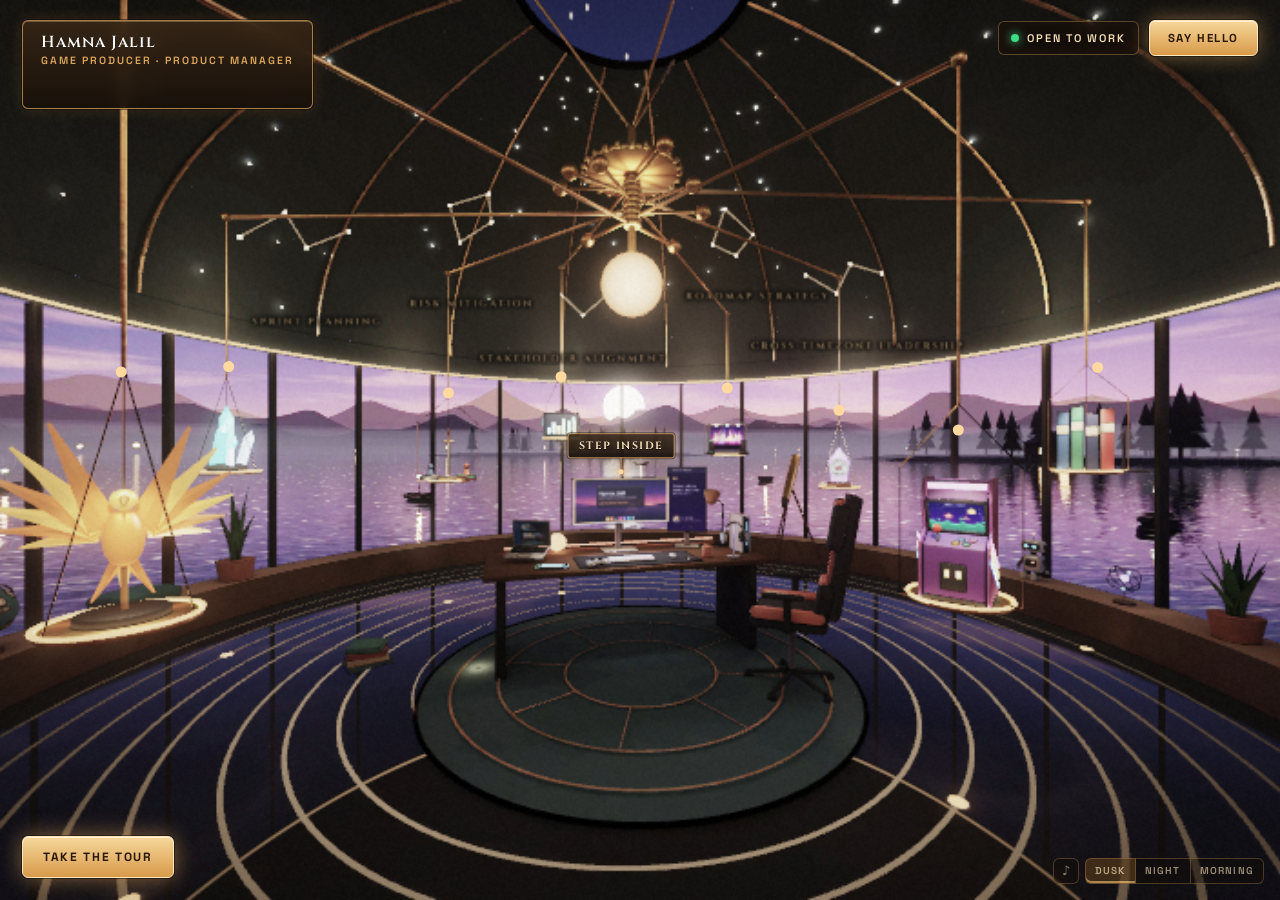
<file: index.html>
<!doctype html>
<html lang="en">
<head>
<meta charset="utf-8">
<meta name="viewport" content="width=device-width, initial-scale=1, viewport-fit=cover">
<!--seo:title--><title>Hamna Jalil — Game Producer &amp; Product Manager</title><!--/seo:title-->
<meta name="description" content="Hamna Jalil, game producer and product manager. A studio you can walk into, with a computer you can step inside.">
<meta name="theme-color" content="#0b0d16">
<meta property="og:type" content="website">
<meta property="og:title" content="Hamna Jalil — the studio">
<meta property="og:description" content="Game producer and product manager. A studio you can walk into, with a computer you can step inside.">
<meta property="og:url" content="https://hamnajalil.com/">
<meta property="og:image" content="https://hamnajalil.com/studio/img/share.jpg">
<meta name="twitter:image" content="https://hamnajalil.com/studio/img/share.jpg">
<link rel="canonical" href="https://hamnajalil.com/">
<!--seo:ld--><script type="application/ld+json">{"@context":"https://schema.org","@type":"Person","name":"Hamna Jalil","jobTitle":"Game Producer & Product Manager","url":"https://hamnajalil.com/","sameAs":["https://linkedin.com/in/hamnabukhari"]}</script><!--/seo:ld-->
<meta name="twitter:card" content="summary_large_image">
<link rel="icon" type="image/svg+xml" href="data:image/svg+xml,%3Csvg xmlns='http://www.w3.org/2000/svg' viewBox='0 0 64 64'%3E%3Crect width='64' height='64' rx='14' fill='%2314132c'/%3E%3Ccircle cx='32' cy='32' r='21' fill='none' stroke='%23dea85c' stroke-width='2.5'/%3E%3Ccircle cx='32' cy='32' r='12' fill='none' stroke='%23dea85c' stroke-opacity='.55' stroke-width='2'/%3E%3Ccircle cx='32' cy='32' r='6' fill='%23ffd9a0'/%3E%3Ccircle cx='50' cy='21' r='4.5' fill='%23ff8a5c'/%3E%3C/svg%3E">
<script>/* links to the old one-page site's sections (hamnajalil.com/#contact and the like) go on to the same section of the portfolio, which moved to /portfolio/ */
if (/^#(about|experience|quests|skills|methodology|achievements|recommendations|contact|studio|map)$/.test(location.hash)) location.replace('portfolio/' + location.hash);</script>
<script type="importmap">{ "imports": { "three": "./studio/three/three.module.js", "three/addons/": "./studio/three/addons/" } }</script>
<script>/* Start the room's downloads at once. Without this the browser finds them one file after another and the big ones start seconds late (measured 2026-11-24). Keep this list in step with what studio/main.js loads first. */
if (!/[?&]plain(&|=|$)/.test(location.search)) {
  var add = function (rel, href, as) { var l = document.createElement('link'); l.rel = rel; l.href = 'studio/' + href; if (as) { l.as = as; l.crossOrigin = 'anonymous'; } document.head.appendChild(l); };
  ['content.js', 'main.js', 'os.js', 'sound.js', 'three/three.module.js', 'three/three.core.js', 'three/addons/loaders/GLTFLoader.js', 'three/addons/utils/BufferGeometryUtils.js', 'three/addons/utils/SkeletonUtils.js', 'three/addons/libs/meshopt_decoder.module.js'].forEach(function (f) { add('modulepreload', f); });
  add('preload', 'room.glb', 'fetch');
  ['bake_shell_A.webp', 'bake_furn_A.webp', 'bake_props_A.webp', 'pano.webp', 'bake_shell_B.webp', 'bake_furn_B.webp', 'bake_props_B.webp'].forEach(function (f) { add('preload', f, 'image'); });
}
</script>
<link rel="preconnect" href="https://fonts.googleapis.com">
<link rel="preconnect" href="https://fonts.gstatic.com" crossorigin>
<link href="https://fonts.googleapis.com/css2?family=Space+Grotesk:wght@400;500;600;700&family=JetBrains+Mono:wght@400;600&family=Cinzel:wght@500;600;700&display=swap" rel="stylesheet">
<link rel="stylesheet" href="studio/os.css">
</head>
<body>
<div id="veil"><div class="in"><div class="who"></div><div class="role"></div><div class="bar"><i></i></div><div class="pct"></div></div></div>
<noscript><p style="position:fixed;inset:0;display:grid;place-items:center;margin:0;color:#fff;font:600 18px system-ui;text-align:center;z-index:99">Hamna Jalil, game producer and product manager. This page needs JavaScript. <a href="portfolio/" style="color:#dea85c;margin-left:6px">Open the full portfolio</a></p></noscript>
<canvas id="gl" role="img" aria-label="A round glass studio at dusk. Eight pieces of work hang from a brass orrery around a desk; each has a labelled button, and the monitor opens a small desktop. Arrow keys walk around the desk and step closer; Enter steps into the monitor."><!--seo:text-->
<h1>Hamna Jalil</h1>
<p>Game Producer · Product Manager. I turn vision into structure, and creative ambition into shipped games.</p>
<p>I am Hamna Jalil, a game producer and product manager. I work across AAA, Web3 and live-service games.</p>
<ul>
<li><a tabindex="-1" href="https://hamnajalil.com/portfolio/#quest-phoenix">Skyborne Phoenix Flight</a> (AAA live service): A live AAA cozy MMORPG. I ran seasonal feature production with a cross-continental team spanning engineering, art, design and QA. +40% pipeline efficiency, Zero missed seasonal launches, 50+ team aligned, 700K+ installs, $40M+ ecosystem.</li>
<li><a tabindex="-1" href="https://hamnajalil.com/portfolio/#quest-rcade">RCADE Network</a> (Web3 gaming): Venture-backed Web3 gaming infrastructure across multiple titles. I co-owned the product roadmap with the game director. 700K+ installs, $40M+ ecosystem, $50M+ in-game revenue, Multi-title shipped.</li>
<li><a tabindex="-1" href="https://hamnajalil.com/portfolio/#quest-genesis">Skyborne Genesis</a> (Web3 browser game): A browser-based product with NFT-driven progression and interoperable assets inside the Skyborne universe. On-time launch, Seamless IP integration, NFT systems live, Browser-native delivery.</li>
<li><a tabindex="-1" href="https://hamnajalil.com/portfolio/#quest-dastaan">Dastaan</a> (Tactical RPG): A turn-based tactical RPG. I was the end-to-end producer: scope, milestone plan and cross-discipline coordination, from concept to full launch. 30+ team shipped, On-scope delivery, Full 0→1 lifecycle.</li>
<li><a tabindex="-1" href="https://hamnajalil.com/portfolio/#quest-festival">Music Festival Tycoon</a> (Simulation): A simulation title. I managed feature scoping, resource allocation and milestone planning with the design and engineering leads. On-time delivery, 6 milestone builds on schedule, 15% under budget.</li>
<li><a tabindex="-1" href="https://hamnajalil.com/portfolio/#achievements">Women in Games ambassador</a> (Community): I am an International Women in Games ambassador, advocating for equity, inclusion and opportunity across the games industry.</li>
<li><a tabindex="-1" href="https://hamnajalil.com/portfolio/#achievements">The certificate shelf</a> (Certifications): Google Project Management, Agile with Atlassian Jira, IBM Scrum Master, the UC Boulder Project Management specialization and the Stanford Machine Learning specialization.</li>
<li><a tabindex="-1" href="https://hamnajalil.com/sprint-health/">Sprint health</a> (Tool I built): A sprint health tool I built for my portfolio, because production craft should be something you can click on.</li>
</ul>
<p><a tabindex="-1" href="https://hamnajalil.com/portfolio/">Case studies</a> · <a tabindex="-1" href="https://hamnajalil.com/HAMNA_JALIL.pdf">Résumé (PDF)</a> · <a tabindex="-1" href="https://linkedin.com/in/hamnabukhari">LinkedIn</a></p>
<!--/seo:text--></canvas>
<div id="label"></div>
<div id="tags"></div>
<div id="intro"><div class="motto"></div><h1></h1><div class="role"></div><p></p></div>
<button id="who"><b></b><small></small></button>
<nav id="cta"><span class="status"></span><button class="hello">Say hello</button></nav>
<div id="how"></div>
<nav id="nav"><button class="tour"></button><button class="home"></button></nav>
<aside id="hello" aria-live="polite">
  <button class="close" aria-label="Close">Close</button>
  <h2></h2>
  <p></p>
  <div class="links"></div>
  <h4></h4>
  <div class="quotes"></div>
</aside>
<aside id="card" aria-live="polite">
  <button class="close" aria-label="Close">Close</button>
  <div class="art"></div>
  <div class="lead"></div>
  <div class="kind"></div>
  <h2></h2>
  <div class="tags"></div>
  <p></p>
  <div class="wins"></div>
  <details class="story"><summary>The story</summary><div class="st"></div></details>
  <a target="_blank" rel="noopener"></a>
  <div class="nav"><button class="prev">Previous</button><span class="count"></span><button class="next">Next</button></div>
</aside>
<button id="sound" class="soundbtn">Enable sound</button>
<div id="os"></div>
<script type="module" src="studio/boot.js"></script>
</body>
</html>
</file>
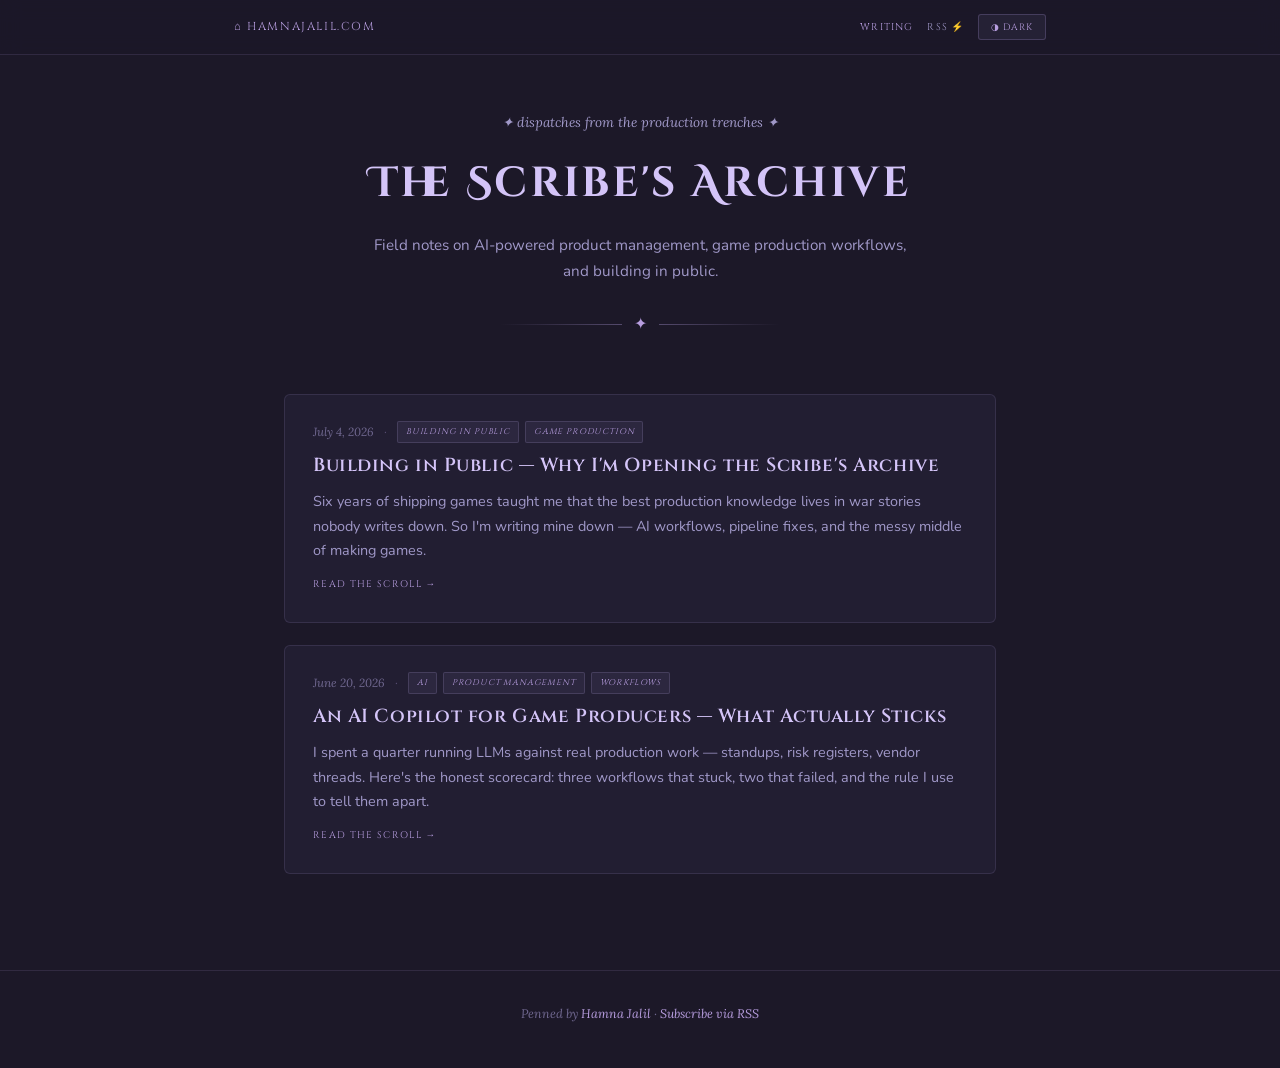
<file: blog/index.html>
<!DOCTYPE html>
<html lang="en">
<head>
<meta charset="UTF-8"/><meta name="viewport" content="width=device-width,initial-scale=1"/>
<title>Writing · Hamna Jalil</title>
<meta name="description" content="Field notes on AI-powered product management, game production workflows, and building in public — by Hamna Jalil, game producer &amp; product manager."/>
<meta property="og:title" content="The Scribe's Archive · Hamna Jalil"/>
<meta property="og:description" content="Field notes on AI-powered product management, game production workflows, and building in public."/>
<meta property="og:type" content="website"/>
<meta property="og:url" content="https://hamnajalil.com/blog/"/>
<link rel="canonical" href="https://hamnajalil.com/blog/"/>
<link rel="alternate" type="application/rss+xml" title="Hamna Jalil — Writing" href="https://hamnajalil.com/blog/feed.xml"/>
<link rel="icon" type="image/svg+xml" href="[data-uri]"/>
<link href="https://fonts.googleapis.com/css2?family=Cinzel+Decorative:wght@400;700&family=Cinzel:wght@400;600;700&family=Lora:ital,wght@0,400;0,600;1,400&family=Nunito:wght@300;400;600;700&display=swap" rel="stylesheet"/>
<link rel="stylesheet" href="blog.css"/>
</head>
<body>
<header class="blog-header">
  <div class="blog-header-inner">
    <a class="blog-home-link" href="/">⌂ HAMNAJALIL.COM</a>
    <nav class="blog-header-nav">
      <a href="./" class="active">WRITING</a>
      <a href="feed.xml" title="RSS feed">RSS ⚡</a>
      <button id="themeBtn" aria-label="Toggle light/dark theme">◑ DARK</button>
    </nav>
  </div>
</header>

<main class="blog-wrap">
  <div class="blog-hero">
    <p class="blog-eyebrow">✦ dispatches from the production trenches ✦</p>
    <h1 class="blog-title">The Scribe's Archive</h1>
    <p class="blog-sub">Field notes on AI-powered product management, game production workflows, and building in public.</p>
    <div class="blog-rule">✦</div>
  </div>
  <ul class="post-list" id="postList">
    <li class="blog-empty">Unfurling the scrolls…</li>
  </ul>
</main>

<footer class="blog-footer">
  <p>Penned by <a href="/">Hamna Jalil</a> · <a href="feed.xml">Subscribe via RSS</a></p>
</footer>
<script src="blog.js"></script>
</body>
</html>
</file>
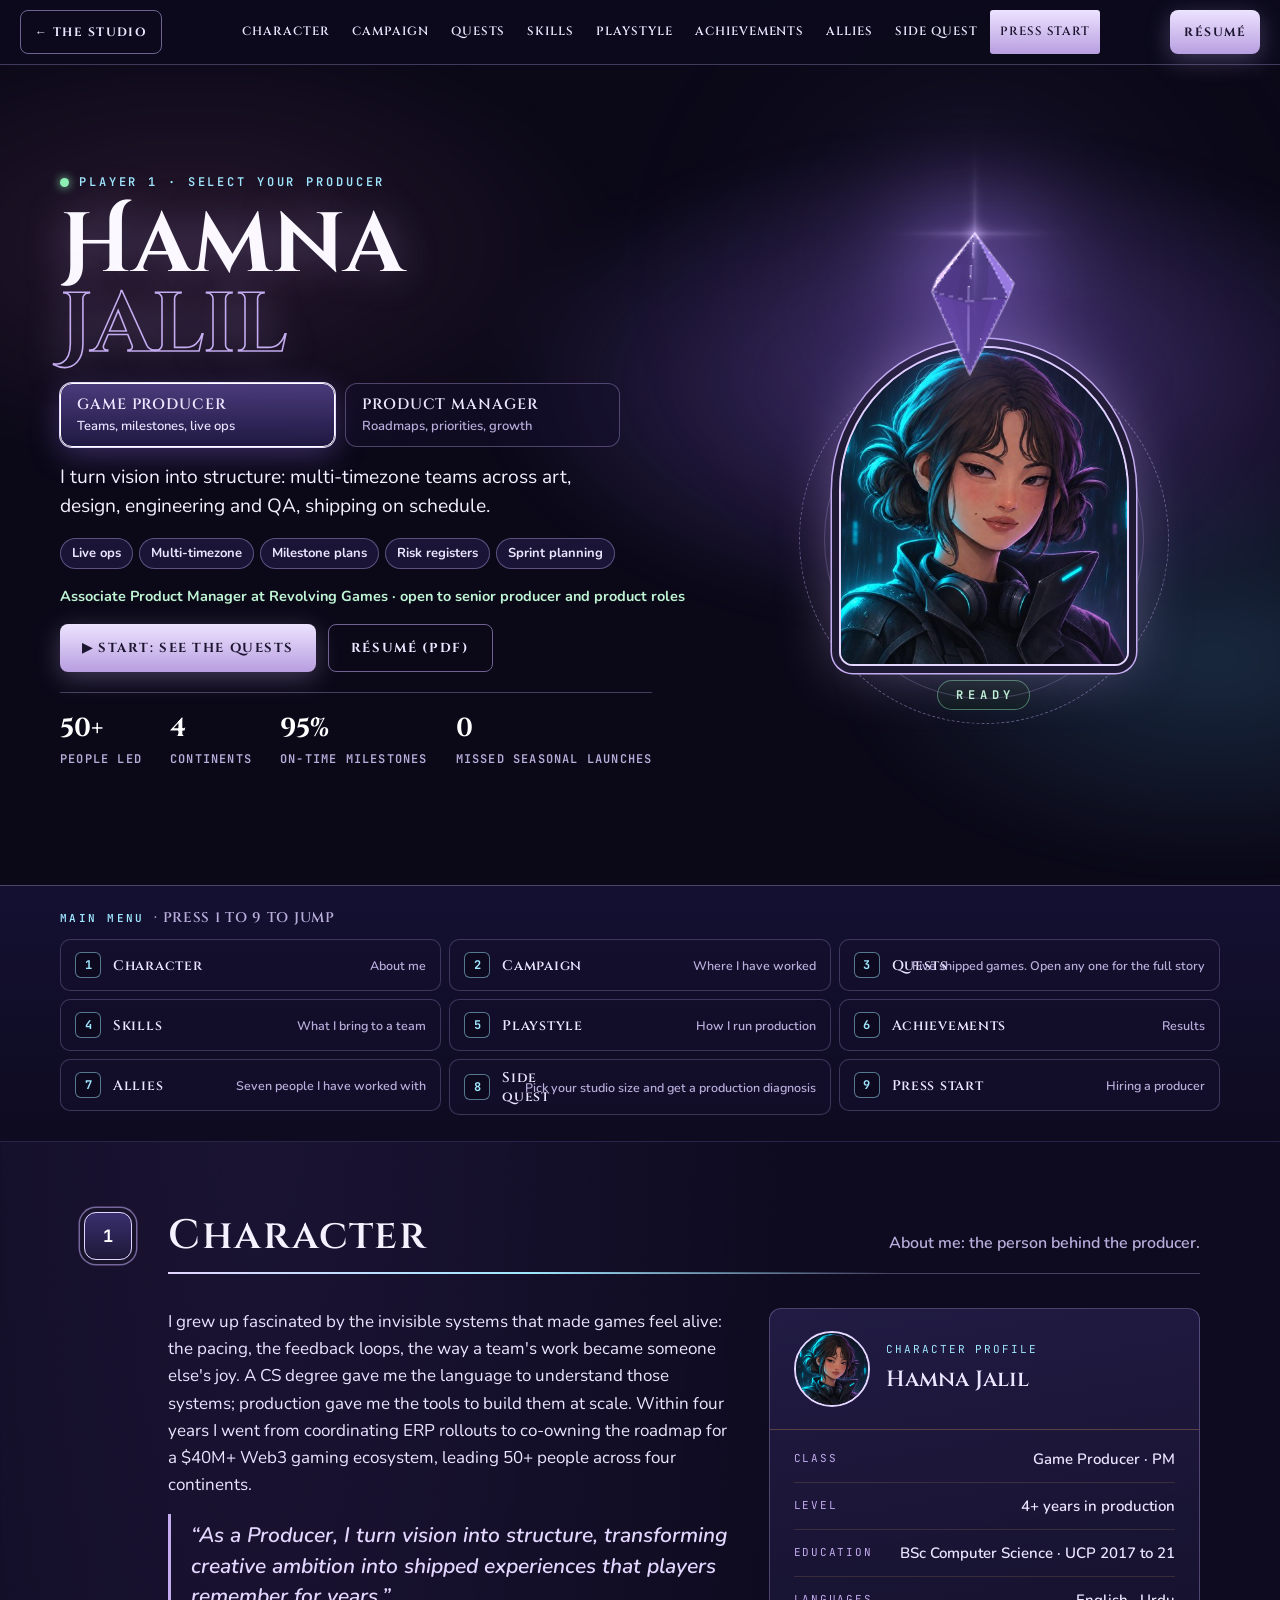
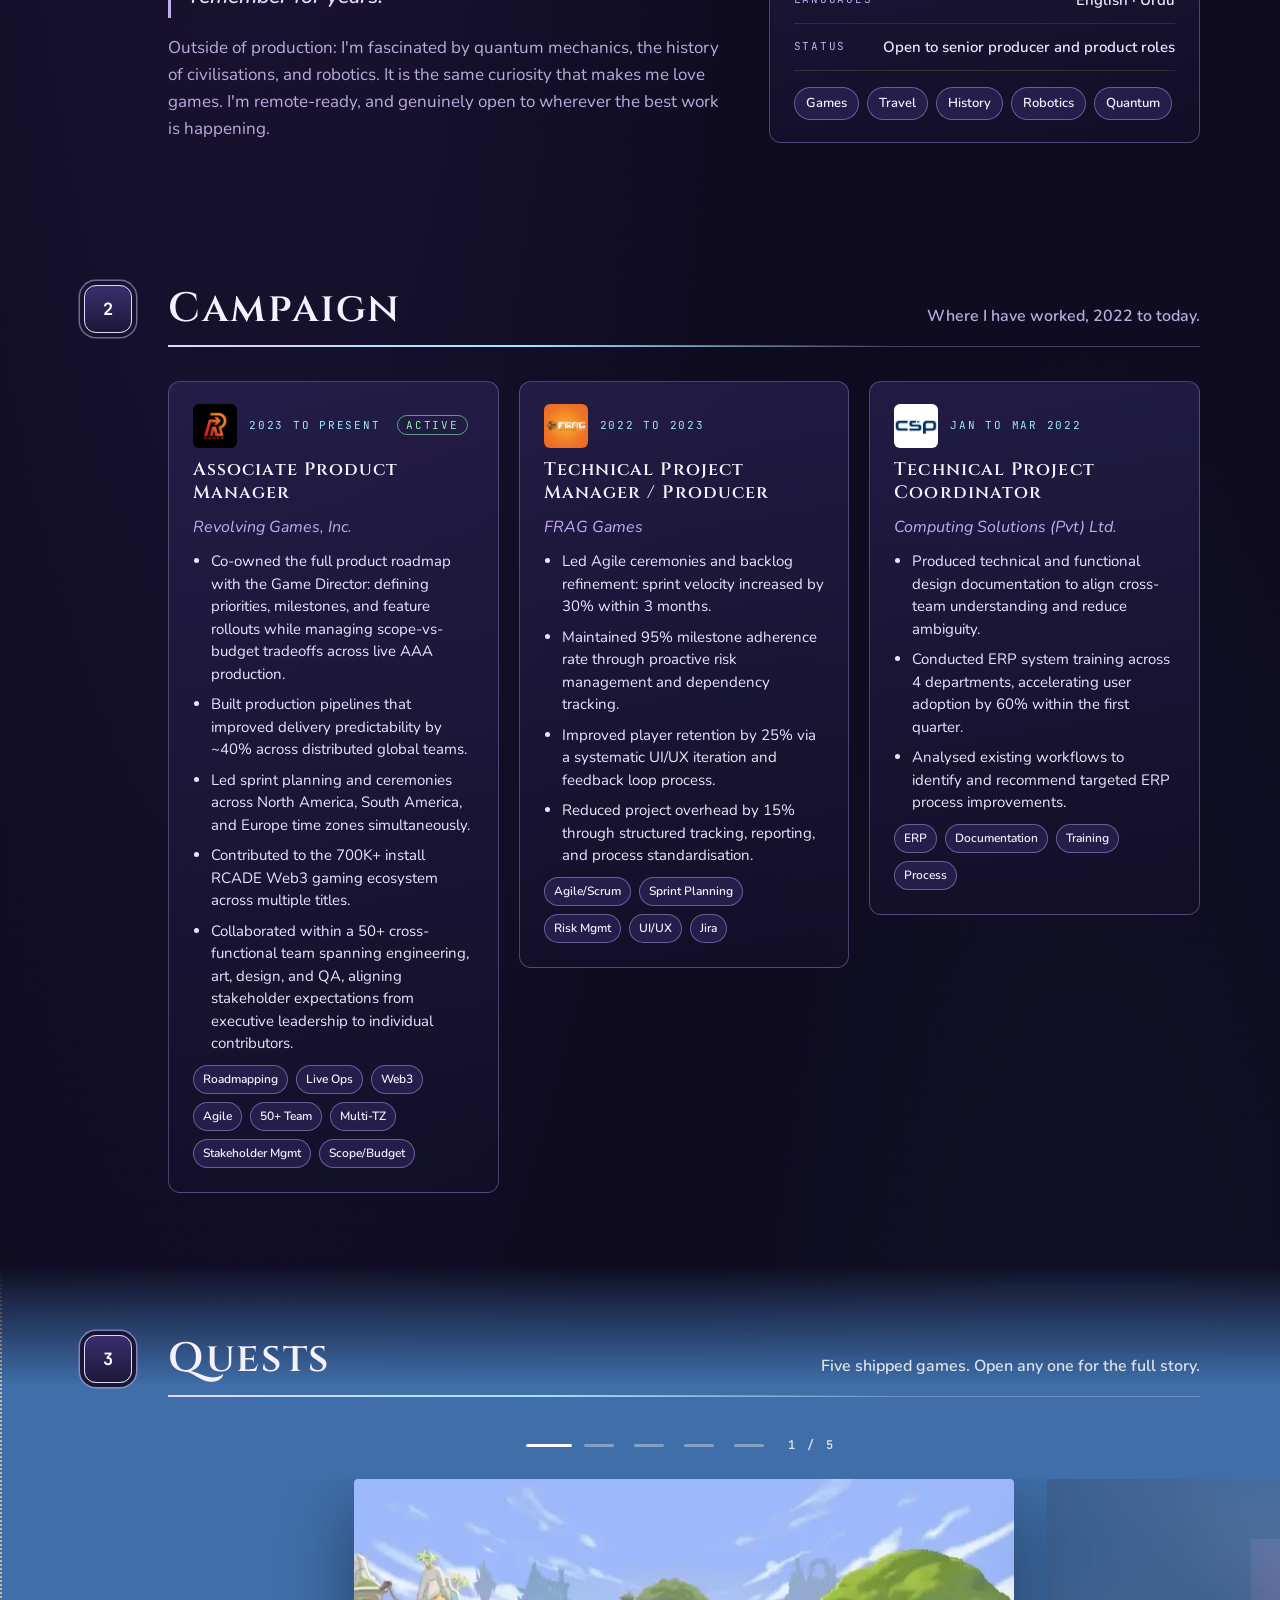
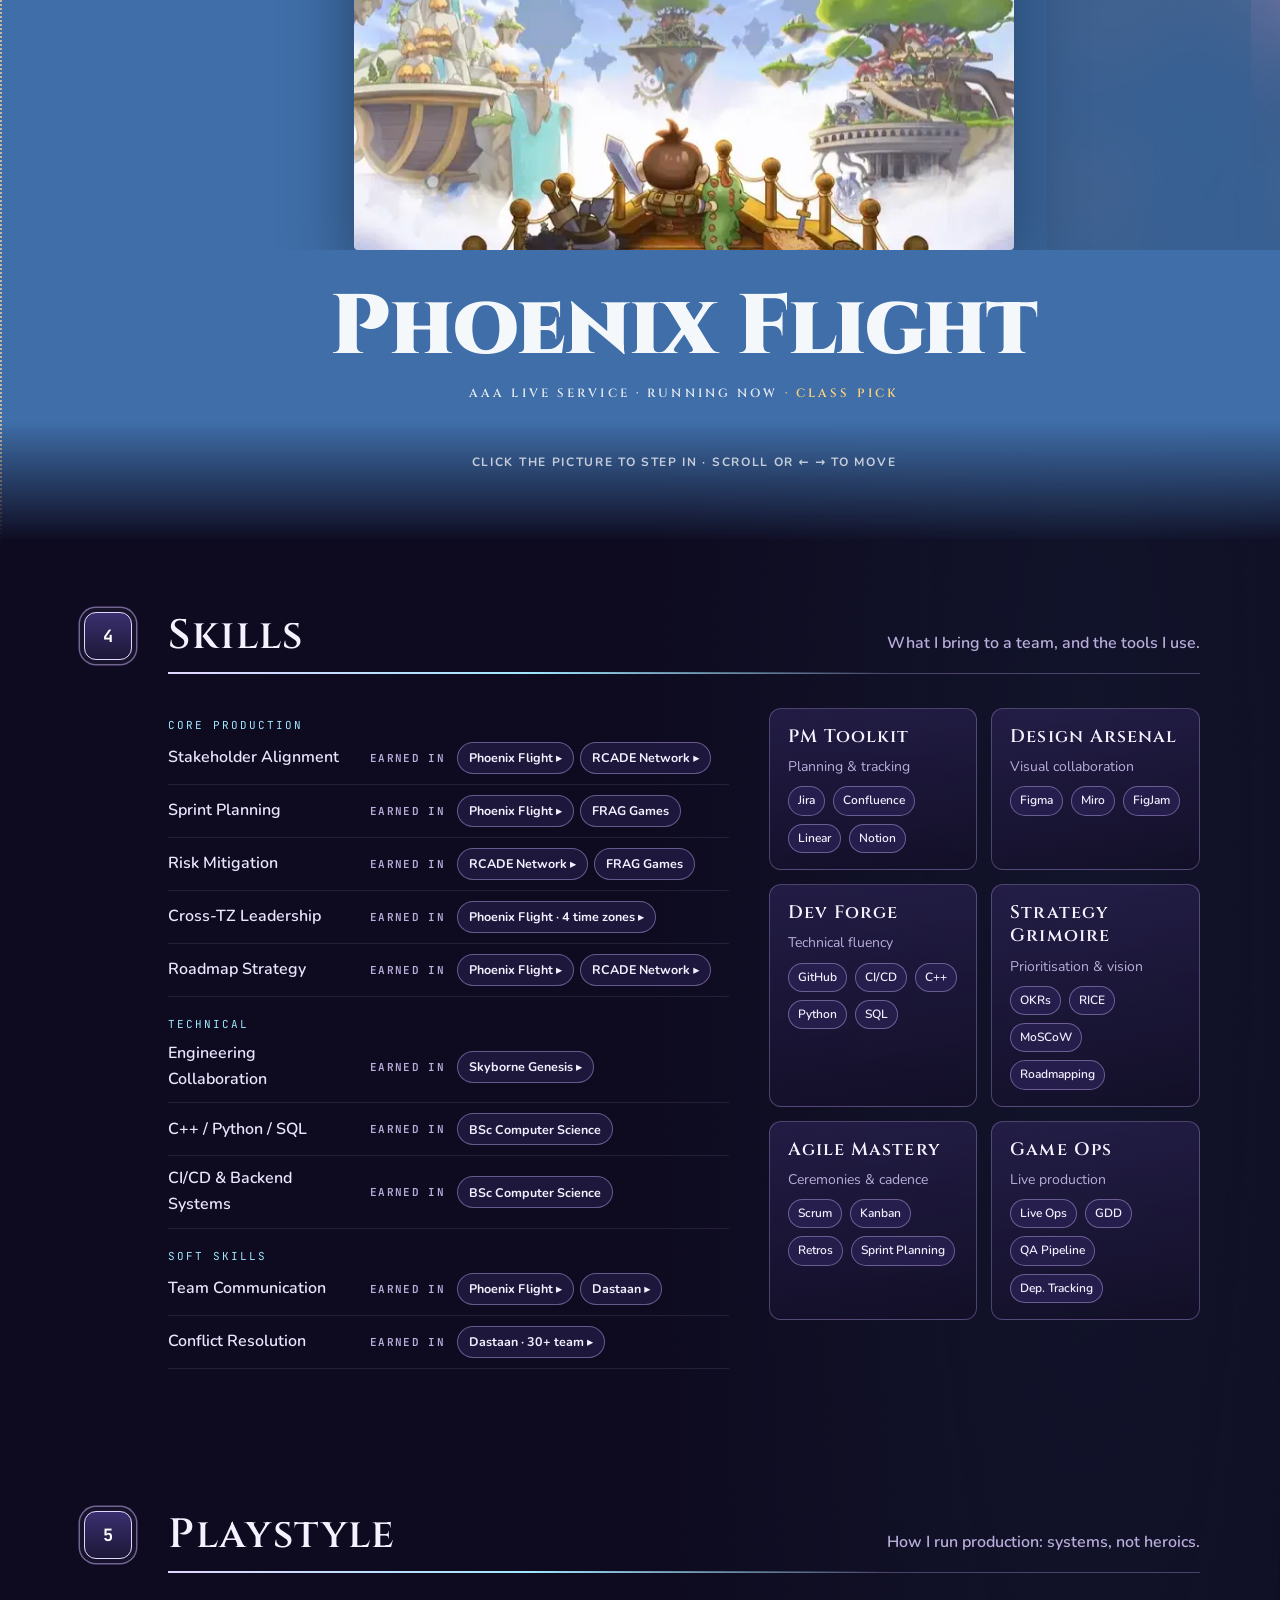
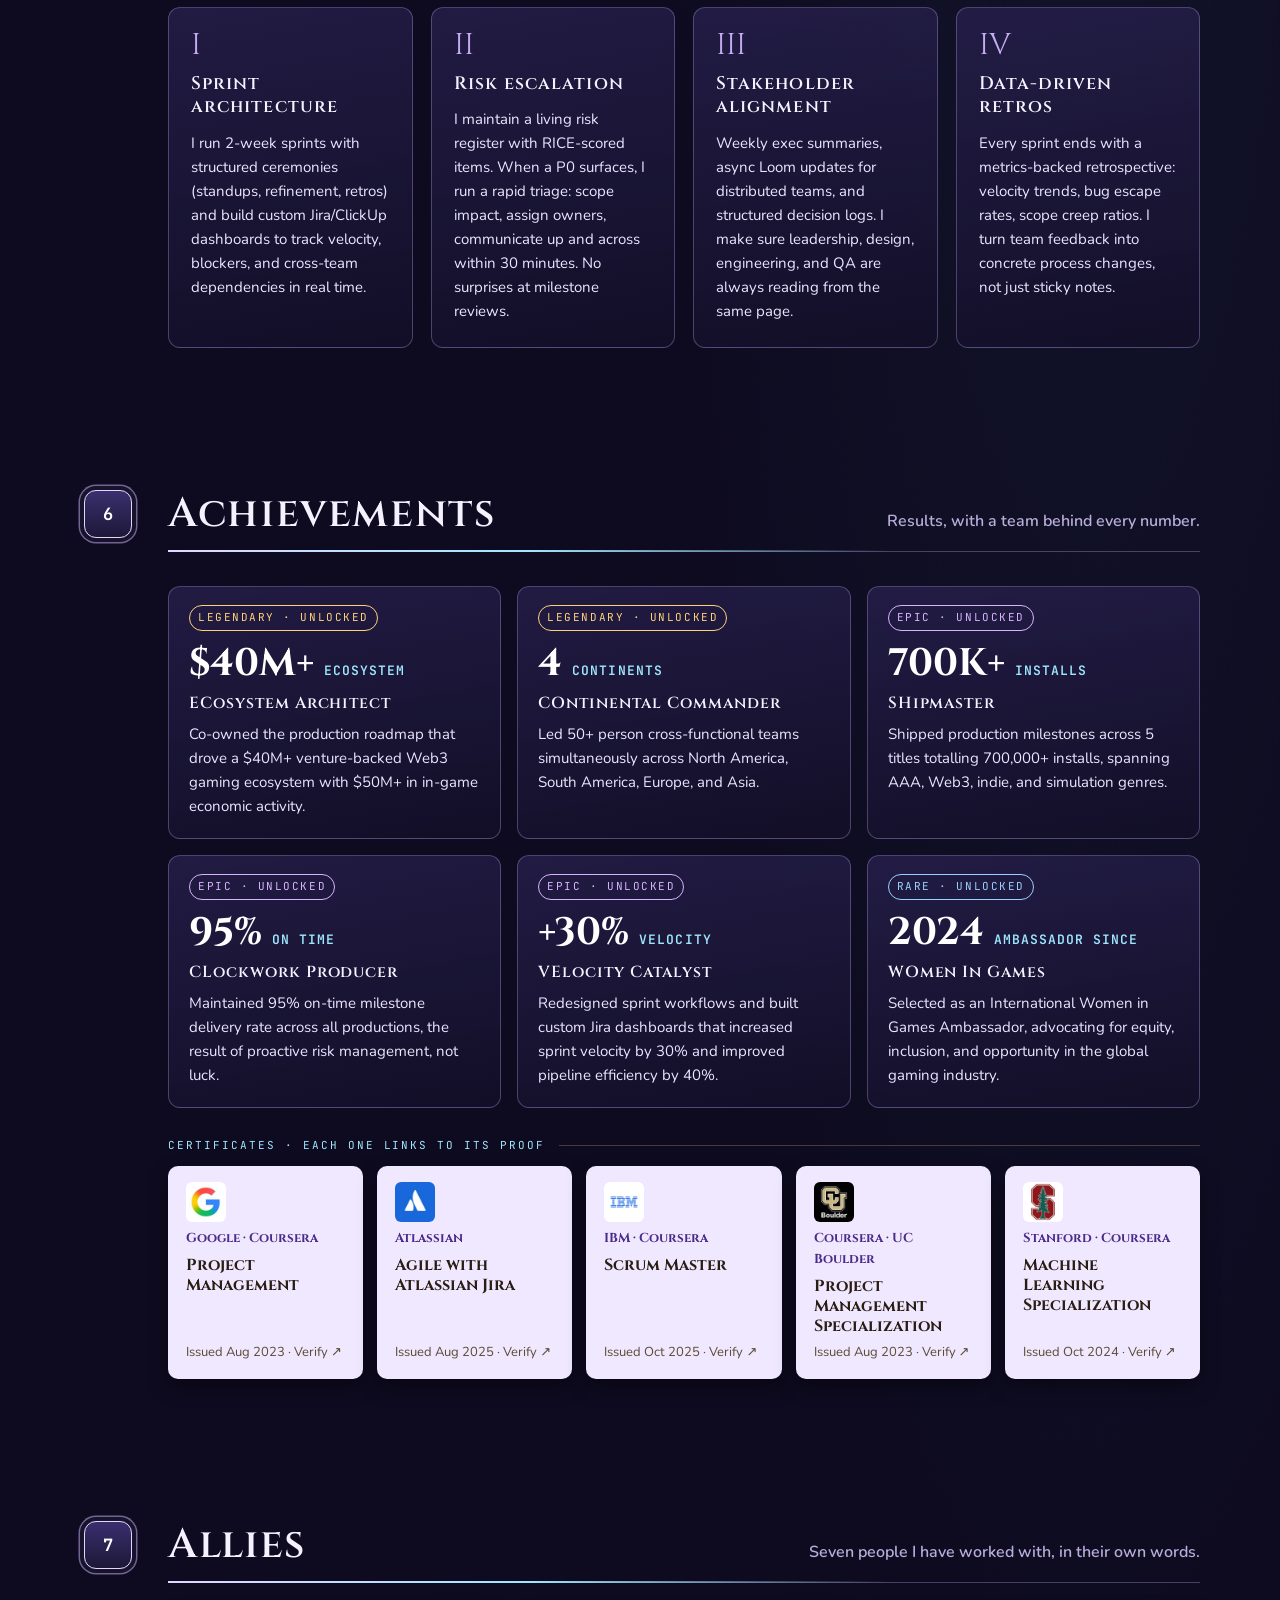
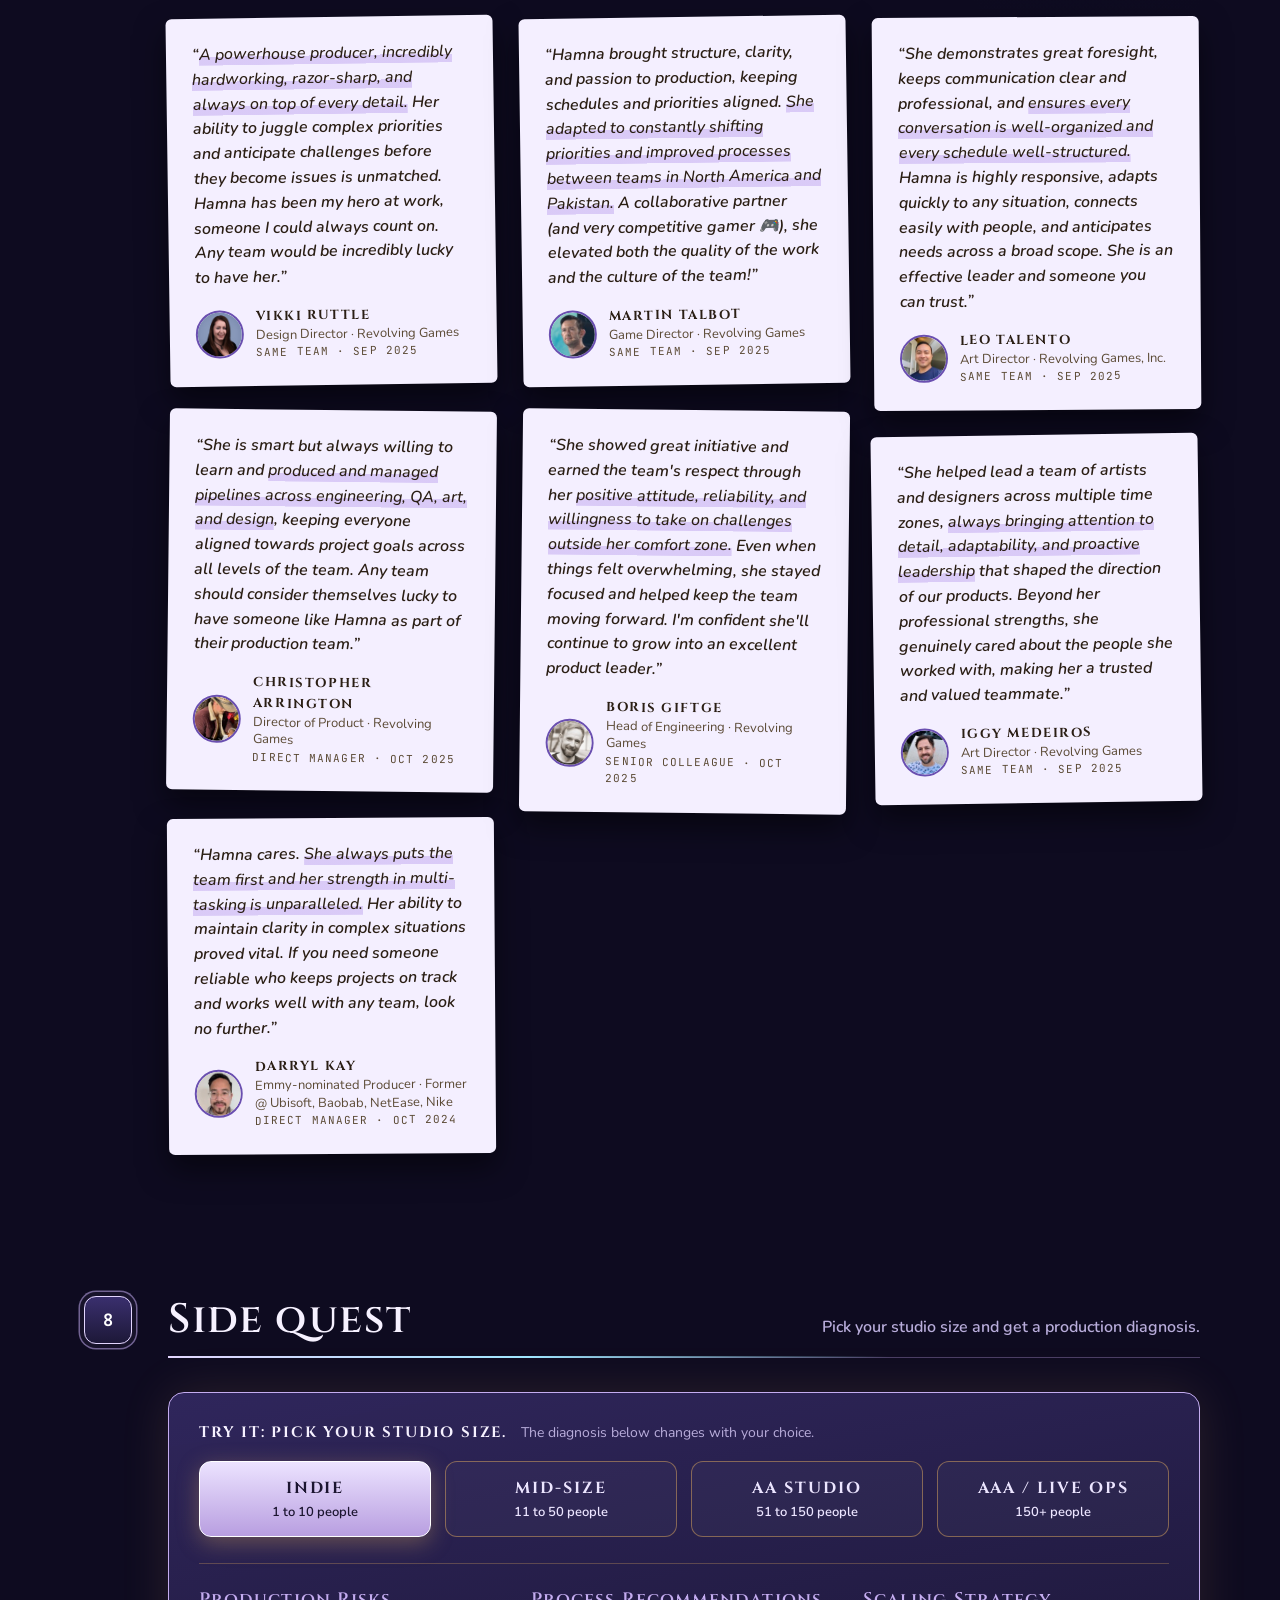
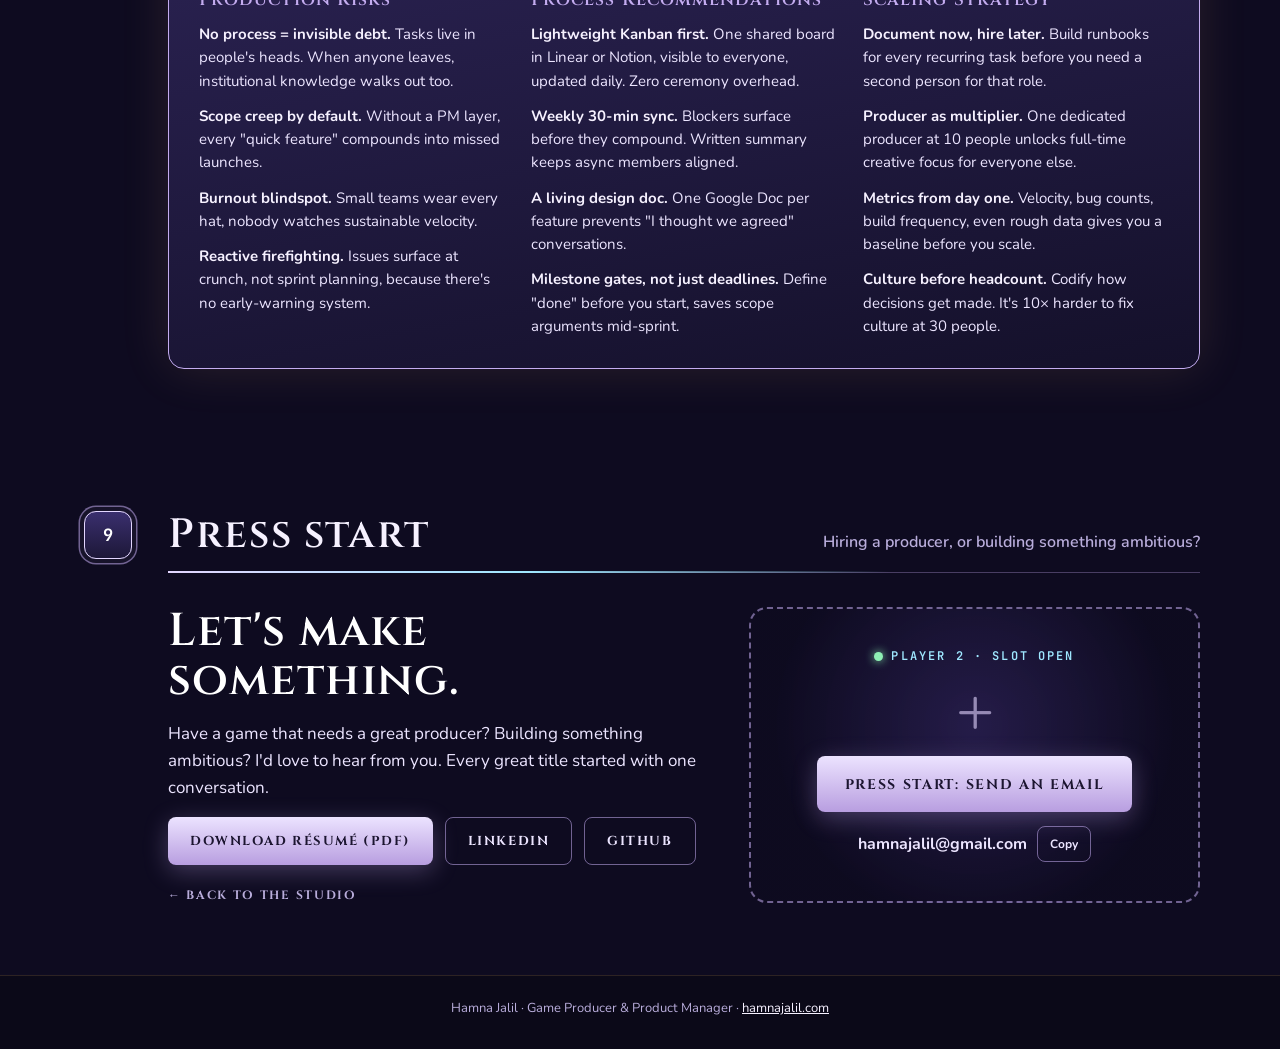
<file: portfolio/index.html>
<!doctype html>
<html lang="en">
<head>
<meta charset="utf-8">
<meta name="viewport" content="width=device-width, initial-scale=1">
<title>Hamna Jalil — Game Producer &amp; Product Manager</title>
<meta name="description" content="Hamna Jalil, Game Producer and Product Manager. 4+ years across AAA, Web3 and live-service: 700K+ installs, $40M+ ecosystem, 50+ people on 4 continents. Case studies, career, skills, recommendations and contact on one page.">
<meta name="theme-color" content="#0f0b1d">
<link rel="canonical" href="https://hamnajalil.com/portfolio/">
<meta property="og:title" content="Hamna Jalil · Game Producer">
<meta property="og:description" content="Game Producer &amp; Product Manager · 4+ years across AAA, Web3 and live-service · 700K+ installs · $40M+ ecosystem · 50+ people on 4 continents.">
<meta property="og:type" content="website">
<meta property="og:url" content="https://hamnajalil.com/portfolio/">
<meta property="og:image" content="https://hamnajalil.com/og-card.png">
<meta property="og:image:width" content="1200">
<meta property="og:image:height" content="630">
<meta property="og:image:alt" content="Hamna Jalil — Game Producer. 700K+ installs, $40M+ ecosystem, 50+ people led, 4 continents.">
<meta name="twitter:card" content="summary_large_image">
<meta name="twitter:title" content="Hamna Jalil · Game Producer">
<meta name="twitter:description" content="4+ years across AAA, Web3 and live-service · 700K+ installs · $40M+ ecosystem · 50+ people on 4 continents.">
<meta name="twitter:image" content="https://hamnajalil.com/og-card.png">
<link rel="icon" type="image/svg+xml" href="data:image/svg+xml,%3Csvg xmlns='http://www.w3.org/2000/svg' viewBox='0 0 64 64'%3E%3Crect width='64' height='64' rx='14' fill='%2314132c'/%3E%3Ccircle cx='32' cy='32' r='21' fill='none' stroke='%23dea85c' stroke-width='2.5'/%3E%3Ccircle cx='32' cy='32' r='12' fill='none' stroke='%23dea85c' stroke-opacity='.55' stroke-width='2'/%3E%3Ccircle cx='32' cy='32' r='6' fill='%23ffd9a0'/%3E%3Ccircle cx='50' cy='21' r='4.5' fill='%23ff8a5c'/%3E%3C/svg%3E">
<script type="application/ld+json">{"@context":"https://schema.org","@type":"Person","name":"Hamna Jalil","jobTitle":"Game Producer & Product Manager","url":"https://hamnajalil.com/","sameAs":["https://linkedin.com/in/hamnabukhari","https://github.com/hamnajalil"]}</script>
<link rel="preconnect" href="https://fonts.googleapis.com">
<link rel="preconnect" href="https://fonts.gstatic.com" crossorigin>
<link href="https://fonts.googleapis.com/css2?family=Cinzel+Decorative:wght@700&amp;family=Cinzel:wght@500;600;700;900&amp;family=Nunito:ital,wght@0,400;0,600;0,700;0,800;1,600&amp;family=JetBrains+Mono:wght@500;600;700&amp;display=swap" rel="stylesheet">
<style>
:root{--bg:#0f0b1d;--panel:linear-gradient(170deg,rgba(44,30,22,.92),rgba(18,12,22,.92));--brass:#dea85c;--cream:#f4dfb6;--hi:#ffe6b8;--ink:#2a1806;--mute:#cbb89c;--line:rgba(222,168,92,.38);--plum:#4a2a6a;--paper:#efe1c2;--pink:#2a1e14;
--cz:'Cinzel',Georgia,serif;--czd:'Cinzel Decorative','Cinzel',Georgia,serif;--sg:'Space Grotesk',system-ui,-apple-system,'Segoe UI',sans-serif;--mono:'JetBrains Mono',ui-monospace,Consolas,monospace;--lora:'Lora',Georgia,serif}
*{box-sizing:border-box}
html{scroll-behavior:smooth;scroll-padding-top:84px}
@media (prefers-reduced-motion:reduce){html{scroll-behavior:auto}*{transition:none!important;animation:none!important}}
body{margin:0;background:var(--bg);color:var(--cream);font-family:var(--sg);font-size:16px;line-height:1.6;-webkit-text-size-adjust:100%}
img{max-width:100%;display:block}
h1,h2,h3,p,ul,ol,dl,dd,blockquote{margin:0}ul,ol{padding:0;list-style:none}
a{color:var(--hi)}
:focus-visible{outline:2px solid #fff3cf;outline-offset:3px;border-radius:3px}
.skip{position:absolute;left:8px;top:-60px;z-index:50;background:var(--hi);color:var(--ink);padding:10px 14px;border-radius:4px;font-weight:700}
.skip:focus{top:8px}
.ico{width:20px;height:20px;flex-shrink:0;fill:none;stroke:var(--brass);stroke-width:1.6;stroke-linecap:round;stroke-linejoin:round}
.btn{display:inline-flex;align-items:center;justify-content:center;min-height:48px;padding:0 22px;border-radius:4px;font-family:var(--cz);font-weight:700;font-size:13px;letter-spacing:.12em;text-transform:uppercase;text-decoration:none;cursor:pointer;text-align:center;line-height:1.25}
.btn.gold{background:linear-gradient(180deg,#f6d79a,#d89a4a);color:var(--ink);border:0;box-shadow:0 6px 22px rgba(222,168,92,.28)}
.btn.gold:hover{filter:brightness(1.08)}
.btn.line{background:transparent;color:var(--cream);border:1px solid rgba(222,168,92,.55)}
.btn.line:hover{background:rgba(222,168,92,.12);border-color:var(--hi)}
.btn.plate{background:rgba(16,11,22,.85);color:var(--hi);border:1px solid var(--brass)}
.eyebrow{display:flex;align-items:center;gap:10px;font-family:var(--mono);font-size:11px;letter-spacing:.18em;text-transform:uppercase;color:var(--brass)}
.eyebrow.center{justify-content:center;min-height:34px;text-align:center}
.card{border:1px solid var(--line);border-radius:5px;background:var(--panel)}
.chips{display:flex;flex-wrap:wrap;gap:8px}
.chips li{font-size:13px;font-weight:600;color:var(--hi);padding:5px 11px;border:1px solid rgba(222,168,92,.45);border-radius:3px;background:linear-gradient(180deg,#3a2816,#18100a)}
.chips.small li{font-size:12px;padding:4px 9px}
.dim{color:var(--mute)}.small{font-size:14px}

/* top menu: always visible, plain words */
.top{position:sticky;top:0;z-index:20;display:flex;align-items:center;gap:12px;padding:10px 20px;background:rgba(14,10,24,.94);border-bottom:1px solid rgba(222,168,92,.4);backdrop-filter:blur(8px)}
.top .btn{min-height:44px;padding:0 14px;font-size:12px;flex-shrink:0}
.top nav{flex:1;min-width:0;overflow-x:auto;scrollbar-width:none;-webkit-mask-image:linear-gradient(90deg,transparent,#000 14px,#000 calc(100% - 14px),transparent);mask-image:linear-gradient(90deg,transparent,#000 14px,#000 calc(100% - 14px),transparent)}
.top nav::-webkit-scrollbar{display:none}
.top nav ul{display:flex;gap:2px;width:max-content;margin:0 auto;padding:0 12px}
.top nav a{display:inline-flex;align-items:center;min-height:44px;padding:0 10px;font-family:var(--cz);font-weight:600;font-size:12px;letter-spacing:.08em;text-transform:uppercase;text-decoration:none;white-space:nowrap;color:var(--cream);border-radius:3px}
.top nav a:hover{color:#fff;background:rgba(222,168,92,.14)}
.top nav a[aria-current="true"]{background:linear-gradient(180deg,#f6d79a,#d89a4a);color:var(--ink)}

/* the chart */
.hero{position:relative;overflow:hidden;background:#150f2a}
.chart{position:relative;max-width:1440px;margin:0 auto;aspect-ratio:1440/970}
.scene{position:absolute;left:-50%;top:0;width:200%;height:100%}
.intro{position:absolute;left:4.4%;top:3%;width:min(640px,48%);z-index:2;display:flex;flex-direction:column;gap:10px}
.intro h1,.big,.book h2{font-variant-ligatures:none;font-feature-settings:'liga' 0,'dlig' 0,'clig' 0,'calt' 0}.intro h1{font-family:var(--czd);font-weight:700;font-size:clamp(30px,3.5vw,50px);line-height:1.06;color:var(--cream);text-shadow:0 2px 20px rgba(10,6,20,.8);text-wrap:balance}
.intro .lead{font-size:clamp(15px,1.25vw,18px);line-height:1.5;color:#fff1d6;text-shadow:0 1px 10px rgba(10,6,20,.9);max-width:560px}
.stops{position:absolute;inset:0;z-index:2}
.stops li{position:absolute;left:var(--x);top:var(--y);transform:translate(-50%,-34px)}
.stops a{display:flex;flex-direction:column;align-items:center;gap:7px;text-decoration:none}
.medal{position:relative;display:flex;align-items:center;justify-content:center;width:68px;height:68px;border-radius:50%;border:2px solid var(--hi);background:radial-gradient(circle at 40% 30%,#4a3320,#1a110c);box-shadow:0 0 0 4px rgba(20,12,30,.9),0 0 0 5.5px rgba(222,168,92,.85),0 0 30px rgba(255,190,120,.5);transition:transform .2s,box-shadow .2s}
.medal .ico{width:28px;height:28px;stroke:var(--hi)}
.medal img{width:100%;height:100%;border-radius:50%;object-fit:cover}
.medal b{position:absolute;left:-8px;top:-8px;width:26px;height:26px;border-radius:50%;background:linear-gradient(180deg,#f6d79a,#d89a4a);color:var(--ink);font-family:var(--cz);font-size:12px;display:flex;align-items:center;justify-content:center;box-shadow:0 2px 6px rgba(0,0,0,.5)}
.stops li.big .medal{width:92px;height:92px}.stops li.big{transform:translate(-50%,-46px)}
.stops a:hover .medal,.stops a:focus-visible .medal{transform:scale(1.08);box-shadow:0 0 0 4px rgba(20,12,30,.9),0 0 0 6px #fff3cf,0 0 44px rgba(255,210,140,.8)}
.tag{display:flex;flex-direction:column;align-items:center;gap:2px;padding:6px 12px;border:1px solid var(--brass);border-radius:3px;background:linear-gradient(180deg,rgba(58,40,22,.96),rgba(24,16,10,.96));box-shadow:0 4px 14px rgba(0,0,0,.55);white-space:nowrap}
.tag strong{font-family:var(--cz);font-size:13px;letter-spacing:.1em;text-transform:uppercase;color:var(--hi)}
.tag em{font-family:var(--lora);font-style:italic;font-weight:400;font-size:12px;color:var(--mute)}
.go{position:absolute;left:0;right:0;bottom:0;z-index:3;display:flex;flex-wrap:wrap;align-items:center;justify-content:center;gap:10px 18px;padding:18px 20px 22px;background:linear-gradient(0deg,rgba(14,10,24,.96),rgba(14,10,24,0))}
.go span{font-size:15px;font-weight:600}

/* stops down the page */
.stop{position:relative;border-top:1px solid rgba(222,168,92,.16);padding:64px 0}
.stop:nth-of-type(odd){background:rgba(255,255,255,.012)}
.wrap{position:relative;max-width:1440px;margin:0 auto;padding:0 80px 0 168px}
.stop::before{content:"";position:absolute;top:0;bottom:0;left:max(95px,calc(50% - 625px));border-left:2.4px dotted rgba(255,217,160,.7)}
.buoy{position:absolute;left:64px;top:-8px;width:64px;height:64px;border-radius:50%;border:2px solid var(--hi);background:radial-gradient(circle at 40% 30%,#4a3320,#1a110c);box-shadow:0 0 0 5px var(--bg),0 0 0 6.5px rgba(222,168,92,.85),0 0 26px rgba(255,190,120,.4);display:flex;align-items:center;justify-content:center;font-family:var(--cz);font-weight:700;font-size:22px;color:var(--hi)}
.stop-head{display:flex;align-items:flex-end;justify-content:space-between;gap:24px;margin-bottom:30px}
.stop-head h2{font-family:var(--cz);font-weight:600;font-size:clamp(28px,3vw,40px);line-height:1.12;letter-spacing:.02em;margin-top:8px;text-wrap:balance}
.stop-sub{max-width:440px;font-family:var(--lora);font-style:italic;font-size:17px;line-height:1.5;color:var(--mute);text-align:right}
h3{font-family:var(--cz);font-weight:600;font-size:18px;letter-spacing:.06em;color:var(--hi);line-height:1.3}
.two{display:grid;grid-template-columns:minmax(0,1.3fr) minmax(0,1fr);gap:40px;align-items:start}
.prose{display:flex;flex-direction:column;gap:16px;font-size:17px}
blockquote{border-left:3px solid var(--brass);padding:6px 0 6px 20px;font-family:var(--lora);font-style:italic;font-size:21px;line-height:1.45;color:var(--hi)}
.profile-top{display:flex;align-items:center;gap:16px;padding:22px 24px;border-bottom:1px solid rgba(222,168,92,.3)}
.profile-top img{width:76px;height:76px;border-radius:50%;border:2px solid var(--hi);object-fit:cover}
.profile-name{font-family:var(--cz);font-weight:600;font-size:22px;margin-top:4px}
.profile dl{padding:6px 24px 0}
.profile dl div{display:flex;justify-content:space-between;gap:16px;padding:11px 0;border-bottom:1px solid rgba(222,168,92,.16)}
.profile dt{font-family:var(--mono);font-size:11px;letter-spacing:.16em;text-transform:uppercase;color:var(--brass);padding-top:3px}
.profile dd{font-size:15px;font-weight:600;text-align:right}
.profile .chips{padding:16px 24px 22px}
.current{display:grid;grid-template-columns:repeat(3,minmax(0,1fr));gap:20px;align-items:start}
.role{padding:22px 24px 24px;display:flex;flex-direction:column;gap:10px}
.role-top{display:flex;align-items:center;gap:12px}
.role-top img{width:44px;height:44px;border-radius:6px;object-fit:cover;background:#fff}
.when{font-family:var(--mono);font-size:11px;letter-spacing:.16em;text-transform:uppercase;color:var(--brass)}
.active{margin-left:8px;color:#8ef0b4;border:1px solid rgba(142,240,180,.6);border-radius:999px;padding:2px 8px;font-size:11px}
.co{font-family:var(--lora);font-style:italic;color:var(--brass)}
.bul{list-style:disc;padding-left:18px;display:flex;flex-direction:column;gap:8px;font-size:15px;line-height:1.5}
.isles{display:grid;grid-template-columns:repeat(5,minmax(0,1fr));gap:18px}
.isle{display:flex;flex-direction:column;align-items:center;gap:12px;text-align:center;scroll-margin-top:100px}
.arch{width:100%;aspect-ratio:1/1.02;padding:0;cursor:pointer;border-radius:999px 999px 6px 6px;overflow:hidden;border:2px solid var(--hi);background:radial-gradient(circle at 50% 40%,#3a2a4a,#120c1c);box-shadow:0 0 0 4px var(--bg),0 0 0 5.5px rgba(222,168,92,.8),0 0 30px rgba(255,190,120,.3);transition:box-shadow .2s}
.arch:hover{box-shadow:0 0 0 4px var(--bg),0 0 0 6px #fff3cf,0 0 44px rgba(255,210,140,.6)}
.arch img{width:100%;height:100%;object-fit:cover}
.arch.logo img{width:78%;height:auto;margin:auto;object-fit:contain}
.arch.logo{display:flex;align-items:center}
.isle h3{min-height:47px;display:flex;align-items:center}
.chip-one{font-size:13px;font-weight:600;color:var(--hi);padding:5px 11px;border:1px solid rgba(222,168,92,.45);border-radius:3px;background:linear-gradient(180deg,#3a2816,#18100a)}
.isle .btn{width:100%;min-height:44px;padding:0 10px;font-size:11px}
.pearls{display:flex;flex-direction:column;gap:10px}
.group{font-family:var(--mono);font-weight:400;font-size:11px;letter-spacing:.18em;text-transform:uppercase;color:var(--brass);margin-top:10px}
.pearls ul{display:flex;flex-direction:column;gap:9px}
.pearls li{display:grid;grid-template-columns:minmax(0,1fr) auto 54px;gap:14px;align-items:center}
.sk{font-weight:600}
.row{display:flex;gap:5px}
.row i{width:15px;height:15px;border-radius:50%;border:1px solid rgba(222,168,92,.4)}
.row i.on{border:0;background:radial-gradient(circle at 35% 30%,#fff6de,#e7c98f 60%,#a8824a)}
.lv{font-family:var(--cz);font-weight:700;font-size:14px;color:var(--hi);text-align:right}
.load{display:grid;grid-template-columns:repeat(2,minmax(0,1fr));gap:14px}
.load li.card{padding:16px 18px;display:flex;flex-direction:column;gap:8px}
.four{display:grid;grid-template-columns:repeat(4,minmax(0,1fr));gap:18px}
.four li{padding:22px 22px 24px;display:flex;flex-direction:column;gap:12px;font-size:15px}
.roman{font-family:var(--cz);font-size:30px;line-height:1;color:var(--brass)}
.badges{display:grid;grid-template-columns:repeat(3,minmax(0,1fr));gap:16px}
.badge{padding:18px 20px 20px;display:flex;flex-direction:column;gap:10px;font-size:15px}
.tier{align-self:flex-start;font-family:var(--mono);font-size:11px;letter-spacing:.14em;text-transform:uppercase;border:1px solid;border-radius:3px;padding:3px 8px}
.t-legendary .tier{color:#ffd27a}.t-epic .tier{color:#d8b4ff}.t-rare .tier{color:#9ad0ff}
.stat{margin-top:auto;padding-top:10px;border-top:1px solid rgba(222,168,92,.25);font-weight:700;color:var(--hi)}
.rule{display:flex;align-items:center;gap:14px;margin:30px 0 14px;font-family:var(--mono);font-weight:400;font-size:11px;letter-spacing:.18em;text-transform:uppercase;color:var(--brass)}
.rule::after{content:"";flex:1;height:1px;background:rgba(222,168,92,.3)}
.scrolls{display:grid;grid-template-columns:repeat(5,minmax(0,1fr));gap:14px}
.scroll{height:100%;display:flex;flex-direction:column;gap:6px;padding:16px 18px;background:var(--paper);border-radius:3px;box-shadow:0 8px 20px rgba(0,0,0,.4);text-decoration:none;color:#2a1e14;transition:transform .2s}
.scroll:hover{transform:translateY(-3px)}
.scroll img{width:40px;height:40px;border-radius:6px;object-fit:cover}
.scroll .by{font-family:var(--cz);font-weight:700;font-size:13px;color:var(--plum)}
.scroll .ct{font-family:var(--cz);font-weight:700;font-size:16px;line-height:1.25}
.scroll .when{font-size:13px;color:#5b4a35;margin-top:auto;font-family:var(--sg);letter-spacing:0;text-transform:none}
.wig{margin-top:20px;padding:20px 24px;display:flex;flex-direction:column;gap:6px}
.bottles{columns:3;column-gap:26px}
.note{break-inside:avoid;margin:0 0 26px;padding:24px 26px;background:#fbf4e2;color:#2a1e14;box-shadow:0 14px 30px rgba(0,0,0,.5);display:flex;flex-direction:column;gap:16px}
.note.n0{transform:rotate(-.8deg)}.note.n1{transform:rotate(.6deg)}.note.n2{transform:rotate(-.4deg)}
.q{font-family:var(--lora);font-style:italic;font-size:17px;line-height:1.55}
.q strong{font-style:normal;font-weight:500;background:linear-gradient(transparent 60%,rgba(222,168,92,.5) 60%)}
.who{display:flex;align-items:center;gap:12px}
.who img{width:48px;height:48px;border-radius:50%;object-fit:cover;border:2px solid var(--plum)}
.name{font-family:var(--cz);font-weight:700;font-size:13px;letter-spacing:.12em;text-transform:uppercase}
.nrole{font-size:13px;color:#5b4a35;line-height:1.35}.rel{color:#5b4a35}
.rel{font-family:var(--mono);font-size:11px;letter-spacing:.1em;text-transform:uppercase}
.sound{border:1px solid var(--brass);border-radius:6px;background:linear-gradient(170deg,rgba(58,36,24,.95),rgba(20,13,26,.95));padding:28px 30px 30px;box-shadow:0 0 50px rgba(255,190,120,.12)}
.try{margin-bottom:16px;display:flex;flex-wrap:wrap;gap:6px 14px;align-items:baseline}
.try strong{font-family:var(--cz);font-size:15px;letter-spacing:.12em;text-transform:uppercase;color:var(--hi)}
.try span{font-size:14px;color:var(--mute)}
.sizes{display:grid;grid-template-columns:repeat(4,minmax(0,1fr));gap:14px}
.size{cursor:pointer;display:flex;flex-direction:column;align-items:center;justify-content:center;gap:4px;min-height:76px;border-radius:4px;background:rgba(255,255,255,.03);border:1px solid rgba(222,168,92,.5);color:var(--cream);font-family:var(--cz)}
.size span{font-weight:700;font-size:16px;letter-spacing:.12em;text-transform:uppercase}
.size small{font-family:var(--sg);font-size:13px;font-weight:600}
.size:hover{background:rgba(222,168,92,.12)}
.size[aria-pressed="true"]{background:linear-gradient(180deg,#f6d79a,#d89a4a);border-color:#fff3cf;color:var(--ink);box-shadow:0 6px 22px rgba(222,168,92,.35)}
.diag{display:grid;grid-template-columns:repeat(3,minmax(0,1fr));gap:26px;margin-top:26px;padding-top:24px;border-top:1px solid rgba(222,168,92,.3)}
.diag[hidden]{display:none}
.diag h3{color:var(--brass);margin-bottom:12px}
.diag ul{display:flex;flex-direction:column;gap:12px;font-size:15px;line-height:1.55}
.diag strong{color:var(--hi)}
.vault{display:grid;grid-template-columns:minmax(0,1fr) 300px;gap:40px;align-items:center}
.cards{display:grid;grid-template-columns:repeat(8,minmax(0,1fr));gap:12px}
.mc{aspect-ratio:3/4;cursor:pointer;border-radius:6px;border:1px solid var(--brass);background:repeating-linear-gradient(45deg,#2c1f30,#2c1f30 6px,#241828 6px,#241828 12px);display:flex;align-items:center;justify-content:center;box-shadow:0 8px 18px rgba(0,0,0,.45);color:rgba(222,168,92,.8);font-family:var(--cz);font-size:22px;padding:0}
.mc .ico{display:none;width:44%;height:auto;stroke:var(--ink)}
.mc.up,.mc.done{background:linear-gradient(180deg,#f6d79a,#d89a4a)}
.mc.up .ico,.mc.done .ico{display:block}.mc.up .qm,.mc.done .qm{display:none}
.mc.done{opacity:.75;cursor:default}
.vault-side{display:flex;flex-direction:column;align-items:flex-start;gap:12px}
.beacon{align-items:center}
.big{font-family:var(--czd);font-weight:700;font-size:clamp(36px,4.4vw,56px);line-height:1.04}
.beacon .lead{font-size:18px;margin:14px 0 20px}
.links{display:flex;flex-wrap:wrap;gap:12px}
.light{position:relative;height:300px;border:1px solid var(--line);border-radius:6px;overflow:hidden;background:linear-gradient(180deg,#120f2b 0%,#3a2260 55%,#8a3f66 78%,#33245a 79%,#150f2a 100%)}
.light svg{position:absolute;inset:0;width:100%;height:100%}
.light .btn{position:absolute;left:50%;bottom:18px;transform:translateX(-50%);min-height:44px;font-size:12px;white-space:nowrap}
footer{border-top:1px solid rgba(222,168,92,.16);padding:22px 20px 30px;text-align:center;font-size:13px;color:var(--mute)}

/* the logbook */
dialog{width:min(1180px,calc(100vw - 32px));max-height:calc(100dvh - 32px);padding:0;border:0;border-radius:8px;background:var(--paper);color:#2a1e14;box-shadow:0 40px 90px rgba(0,0,0,.7),0 0 0 8px #3a2414,0 0 0 9px var(--brass);overflow:auto}
dialog::backdrop{background:rgba(8,5,14,.78)}
.book{display:grid;grid-template-columns:minmax(0,1fr) minmax(0,1fr);position:relative}
.book::before{content:"";position:absolute;left:50%;top:0;bottom:0;width:70px;margin-left:-35px;background:linear-gradient(90deg,rgba(90,60,30,0),rgba(90,60,30,.28) 48%,rgba(40,24,10,.5) 50%,rgba(90,60,30,.28) 52%,rgba(90,60,30,0));pointer-events:none}
.pg{padding:44px 52px;display:flex;flex-direction:column;gap:18px}
.pg.l{background:linear-gradient(90deg,#e7d6b0,var(--paper) 30%)}.pg.r{background:linear-gradient(270deg,#e7d6b0,var(--paper) 30%)}
.book .eyebrow{color:#5b4a35}
.book h2{font-family:var(--cz);font-weight:700;letter-spacing:.02em;font-size:clamp(26px,3vw,38px);line-height:1.08;text-wrap:balance}
.book .sub{font-family:var(--lora);font-style:italic;font-size:17px;color:#5b4a35}
.photo{align-self:center;width:min(440px,100%);padding:10px 10px 12px;background:#fbf4e2;box-shadow:0 10px 24px rgba(60,36,10,.35);transform:rotate(-1.4deg)}
.photo img{width:100%;aspect-ratio:16/9;object-fit:cover;background:#2a1e14}
.photo.logo img{object-fit:contain;padding:18px}
.stamps{display:flex;flex-wrap:wrap;justify-content:space-between;gap:10px}.stamps[hidden]{display:none}
.stamp{display:flex;flex-direction:column;align-items:center;justify-content:center;width:120px;height:120px;border-radius:50%;border:2px solid var(--plum);box-shadow:inset 0 0 0 4px var(--paper),inset 0 0 0 5px var(--plum);color:var(--plum);text-align:center}
.stamp:nth-child(odd){transform:rotate(-3deg)}.stamp:nth-child(even){transform:rotate(4deg)}
.stamp b{font-family:var(--cz);font-size:25px;line-height:1}
.stamp span{font-family:var(--mono);font-size:11px;letter-spacing:.02em;max-width:92px;margin-top:5px;line-height:1.2}
.book h3{font-size:14px;letter-spacing:.18em;text-transform:uppercase;color:var(--plum);font-weight:700;margin-bottom:6px}
.book .pg p.t{font-family:var(--lora);font-size:16px;line-height:1.6}
.wins{display:grid;grid-template-columns:repeat(2,minmax(0,1fr));gap:6px 18px;font-weight:600;font-size:15px}
.wins li{display:flex;gap:8px;align-items:flex-start}
.wins li::before{content:"✓";color:var(--plum);font-weight:700}
.book-nav{grid-column:1/-1;display:flex;flex-wrap:wrap;justify-content:space-between;gap:12px;padding:18px 52px 26px;background:#e7d6b0;border-top:1px solid rgba(74,42,106,.25)}
.book-nav .btn.line{color:#2a1e14;border-color:rgba(74,42,106,.6)}
.book-nav .btn.gold{background:var(--plum);color:#fbe9d2;box-shadow:none}
.x{position:sticky;float:right;top:10px;margin:10px 10px -54px 0;z-index:3;width:44px;height:44px;border-radius:50%;border:1px solid var(--plum);background:#fbf4e2;color:var(--plum);font-size:20px;cursor:pointer}

/* tablet */
@media (max-width:1100px){
  .wrap{padding:0 28px 0 104px}.buoy{left:20px;width:56px;height:56px;font-size:19px}.stop::before{left:47px}
  .current,.four{grid-template-columns:repeat(2,minmax(0,1fr))}.isles{grid-template-columns:repeat(3,minmax(0,1fr))}.scrolls{grid-template-columns:repeat(3,minmax(0,1fr))}
  .bottles{columns:2}.cards{grid-template-columns:repeat(4,minmax(0,1fr))}.vault{grid-template-columns:1fr}
  .tag strong{font-size:11px}.tag em{display:none}.medal{width:56px;height:56px}.stops li.big .medal{width:72px;height:72px}
}
/* phone: the chart becomes a short scene plus a numbered list of all ten stops */
@media (max-width:820px){
  .top{padding:8px 10px;gap:8px}.top .btn{padding:0 10px;font-size:11px}.top .back span{display:none}
  .chart{aspect-ratio:auto;display:flex;flex-direction:column}
  .scene{position:relative;left:0;width:100%;height:230px}.scene .route{display:none}
  .intro{position:relative;left:0;top:0;width:auto;padding:0 16px;margin-top:-54px}.intro .eyebrow{display:none}
  .intro h1{font-size:30px}
  .stops{position:relative;inset:auto;display:grid;grid-template-columns:1fr;gap:8px;padding:22px 16px 0;margin-top:18px}
  .stops li,.stops li.big{position:static;transform:none}
  .stops a{flex-direction:row;gap:10px;padding:8px;min-height:60px;border:1px solid var(--line);border-radius:5px;background:var(--panel)}
  .medal,.stops li.big .medal{width:42px;height:42px;flex-shrink:0;box-shadow:0 0 0 1.5px rgba(222,168,92,.85)}
  .medal .ico{width:20px;height:20px}.medal b{left:-6px;top:-6px;width:20px;height:20px;font-size:10px}
  .tag{align-items:flex-start;padding:0;border:0;background:none;box-shadow:none;white-space:normal}
  .tag strong{font-size:13px;line-height:1.25}.tag em{display:block;font-size:12px}
  .go{position:static;padding:22px 16px 26px;background:none}
  .stop{padding:44px 0}.wrap{padding:0 16px}.stop::before{display:none}
  .buoy{position:static;width:48px;height:48px;font-size:17px;margin-bottom:14px;box-shadow:0 0 0 1.5px rgba(222,168,92,.85)}
  .stop-head{flex-direction:column;align-items:flex-start;gap:10px;margin-bottom:22px}.stop-sub{text-align:left}
  .two,.current,.four,.badges,.load,.diag{grid-template-columns:1fr;gap:16px}
  .isles{grid-template-columns:repeat(2,minmax(0,1fr))}.scrolls{grid-template-columns:repeat(2,minmax(0,1fr))}
  .bottles{columns:1}.note{transform:none!important}
  .sizes{grid-template-columns:repeat(2,minmax(0,1fr))}.sound{padding:20px 16px}
  .pearls li{grid-template-columns:minmax(0,1fr) 54px;row-gap:4px}.pearls .row{grid-column:1/-1;order:3}
  .cards{grid-template-columns:repeat(4,minmax(0,1fr));gap:8px}
  .links .btn{width:100%}.links li{width:100%}
  .book{grid-template-columns:1fr}.book::before{display:none}.pg{padding:26px 20px}.pg.l,.pg.r{background:var(--paper)}.book-nav{padding:16px 20px 22px}.book-nav .btn{width:100%}
  .stamps{display:grid;grid-template-columns:repeat(2,minmax(0,1fr))}.stamp,.stamp:nth-child(odd),.stamp:nth-child(even){width:auto;height:auto;padding:12px 8px;border-radius:14px;transform:none}.stamp b{font-size:22px}.stamp span{font-size:11px;max-width:none}.wins{grid-template-columns:1fr}
  blockquote{font-size:18px}.prose{font-size:16px}
}

:root{--bg:#0e0b20;--brass:#c4acf0;--cream:#ece5ff;--hi:#f6f1ff;--ink:#1c1530;--mute:#b9addb;--line:rgba(196,172,240,.32);--panel:linear-gradient(170deg,rgba(42,34,82,.72),rgba(19,15,40,.85));--gold:#ffd27a;--cyan:#9fe7ff;
--cz:'Cinzel',Georgia,serif;--czd:'Cinzel Decorative','Cinzel',Georgia,serif;--sg:'Nunito',system-ui,-apple-system,'Segoe UI',sans-serif;--lora:'Nunito',system-ui,sans-serif;--mono:'JetBrains Mono',ui-monospace,Consolas,monospace}
body{background:#0b0918;color:var(--cream)}
main{background:radial-gradient(60% 40% at 20% 10%,rgba(140,100,230,.10),transparent 70%),radial-gradient(50% 40% at 85% 45%,rgba(80,170,220,.06),transparent 70%),#0e0b20}
#gem{position:fixed;inset:0;width:100%;height:100%;pointer-events:none;z-index:15}
.gl .gemfb{display:none}
.top{background:rgba(12,10,28,.9);border-bottom-color:rgba(196,172,240,.3)}
.top nav a[aria-current="true"],.btn.gold{background:linear-gradient(180deg,#ece3ff,#b89ee0);color:var(--ink)}
.btn.gold{box-shadow:0 6px 24px rgba(184,158,224,.32)}.btn.line{border-color:rgba(196,172,240,.55);color:var(--cream)}.btn.line:hover{background:rgba(196,172,240,.12)}
.btn{border-radius:8px}
/* one header style: number, title, one plain line */
.stop{border-top:0;background:transparent!important;padding:72px 0}
.stop::before{display:none}
.buoy{border-radius:12px;width:48px;height:48px;left:84px;top:-2px;background:linear-gradient(180deg,#3a2f6e,#1d1838);border:1.5px solid #e3d6ff;box-shadow:0 0 0 4px rgba(14,11,32,.9),0 0 0 5.5px rgba(196,172,240,.55);color:#fff;font:700 17px var(--mono)}
.stop-head{position:relative;display:flex;align-items:baseline;gap:18px;flex-wrap:wrap;margin-bottom:34px;padding-bottom:16px;border-bottom:1px solid var(--line)}
.stop-head h2{font:600 clamp(30px,3.2vw,44px)/1.05 var(--cz);letter-spacing:.04em;margin:0;color:var(--hi)}
.stop-sub{font:600 16px var(--sg);color:var(--mute);text-align:left;max-width:none}
.stop-head::after{content:"";position:absolute;left:0;right:0;bottom:-1px;height:2px;background:linear-gradient(90deg,#e3d6ff,var(--cyan) 35%,transparent 70%);transform-origin:0 50%}
h3{color:var(--hi);font-family:var(--cz)}
.eyebrow,.group,.rule,.when{color:var(--cyan)}.ico{stroke:var(--brass)}
.card{background:var(--panel);border-color:var(--line);border-radius:12px}
.chips li,.chip-one{background:rgba(40,32,80,.85);border-color:rgba(196,172,240,.45);color:#f4efff;border-radius:999px}
blockquote{font-family:var(--sg);font-style:italic;font-weight:600;color:#e3d6ff;border-left-color:var(--brass)}
.profile-top img{border-color:#e3d6ff}
.lv{color:var(--gold)}
.row i{border-radius:3px;transform:skewX(-12deg);width:13px;border-color:rgba(196,172,240,.4)}.row i.on{background:linear-gradient(180deg,#ece3ff,#9d86d0);box-shadow:0 0 8px rgba(196,172,240,.55)}
/* class select */
.classes{display:grid;grid-template-columns:1fr 1fr;gap:10px;width:100%;max-width:560px}
.classes button{display:flex;flex-direction:column;align-items:flex-start;gap:2px;min-height:64px;padding:10px 16px;border-radius:12px;border:1px solid rgba(196,172,240,.35);background:rgba(20,16,44,.55);color:var(--cream);text-align:left;cursor:pointer;font:inherit;transition:border-color .25s,background .25s,box-shadow .25s}
.classes button:hover{border-color:#e3d6ff}
.classes b{font:600 15px var(--cz);letter-spacing:.06em;text-transform:uppercase}.classes small{font:600 13px var(--sg);color:var(--mute)}
.classes [aria-checked="true"]{border-color:#fff;background:linear-gradient(180deg,rgba(120,96,200,.55),rgba(40,32,84,.7));box-shadow:0 0 0 1px #e3d6ff,0 8px 30px rgba(140,110,230,.35)}
:root[data-cls="pm"] .classes [aria-checked="true"]{background:linear-gradient(180deg,rgba(70,150,200,.5),rgba(28,40,84,.7));box-shadow:0 0 0 1px #c8f3ff,0 8px 30px rgba(90,190,230,.3)}
.classes [aria-checked="true"] small{color:#e9e2ff}
.traits{display:flex;flex-wrap:wrap;gap:6px}.traits li{font-size:13px;font-weight:700;padding:4px 11px;border-radius:999px;border:1px solid rgba(196,172,240,.4);background:rgba(40,32,80,.55)}
.swap{animation:swap .45s ease}@keyframes swap{from{opacity:.2;translate:0 6px}to{opacity:1;translate:0 0}}
/* skills: where each was earned */
.earned{display:flex;flex-direction:column;gap:10px}.earned ul{display:flex;flex-direction:column;gap:10px}
.earned li{display:grid;grid-template-columns:minmax(0,190px) auto minmax(0,1fr);gap:12px;align-items:center;padding-bottom:10px;border-bottom:1px solid rgba(196,172,240,.12)}
.einl{font:600 11px var(--mono);letter-spacing:.12em;text-transform:uppercase;color:var(--mute)}
.eins{display:flex;flex-wrap:wrap;gap:6px}.ein{display:inline-flex;align-items:center;min-height:32px;padding:0 11px;border-radius:999px;border:1px solid rgba(196,172,240,.45);background:rgba(40,32,80,.6);color:#f4efff;font:700 12.5px var(--sg);text-decoration:none;cursor:pointer}.ein:hover{border-color:#fff;background:rgba(80,64,150,.7)}
/* achievements: number first */
.badge{gap:8px}.tier{border-radius:999px}.bignum{display:flex;align-items:baseline;gap:10px;margin:6px 0 2px}.bignum b{font:700 clamp(34px,3vw,46px)/1 var(--cz);color:#fff;font-variant-numeric:tabular-nums}.bignum span{font:600 13px var(--mono);letter-spacing:.08em;text-transform:uppercase;color:var(--cyan)}
.badge h3{font-size:16px}
.scroll{background:#efe8ff;border-radius:10px}.scroll .by{color:#4a2a8a}
/* allies */
.note{background:#f4efff;border-radius:6px}.q{font-family:var(--sg);font-style:italic;font-weight:600;font-size:16px}.note .q strong{font-style:italic;background:linear-gradient(transparent 60%,rgba(196,172,240,.55) 60%)}.who img{border-color:#6a4fb0}.name{font-family:var(--cz)}
/* side quest */
.sound{border-color:var(--brass);background:linear-gradient(170deg,rgba(50,40,96,.92),rgba(20,16,42,.95));border-radius:16px}
.try strong{font-family:var(--cz)}.size{border-radius:12px}.size[aria-pressed="true"]{background:linear-gradient(180deg,#ece3ff,#b89ee0);border-color:#fff;color:var(--ink)}
/* press start */
.coop{display:grid;grid-template-columns:minmax(0,1.2fr) minmax(0,1fr);gap:40px;align-items:stretch}
.p1c{display:flex;flex-direction:column;align-items:flex-start;gap:16px}
.big2{font:600 clamp(34px,3.6vw,52px)/1.05 var(--cz);color:#fff;letter-spacing:.02em}
.coop .lead{font-size:17px;line-height:1.6}
.tostudio{font:700 12px var(--cz);letter-spacing:.14em;text-transform:uppercase;color:var(--mute);text-decoration:none;margin-top:6px}.tostudio:hover{color:#fff}
.p2{display:flex;flex-direction:column;align-items:center;justify-content:center;gap:14px;padding:30px;border:2px dashed rgba(196,172,240,.55);border-radius:18px;background:radial-gradient(circle at 50% 40%,rgba(120,90,220,.22),rgba(14,11,32,.6) 70%);text-align:center}
.p2h{display:flex;align-items:center;gap:8px;font:600 12px var(--mono);letter-spacing:.18em;text-transform:uppercase;color:var(--cyan)}
.p2plus{font:300 64px/1 var(--sg);color:rgba(227,214,255,.6)}
.p2 .start{min-height:56px;padding:0 28px;font-size:14px}
.anim .p2 .start{animation:pulse 2.4s ease-in-out infinite}@keyframes pulse{50%{box-shadow:0 0 0 8px rgba(196,172,240,.12),0 6px 30px rgba(184,158,224,.5)}}
.p2mail{display:flex;align-items:center;gap:10px;font-weight:700;color:var(--cream)}.copy{min-height:36px;padding:0 12px;border-radius:8px;border:1px solid rgba(196,172,240,.55);background:transparent;color:var(--cream);font:700 12px var(--sg);cursor:pointer}.copy:hover{background:rgba(196,172,240,.14)}
.blip{width:9px;height:9px;border-radius:50%;background:#8ef0b4;box-shadow:0 0 10px #8ef0b4;flex-shrink:0}
footer{background:#0b0918}
/* quest details: same world as the page */
dialog{background:#15112e;color:var(--cream);box-shadow:0 40px 100px rgba(0,0,0,.7),0 0 0 1px rgba(196,172,240,.5),0 0 0 6px rgba(14,11,32,.9),0 0 0 7px rgba(196,172,240,.35);border-radius:18px}
dialog::backdrop{background:rgba(6,4,16,.8);backdrop-filter:blur(3px)}
.book::before{display:none}.pg.l,.pg.r{background:transparent}.pg.l{border-right:1px solid var(--line)}
.book .eyebrow{color:var(--cyan)}.book h2{font:600 clamp(26px,2.8vw,36px)/1.1 var(--cz);color:#fff}.book .sub{font-family:var(--sg);font-style:normal;font-weight:600;color:var(--mute)}
.photo{transform:none;background:transparent;padding:0;box-shadow:none;border-radius:12px;overflow:hidden;border:1px solid var(--line)}
.stamps{display:grid;grid-template-columns:repeat(4,minmax(0,1fr));gap:10px}.stamp,.stamp:nth-child(odd),.stamp:nth-child(even){width:auto;height:auto;padding:12px 8px;border-radius:12px;transform:none;border:1px solid var(--line);box-shadow:none;background:rgba(10,8,24,.5);color:#fff}.stamp b{font:700 22px var(--cz)}.stamp span{font:600 11px var(--mono);color:var(--cyan);max-width:none}
.book h3{color:var(--cyan);font-family:var(--mono);font-size:12px;letter-spacing:.16em}.book .pg p.t{font-family:var(--sg);color:var(--cream)}
.wins li::before{color:var(--gold)}.wins{color:#fff}
.book-nav{background:rgba(10,8,24,.6);border-top:1px solid var(--line)}.book-nav .btn.line{color:var(--cream);border-color:rgba(196,172,240,.55)}.book-nav .btn.gold{background:linear-gradient(180deg,#ece3ff,#b89ee0);color:var(--ink)}
.x{background:#241d4a;color:#fff;border-color:rgba(196,172,240,.6)}
/* scroll reveals */
.anim .rv{opacity:0;translate:0 26px;transition:opacity .75s ease var(--d,0ms),translate .85s cubic-bezier(.2,.7,.2,1) var(--d,0ms)}
.anim .rv.in{opacity:1;translate:0 0}
.anim .buoy.rv{translate:0 0;scale:.4;transition:opacity .5s ease,scale .7s cubic-bezier(.3,1.6,.5,1)}.anim .buoy.rv.in{scale:1}
.anim .stop-head.rv::after{transform:scaleX(0);transition:transform 1.2s cubic-bezier(.2,.7,.2,1) .25s}.anim .stop-head.rv.in::after{transform:scaleX(1)}
.anim .row.rv{opacity:1;translate:0 0}.anim .row.rv:not(.in) i.on{background:none;box-shadow:none;border:1px solid rgba(196,172,240,.4)}
.row i{transition:background .35s ease,box-shadow .35s ease}.row i:nth-child(1){transition-delay:150ms}.row i:nth-child(2){transition-delay:220ms}.row i:nth-child(3){transition-delay:290ms}.row i:nth-child(4){transition-delay:360ms}.row i:nth-child(5){transition-delay:430ms}.row i:nth-child(6){transition-delay:500ms}.row i:nth-child(7){transition-delay:570ms}.row i:nth-child(8){transition-delay:640ms}.row i:nth-child(9){transition-delay:710ms}.row i:nth-child(10){transition-delay:780ms}
.card,.note,.scroll,.load>li,.badges>li{transition:transform .3s ease,box-shadow .3s ease,border-color .3s ease}
.card:hover,.load>li:hover,.badges>li:hover{transform:translateY(-4px);border-color:#c4acf0;box-shadow:0 16px 40px rgba(110,80,200,.3)}
.note:hover{transform:translateY(-4px) rotate(0deg)!important}
.rise{opacity:0;transform:translateY(14px);animation:srise .9s cubic-bezier(.2,.7,.2,1) forwards}@keyframes srise{to{opacity:1;transform:none}}
@media (prefers-reduced-motion:reduce){.rise{opacity:1!important;transform:none!important}}
/* opening */
.sel{position:relative;overflow:hidden;min-height:min(calc(100vh - 65px),820px);display:flex;align-items:center;background:#0b0918}
.aur{position:absolute;inset:-20%;background:radial-gradient(38% 30% at 68% 42%,rgba(140,100,230,.40),transparent 70%),radial-gradient(30% 26% at 82% 66%,rgba(80,170,220,.20),transparent 70%),radial-gradient(34% 28% at 25% 30%,rgba(230,120,190,.12),transparent 70%);animation:aur 26s ease-in-out infinite alternate;filter:blur(18px)}
@keyframes aur{from{transform:translate(-2%,-1%) rotate(0)}to{transform:translate(2%,1%) rotate(6deg)}}
.swrap{position:relative;z-index:2;width:100%;max-width:1240px;margin:0 auto;padding:48px 40px 52px;display:grid;grid-template-columns:minmax(0,1.15fr) minmax(0,.85fr);gap:48px;align-items:center}
.stx{display:flex;flex-direction:column;align-items:flex-start;gap:16px}
.p1{display:flex;align-items:center;gap:10px;font:600 12px var(--mono);letter-spacing:.24em;text-transform:uppercase;color:var(--cyan)}
.snm{font:700 clamp(54px,6.6vw,96px)/.95 var(--czd);color:#fbf8ff;text-shadow:0 0 40px rgba(196,172,240,.35);font-feature-settings:'liga' 0,'dlig' 0,'clig' 0,'calt' 0}.snm span{display:block;color:transparent;-webkit-text-stroke:1.6px #c4acf0}
.scls{font:600 14px var(--cz);letter-spacing:.2em;text-transform:uppercase;color:#e3d6ff}
.spitch{font-size:clamp(18px,1.5vw,21px);line-height:1.55;max-width:560px;color:#f4efff}
.snow{font-size:14.5px;font-weight:700;color:#bff5d4}
.ch{display:flex;gap:12px;flex-wrap:wrap}
.sstats{display:grid;grid-template-columns:repeat(4,minmax(0,auto));gap:28px;padding-top:18px;margin-top:4px;border-top:1px solid var(--line)}.sstats b{display:block;font:700 26px var(--cz);color:#fff;font-variant-numeric:tabular-nums}.sstats span{font:600 12px var(--mono);letter-spacing:.1em;text-transform:uppercase;color:var(--mute)}
.scard{position:relative;display:flex;flex-direction:column;align-items:center;gap:14px;padding-top:110px}
.ring{position:absolute;top:118px;left:50%;margin-left:-185px;width:370px;height:370px;border-radius:50%;border:1px dashed rgba(196,172,240,.45);animation:spin 70s linear infinite}
.ring::before{content:"";position:absolute;inset:24px;border-radius:50%;border:1px solid rgba(196,172,240,.25)}
.ring i{position:absolute;left:50%;top:-5px;width:10px;height:10px;margin-left:-5px;transform:rotate(45deg);background:#e3d6ff;box-shadow:0 0 12px #c4acf0}
@keyframes spin{to{transform:rotate(360deg)}}
.gemslot{position:absolute;top:-34px;left:50%;width:140px;height:140px;margin-left:-70px;display:flex;align-items:center;justify-content:center}
.gemfb{width:44px;height:44px;transform:rotate(45deg);background:linear-gradient(135deg,#f4efff,#9d86d0);box-shadow:0 0 30px #c4acf0}
.port{position:relative;width:290px;height:320px;border-radius:145px 145px 14px 14px;overflow:hidden;border:2px solid #e3d6ff;box-shadow:0 0 0 7px rgba(14,10,32,.9),0 0 0 8.5px #c4acf0,0 0 60px rgba(196,172,240,.45)}
.port img{width:100%;height:100%;object-fit:cover;object-position:50% 20%}
.ready{font:700 12px var(--mono);letter-spacing:.4em;text-transform:uppercase;color:#bff5d4;padding:6px 14px 6px 18px;border:1px solid rgba(142,240,180,.45);border-radius:999px;background:rgba(14,30,24,.5)}
.anim .ready{animation:blink 2.4s ease-in-out infinite}@keyframes blink{50%{opacity:.45}}
.menu{position:relative;z-index:3;background:linear-gradient(180deg,#141032,#0e0b20);border-top:1px solid rgba(196,172,240,.35);border-bottom:1px solid rgba(196,172,240,.12)}
.min{max-width:1240px;margin:0 auto;padding:22px 40px 26px}
.sph{font:600 11px var(--mono);letter-spacing:.22em;text-transform:uppercase;color:var(--cyan);margin-bottom:12px}.sph span{color:var(--mute)}
.menu ol{display:grid;grid-template-columns:repeat(3,minmax(0,1fr));gap:8px}
.menu a{display:grid;grid-template-columns:auto minmax(0,1fr) auto;align-items:center;gap:12px;min-height:52px;padding:8px 14px;text-decoration:none;border:1px solid rgba(196,172,240,.25);border-radius:10px;background:rgba(20,16,44,.6);color:#ece5ff;transition:background .2s,border-color .2s,transform .2s}
.menu a:hover{background:rgba(70,56,130,.6);border-color:#e3d6ff;transform:translateX(3px)}
.menu kbd{display:inline-flex;align-items:center;justify-content:center;width:26px;height:26px;border-radius:6px;border:1px solid rgba(159,231,255,.5);font:700 12px var(--mono);color:var(--cyan);background:rgba(10,8,24,.6)}
.menu span{font:600 14px var(--cz);letter-spacing:.05em}.menu small{font:600 12.5px var(--sg);color:var(--mute);text-align:right}
@media (max-width:1100px){.buoy{left:36px}.menu ol{grid-template-columns:repeat(2,minmax(0,1fr))}.coop{grid-template-columns:1fr}}
@media (max-width:900px){.swrap{grid-template-columns:1fr;padding:30px 18px 40px;gap:24px}.scard{order:-1;padding-top:84px}.gemslot{width:90px;height:90px;margin-left:-45px}.ring{top:84px;width:290px;height:290px;margin-left:-145px}.port{width:220px;height:244px}.sstats{grid-template-columns:repeat(2,minmax(0,1fr));gap:14px;width:100%}.ch .btn{flex:1 1 100%}.snm{font-size:56px}}
@media (max-width:820px){.earned li{grid-template-columns:1fr;gap:6px}.einl{display:none}.min{padding:18px 16px 22px}.menu ol{grid-template-columns:1fr}.menu small{display:none}.stop{padding:48px 0}.buoy{position:static;margin:0 0 12px}.stop-head{gap:6px 14px}.qbody{padding:20px}}

/* quests: one game at a time, the section takes each game's colour */
#quests{overflow-x:clip;--qc:#3f6ea8}
#quests::before{display:block;content:"";position:absolute;inset:0;background-color:var(--qc);transition:background-color .9s ease;-webkit-mask-image:linear-gradient(transparent,#000 120px,#000 calc(100% - 120px),transparent);mask-image:linear-gradient(transparent,#000 120px,#000 calc(100% - 120px),transparent);pointer-events:none}
#quests .wrap{position:relative;z-index:1}
#quests .stop-head{border-bottom-color:rgba(255,255,255,.25)}#quests .stop-sub{color:rgba(255,255,255,.82)}
.qsl{position:relative;color:#fff;text-align:center;--h:clamp(190px,min(29vw,calc(100vh - 380px)),540px)}
@supports (height:100svh){.qsl{--h:clamp(190px,min(29vw,calc(100svh - 380px)),540px)}}
.qanchors span{position:absolute;top:0;left:0;scroll-margin-top:200px}
.qtop{display:flex;justify-content:center;align-items:center;gap:16px;margin:0 0 20px;transition:opacity .4s}
.qbars{display:flex;gap:4px}
.qbar{position:relative;width:46px;height:28px;padding:0;border:0;background:none;cursor:pointer}
.qbar::before{content:"";position:absolute;left:8px;right:8px;top:50%;height:3px;margin-top:-1.5px;border-radius:2px;background:#fff;opacity:.35;transition:opacity .4s,left .4s,right .4s}
.qbar:hover::before{opacity:.7}.qbar.on::before{opacity:1;left:0;right:0}
.qcount{font:600 12px var(--mono);letter-spacing:.2em;opacity:.8;min-width:4.5em;text-align:left}
.qview{position:relative;height:var(--h);width:100vw;margin-left:calc(50% - 50vw);overflow:clip;touch-action:pan-y;transition:height .7s cubic-bezier(.22,.8,.2,1)}
.qtrack{position:absolute;left:0;top:0;height:100%;display:flex;gap:clamp(14px,2.6vw,40px);transition:transform .85s cubic-bezier(.22,.8,.2,1)}
.qslide{position:relative;flex:0 0 auto;height:100%;aspect-ratio:16/9;padding:0;border:0;border-radius:4px;overflow:hidden;cursor:pointer;background:rgba(0,0,0,.25);box-shadow:0 30px 70px rgba(0,0,0,.4);opacity:.45;transition:opacity .6s,transform .85s cubic-bezier(.22,.8,.2,1)}
.qslide:hover{opacity:.7}.qslide.on{opacity:1}
.qslide img{display:block;width:100%;height:100%;object-fit:cover;transition:transform 1.2s cubic-bezier(.22,.8,.2,1)}
.qslide.on:hover img{transform:scale(1.04)}
.qslide.icon::before{content:"";position:absolute;inset:-20%;background:var(--img) center/cover;filter:blur(40px) brightness(.9)}
.qslide.icon img{position:relative;object-fit:contain;padding:9% 0;filter:brightness(1.9) contrast(1.1) saturate(1.25)}
.qslide:focus-visible{outline:3px solid #fff;outline-offset:4px}
.qcaps{display:grid;margin-top:clamp(18px,4vh,38px)}
.qcap{grid-area:1/1;opacity:0;visibility:hidden;transition:opacity .3s ease,visibility 0s .3s}
.qcap.on{opacity:1;visibility:visible;transition:opacity .45s ease .12s}
.qname{margin:0;font:900 clamp(40px,min(9vw,16vh),150px)/1 var(--cz);letter-spacing:-.01em;color:rgba(255,255,255,.95);white-space:nowrap;transition:font-size .7s cubic-bezier(.22,.8,.2,1)}
.qcap.long .qname{font-size:clamp(36px,min(6.6vw,12.5vh),112px)}
.qkind{margin:14px 0 0;font:600 12px var(--cz);letter-spacing:.26em;text-transform:uppercase;color:rgba(255,255,255,.85)}
.qsl.isfit .qcap.on .qkind::after{content:" · class pick";color:var(--gold)}
.qdet{display:none}
.qline{max-width:660px;margin:18px auto 24px;font-size:17px;line-height:1.55;color:rgba(255,255,255,.94)}
.qnums{display:flex;justify-content:center;flex-wrap:wrap;gap:18px clamp(26px,5vw,64px)}
.qnums b{display:block;font:900 clamp(28px,min(4vw,7.4vh),58px)/1 var(--cz);color:#fff}
.qnums span{display:block;margin-top:8px;font:700 11px var(--sg);letter-spacing:.18em;text-transform:uppercase;color:rgba(255,255,255,.8)}
.qmedia{display:grid;grid-template-columns:repeat(auto-fit,minmax(180px,1fr));gap:12px;max-width:900px;margin:26px auto 0}.qmedia img{width:100%;height:auto;border-radius:4px}
.qdoc{display:flex;align-items:center;justify-content:center;padding:14px;border:1px solid rgba(255,255,255,.4);border-radius:4px;color:#fff;font-weight:700}
.qread{margin-top:28px;color:#fff;border-color:rgba(255,255,255,.6)}
.qhint{margin:22px 0 0;font:700 12px var(--sg);letter-spacing:.14em;text-transform:uppercase;color:rgba(255,255,255,.72);transition:opacity .4s}
.qh-t{display:none}@media (hover:none){.qh-m{display:none}.qh-t{display:inline}}
.qback{position:absolute;top:-4px;right:0;padding:9px 14px;border:1px solid rgba(255,255,255,.55);border-radius:4px;background:rgba(0,0,0,.18);color:#fff;font:700 12px var(--cz);letter-spacing:.2em;cursor:pointer;opacity:0;pointer-events:none;transition:opacity .4s}
.qback:hover{background:rgba(0,0,0,.3)}
.qsl.open{--h:clamp(170px,min(24vw,calc(100vh - 500px)),460px)}
@supports (height:100svh){.qsl.open{--h:clamp(170px,min(24vw,calc(100svh - 500px)),460px)}}
.qsl.open .qslide:not(.on){opacity:0;pointer-events:none}
.qsl.open .qslide.on{transform:scale(1.05)}
.qsl.open .qname{font-size:clamp(26px,min(4.2vw,7.4vh),62px)}
.qsl.open .qdet{display:block;animation:qin .6s ease .2s both}
@keyframes qin{from{opacity:0;transform:translateY(16px)}}
.qsl.open .qtop,.qsl.open .qhint{opacity:0;pointer-events:none}
.qsl.open .qback{opacity:1;pointer-events:auto}
.sr-only{position:absolute;width:1px;height:1px;overflow:hidden;clip:rect(0 0 0 0);white-space:nowrap}
@media (max-width:700px){.qsl{--h:min(46vw,calc(100vh - 330px))}.qsl.open{--h:min(42vw,calc(100vh - 420px))}
 .qname{white-space:normal;text-wrap:balance;font-size:clamp(34px,11vw,64px)}.qsl.open .qname{font-size:28px}
 .qline{font-size:16px}.qnums{display:grid;grid-template-columns:1fr 1fr;gap:18px 12px;max-width:340px;margin:0 auto}.qnums b{font-size:28px}.qtop{margin-bottom:16px}.qback{top:-8px}}
@media (prefers-reduced-motion:reduce){.qtrack,.qslide,.qslide img,.qview,.qname,.qcap,#quests::before{transition:none!important}.qsl.open .qdet{animation:none}}
</style>
</head>
<body>
<a class="skip" href="#main">Skip to content</a>
<header class="top">
  <a class="btn line back" href="https://hamnajalil.com/" aria-label="Back to the studio">←<span>&nbsp;The studio</span></a>
  <nav aria-label="Sections of this page"><ul>
    <li><a href="#about">Character</a></li>
    <li><a href="#experience">Campaign</a></li>
    <li><a href="#quests">Quests</a></li>
    <li><a href="#skills">Skills</a></li>
    <li><a href="#methodology">Playstyle</a></li>
    <li><a href="#achievements">Achievements</a></li>
    <li><a href="#recommendations">Allies</a></li>
    <li><a href="#studio">Side quest</a></li>
    <li><a href="#contact">Press start</a></li>
  </ul></nav>
  <a class="btn gold" href="../HAMNA_JALIL.pdf" target="_blank" rel="noopener">Résumé</a>
</header>
<main id="main">
<section class="sel" id="map" aria-label="Introduction">
  <div class="aur" aria-hidden="true"></div>
  <div class="swrap">
    <div class="stx">
      <p class="p1 rise" style="animation-delay:.05s"><span class="blip" aria-hidden="true"></span>Player 1 · select your producer</p>
      <h1 class="snm rise" style="animation-delay:.15s">Hamna <span>Jalil</span></h1>
      <div class="classes rise" style="animation-delay:.3s" role="radiogroup" aria-label="Choose a class">
        <button type="button" role="radio" aria-checked="true" data-cls="producer"><b>Game Producer</b><small>Teams, milestones, live ops</small></button>
        <button type="button" role="radio" aria-checked="false" data-cls="pm"><b>Product Manager</b><small>Roadmaps, priorities, growth</small></button>
      </div>
      <p class="spitch rise" style="animation-delay:.45s" id="clsPitch" aria-live="polite">I turn vision into structure: multi-timezone teams across art, design, engineering and QA, shipping on schedule.</p>
      <ul class="traits rise" style="animation-delay:.5s" id="clsTraits"><li>Live ops</li><li>Multi-timezone</li><li>Milestone plans</li><li>Risk registers</li><li>Sprint planning</li></ul>
      <p class="snow rise" style="animation-delay:.55s">Associate Product Manager at Revolving Games · open to senior producer and product roles</p>
      <div class="ch rise" style="animation-delay:.65s"><a class="btn gold" href="#quests">▶ Start: see the quests</a><a class="btn line" href="../HAMNA_JALIL.pdf" target="_blank" rel="noopener">Résumé (PDF)</a></div>
      <ul class="sstats rise" style="animation-delay:.8s" aria-label="Stats" id="clsStats"><li><b data-to="50" data-pre="" data-suf="+">50+</b><span>people led</span></li><li><b data-to="4" data-pre="" data-suf="">4</b><span>continents</span></li><li><b data-to="95" data-pre="" data-suf="%">95%</b><span>on-time milestones</span></li><li><b data-to="0" data-pre="" data-suf="">0</b><span>missed seasonal launches</span></li></ul>
    </div>
    <div class="scard rise" style="animation-delay:.1s">
      <div class="ring" aria-hidden="true"><i></i></div>
      <div class="gemslot" id="gemslot" aria-hidden="true"><span class="gemfb"></span></div>
      <div class="port"><img src="../studio/img/portrait.jpg" alt="Portrait of Hamna Jalil" width="480" height="480"></div>
      <p class="ready">Ready</p>
    </div>
  </div>
</section>
<nav class="menu" aria-label="Main menu: every section on this page">
  <div class="min"><p class="sph">Main menu <span>· press 1 to 9 to jump</span></p>
  <ol><li><a href="#about"><kbd>1</kbd><span>Character</span><small>About me</small></a></li><li><a href="#experience"><kbd>2</kbd><span>Campaign</span><small>Where I have worked</small></a></li><li><a href="#quests"><kbd>3</kbd><span>Quests</span><small>Five shipped games. Open any one for the full story</small></a></li><li><a href="#skills"><kbd>4</kbd><span>Skills</span><small>What I bring to a team</small></a></li><li><a href="#methodology"><kbd>5</kbd><span>Playstyle</span><small>How I run production</small></a></li><li><a href="#achievements"><kbd>6</kbd><span>Achievements</span><small>Results</small></a></li><li><a href="#recommendations"><kbd>7</kbd><span>Allies</span><small>Seven people I have worked with</small></a></li><li><a href="#studio"><kbd>8</kbd><span>Side quest</span><small>Pick your studio size and get a production diagnosis</small></a></li><li><a href="#contact"><kbd>9</kbd><span>Press start</span><small>Hiring a producer</small></a></li></ol></div>
</nav>

<section id="about" class="stop" aria-labelledby="h-about">
  <div class="wrap">
    <div class="buoy" aria-hidden="true">1</div>
    <header class="stop-head"><h2 id="h-about">Character</h2><p class="stop-sub">About me: the person behind the producer.</p></header>
    <div class="two about">
      <div class="prose">
        <p>I grew up fascinated by the invisible systems that made games feel alive: the pacing, the feedback loops, the way a team's work became someone else's joy. A CS degree gave me the language to understand those systems; production gave me the tools to build them at scale. Within four years I went from coordinating ERP rollouts to co-owning the roadmap for a $40M+ Web3 gaming ecosystem, leading 50+ people across four continents.</p>
        <blockquote>“As a Producer, I turn vision into structure, transforming creative ambition into shipped experiences that players remember for years.”</blockquote>
        <p class="dim">Outside of production: I'm fascinated by quantum mechanics, the history of civilisations, and robotics. It is the same curiosity that makes me love games. I'm remote-ready, and genuinely open to wherever the best work is happening.</p>
      </div>
      <aside class="card profile" aria-label="Character profile">
        <div class="profile-top"><img src="../studio/img/portrait.jpg" alt="Portrait of Hamna Jalil" width="480" height="480" loading="lazy"><div><p class="eyebrow"><span>Character profile</span></p><p class="profile-name">Hamna Jalil</p></div></div>
        <dl>
          <div><dt>Class</dt><dd>Game Producer · PM</dd></div>
          <div><dt>Level</dt><dd>4+ years in production</dd></div>
          <div><dt>Education</dt><dd>BSc Computer Science · UCP 2017 to 21</dd></div>
          <div><dt>Languages</dt><dd>English · Urdu</dd></div>
          <div><dt>Status</dt><dd>Open to senior producer and product roles</dd></div>
        </dl>
        <ul class="chips"><li>Games</li><li>Travel</li><li>History</li><li>Robotics</li><li>Quantum</li></ul>
      </aside>
    </div>
  </div>
</section>

<section id="experience" class="stop" aria-labelledby="h-experience">
  <div class="wrap">
    <div class="buoy" aria-hidden="true">2</div>
    <header class="stop-head"><h2 id="h-experience">Campaign</h2><p class="stop-sub">Where I have worked, 2022 to today.</p></header>
    <ol class="current">
      <li class="card role">
        <div class="role-top"><img src="assets/logos/revolving-games.jpg" alt="" width="44" height="44" loading="lazy"><p class="when">2023 to present <span class="active">Active</span></p></div>
        <h3>Associate Product Manager</h3>
        <p class="co">Revolving Games, Inc.</p>
        <ul class="bul"><li>Co-owned the full product roadmap with the Game Director: defining priorities, milestones, and feature rollouts while managing scope-vs-budget tradeoffs across live AAA production.</li><li>Built production pipelines that improved delivery predictability by ~40% across distributed global teams.</li><li>Led sprint planning and ceremonies across North America, South America, and Europe time zones simultaneously.</li><li>Contributed to the 700K+ install RCADE Web3 gaming ecosystem across multiple titles.</li><li>Collaborated within a 50+ cross-functional team spanning engineering, art, design, and QA, aligning stakeholder expectations from executive leadership to individual contributors.</li></ul>
        <ul class="chips small"><li>Roadmapping</li><li>Live Ops</li><li>Web3</li><li>Agile</li><li>50+ Team</li><li>Multi-TZ</li><li>Stakeholder Mgmt</li><li>Scope/Budget</li></ul>
      </li>
      <li class="card role">
        <div class="role-top"><img src="assets/logos/frag-games.jpg" alt="" width="44" height="44" loading="lazy"><p class="when">2022 to 2023</p></div>
        <h3>Technical Project Manager / Producer</h3>
        <p class="co">FRAG Games</p>
        <ul class="bul"><li>Led Agile ceremonies and backlog refinement: sprint velocity increased by 30% within 3 months.</li><li>Maintained 95% milestone adherence rate through proactive risk management and dependency tracking.</li><li>Improved player retention by 25% via a systematic UI/UX iteration and feedback loop process.</li><li>Reduced project overhead by 15% through structured tracking, reporting, and process standardisation.</li></ul>
        <ul class="chips small"><li>Agile/Scrum</li><li>Sprint Planning</li><li>Risk Mgmt</li><li>UI/UX</li><li>Jira</li></ul>
      </li>
      <li class="card role">
        <div class="role-top"><img src="assets/logos/computing-solutions.jpg" alt="" width="44" height="44" loading="lazy"><p class="when">Jan to Mar 2022</p></div>
        <h3>Technical Project Coordinator</h3>
        <p class="co">Computing Solutions (Pvt) Ltd.</p>
        <ul class="bul"><li>Produced technical and functional design documentation to align cross-team understanding and reduce ambiguity.</li><li>Conducted ERP system training across 4 departments, accelerating user adoption by 60% within the first quarter.</li><li>Analysed existing workflows to identify and recommend targeted ERP process improvements.</li></ul>
        <ul class="chips small"><li>ERP</li><li>Documentation</li><li>Training</li><li>Process</li></ul>
      </li>
    </ol>
  </div>
</section>

<section id="quests" class="stop" aria-labelledby="h-quests">
  <div class="wrap">
    <div class="buoy" aria-hidden="true">3</div>
    <header class="stop-head"><h2 id="h-quests">Quests</h2><p class="stop-sub">Five shipped games. Open any one for the full story.</p></header>
    <div class="qsl" id="qsl" role="region" aria-roledescription="carousel" aria-label="Five shipped games, one at a time">
      <div class="qanchors"><span id="quest-phoenix"></span><span id="quest-rcade"></span><span id="quest-genesis"></span><span id="quest-dastaan"></span><span id="quest-festival"></span></div>
      <div class="qtop"><div class="qbars"><button type="button" class="qbar on" data-go="0" aria-label="Show Phoenix Flight" aria-current="true"></button><button type="button" class="qbar" data-go="1" aria-label="Show RCADE"></button><button type="button" class="qbar" data-go="2" aria-label="Show Genesis"></button><button type="button" class="qbar" data-go="3" aria-label="Show Dastaan"></button><button type="button" class="qbar" data-go="4" aria-label="Show Festival Tycoon"></button></div><span class="qcount" aria-hidden="true">1 / 5</span></div>
      <div class="qview"><div class="qtrack">
        <button type="button" class="qslide on" data-i="0" data-q="skyborne" data-c="#3f6ea8" data-n="Phoenix Flight" aria-label="Step into Phoenix Flight"><img src="assets/quests/skyborne-phoenix-flight-still.webp" data-anim="assets/quests/skyborne-phoenix-flight.webp" alt="" width="720" height="405"></button>
        <button type="button" class="qslide icon" data-i="1" data-q="rcade" data-c="#1d1b45" data-n="RCADE" style="--img:url(assets/quests/rcade-network-icon.webp)" aria-label="Show RCADE"><img src="assets/quests/rcade-network-icon.webp" alt="" width="720" height="405" loading="lazy"></button>
        <button type="button" class="qslide" data-i="2" data-q="genesis" data-c="#5b2a78" data-n="Genesis" aria-label="Show Genesis"><img src="assets/quests/skyborne-genesis-art.webp" alt="" width="720" height="405" loading="lazy"></button>
        <button type="button" class="qslide" data-i="3" data-q="dastaan" data-c="#8c3324" data-n="Dastaan" aria-label="Show Dastaan"><img src="../studio/img/dastaan.jpg" alt="" width="720" height="405" loading="lazy"></button>
        <button type="button" class="qslide" data-i="4" data-q="festival" data-c="#1f6f73" data-n="Festival Tycoon" aria-label="Show Festival Tycoon"><img src="../studio/img/music-festival-tycoon.webp" alt="" width="720" height="405" loading="lazy"></button>
      </div></div>
      <div class="qcaps">
        <div class="qcap on long" data-i="0">
          <h3 class="qname">Phoenix Flight</h3>
          <p class="qkind">AAA live service · running now</p>
          <div class="qdet">
            <p class="qline">Co-owned the roadmap with the Game Director. Seasonal features, shipped live, across four time zones.</p>
            <div class="qnums"><div><b>50+</b><span>team size</span></div><div><b>+40%</b><span>pipeline efficiency</span></div><div><b>4</b><span>time zones</span></div><div><b>0</b><span>missed launches</span></div></div>
            <button type="button" class="btn line qread" data-book="skyborne">Read the full quest ▸</button>
          </div>
        </div>
        <div class="qcap" data-i="1" aria-hidden="true">
          <h3 class="qname">RCADE</h3>
          <p class="qkind">Web3 gaming ecosystem</p>
          <div class="qdet">
            <p class="qline">Production strategy across the ecosystem: stakeholder reporting, cross-title dependencies, milestones and the risk registry.</p>
            <div class="qnums"><div><b>$40M+</b><span>ecosystem</span></div><div><b>700K+</b><span>installs</span></div><div><b>$50M+</b><span>in-game revenue</span></div><div><b>Multi</b><span>titles</span></div></div>
            <button type="button" class="btn line qread" data-book="rcade">Read the full quest ▸</button>
          </div>
        </div>
        <div class="qcap" data-i="2" aria-hidden="true">
          <h3 class="qname">Genesis</h3>
          <p class="qkind">Web3 browser game</p>
          <div class="qdet">
            <p class="qline">Co-owned product strategy and delivery, turning blockchain constraints into player-facing feature decisions.</p>
            <div class="qnums"><div><b>Web3</b><span>platform</span></div><div><b>NFT</b><span>progression</span></div><div><b>✓</b><span>on-time</span></div><div><b>Live</b><span>status</span></div></div>
            <button type="button" class="btn line qread" data-book="genesis">Read the full quest ▸</button>
          </div>
        </div>
        <div class="qcap" data-i="3" aria-hidden="true">
          <h3 class="qname">Dastaan</h3>
          <p class="qkind">Tactical RPG</p>
          <div class="qdet">
            <p class="qline">End-to-end producer. Built the production structure from scratch and took the team from day one to ship.</p>
            <div class="qnums"><div><b>30+</b><span>team shipped</span></div><div><b>0→1</b><span>full lifecycle</span></div><div><b>On scope</b><span>delivery</span></div></div>
            <button type="button" class="btn line qread" data-book="dastaan">Read the full quest ▸</button>
          </div>
        </div>
        <div class="qcap long" data-i="4" aria-hidden="true">
          <h3 class="qname">Festival Tycoon</h3>
          <p class="qkind">Simulation</p>
          <div class="qdet">
            <p class="qline">Feature scoping, resource allocation and milestone planning with the design and engineering leads.</p>
            <div class="qnums"><div><b>15%</b><span>under budget</span></div><div><b>6</b><span>milestone builds on schedule</span></div><div><b>On time</b><span>delivery</span></div></div>
            <button type="button" class="btn line qread" data-book="festival">Read the full quest ▸</button>
          </div>
        </div>
      </div>
      <p class="qhint"><span class="qh-m">Click the picture to step in · scroll or ← → to move</span><span class="qh-t">Tap the picture to step in · swipe to move</span></p>
      <button type="button" class="qback">← Back</button>
      <p class="sr-only" aria-live="polite" id="qlive"></p>
    </div>
  </div>
</section>

<section id="skills" class="stop" aria-labelledby="h-skills">
  <div class="wrap">
    <div class="buoy" aria-hidden="true">4</div>
    <header class="stop-head"><h2 id="h-skills">Skills</h2><p class="stop-sub">What I bring to a team, and the tools I use.</p></header>
    <div class="two">
      <div class="earned">
        <h3 class="group">Core production</h3>
        <ul><li><span class="sk">Stakeholder Alignment</span><span class="einl">Earned in</span><span class="eins"><button type="button" class="ein" data-book="skyborne">Phoenix Flight ▸</button><button type="button" class="ein" data-book="rcade">RCADE Network ▸</button></span></li><li><span class="sk">Sprint Planning</span><span class="einl">Earned in</span><span class="eins"><button type="button" class="ein" data-book="skyborne">Phoenix Flight ▸</button><a class="ein" href="#experience">FRAG Games</a></span></li><li><span class="sk">Risk Mitigation</span><span class="einl">Earned in</span><span class="eins"><button type="button" class="ein" data-book="rcade">RCADE Network ▸</button><a class="ein" href="#experience">FRAG Games</a></span></li><li><span class="sk">Cross-TZ Leadership</span><span class="einl">Earned in</span><span class="eins"><button type="button" class="ein" data-book="skyborne">Phoenix Flight · 4 time zones ▸</button></span></li><li><span class="sk">Roadmap Strategy</span><span class="einl">Earned in</span><span class="eins"><button type="button" class="ein" data-book="skyborne">Phoenix Flight ▸</button><button type="button" class="ein" data-book="rcade">RCADE Network ▸</button></span></li></ul>
        <h3 class="group">Technical</h3>
        <ul><li><span class="sk">Engineering Collaboration</span><span class="einl">Earned in</span><span class="eins"><button type="button" class="ein" data-book="genesis">Skyborne Genesis ▸</button></span></li><li><span class="sk">C++ / Python / SQL</span><span class="einl">Earned in</span><span class="eins"><a class="ein" href="#about">BSc Computer Science</a></span></li><li><span class="sk">CI/CD &amp; Backend Systems</span><span class="einl">Earned in</span><span class="eins"><a class="ein" href="#about">BSc Computer Science</a></span></li></ul>
        <h3 class="group">Soft skills</h3>
        <ul><li><span class="sk">Team Communication</span><span class="einl">Earned in</span><span class="eins"><button type="button" class="ein" data-book="skyborne">Phoenix Flight ▸</button><button type="button" class="ein" data-book="dastaan">Dastaan ▸</button></span></li><li><span class="sk">Conflict Resolution</span><span class="einl">Earned in</span><span class="eins"><button type="button" class="ein" data-book="dastaan">Dastaan · 30+ team ▸</button></span></li></ul>
      </div>
      <ul class="load">
        <li class="card"><h3>PM Toolkit</h3><p class="dim small">Planning &amp; tracking</p><ul class="chips small"><li>Jira</li><li>Confluence</li><li>Linear</li><li>Notion</li></ul></li>
        <li class="card"><h3>Design Arsenal</h3><p class="dim small">Visual collaboration</p><ul class="chips small"><li>Figma</li><li>Miro</li><li>FigJam</li></ul></li>
        <li class="card"><h3>Dev Forge</h3><p class="dim small">Technical fluency</p><ul class="chips small"><li>GitHub</li><li>CI/CD</li><li>C++</li><li>Python</li><li>SQL</li></ul></li>
        <li class="card"><h3>Strategy Grimoire</h3><p class="dim small">Prioritisation &amp; vision</p><ul class="chips small"><li>OKRs</li><li>RICE</li><li>MoSCoW</li><li>Roadmapping</li></ul></li>
        <li class="card"><h3>Agile Mastery</h3><p class="dim small">Ceremonies &amp; cadence</p><ul class="chips small"><li>Scrum</li><li>Kanban</li><li>Retros</li><li>Sprint Planning</li></ul></li>
        <li class="card"><h3>Game Ops</h3><p class="dim small">Live production</p><ul class="chips small"><li>Live Ops</li><li>GDD</li><li>QA Pipeline</li><li>Dep. Tracking</li></ul></li>
      </ul>
    </div>
  </div>
</section>

<section id="methodology" class="stop" aria-labelledby="h-methodology">
  <div class="wrap">
    <div class="buoy" aria-hidden="true">5</div>
    <header class="stop-head"><h2 id="h-methodology">Playstyle</h2><p class="stop-sub">How I run production: systems, not heroics.</p></header>
    <ol class="four">
      <li class="card"><p class="roman" aria-hidden="true">I</p><h3>Sprint architecture</h3><p>I run 2-week sprints with structured ceremonies (standups, refinement, retros) and build custom Jira/ClickUp dashboards to track velocity, blockers, and cross-team dependencies in real time.</p></li>
      <li class="card"><p class="roman" aria-hidden="true">II</p><h3>Risk escalation</h3><p>I maintain a living risk register with RICE-scored items. When a P0 surfaces, I run a rapid triage: scope impact, assign owners, communicate up and across within 30 minutes. No surprises at milestone reviews.</p></li>
      <li class="card"><p class="roman" aria-hidden="true">III</p><h3>Stakeholder alignment</h3><p>Weekly exec summaries, async Loom updates for distributed teams, and structured decision logs. I make sure leadership, design, engineering, and QA are always reading from the same page.</p></li>
      <li class="card"><p class="roman" aria-hidden="true">IV</p><h3>Data-driven retros</h3><p>Every sprint ends with a metrics-backed retrospective: velocity trends, bug escape rates, scope creep ratios. I turn team feedback into concrete process changes, not just sticky notes.</p></li>
    </ol>
  </div>
</section>

<section id="achievements" class="stop" aria-labelledby="h-achievements">
  <div class="wrap">
    <div class="buoy" aria-hidden="true">6</div>
    <header class="stop-head"><h2 id="h-achievements">Achievements</h2><p class="stop-sub">Results, with a team behind every number.</p></header>
    <ul class="badges">
      <li class="card badge t-legendary"><span class="tier">Legendary · unlocked</span><p class="bignum"><b>$40M+</b><span>ecosystem</span></p><h3>ECosystem Architect</h3><p>Co-owned the production roadmap that drove a $40M+ venture-backed Web3 gaming ecosystem with $50M+ in in-game economic activity.</p></li>
      <li class="card badge t-legendary"><span class="tier">Legendary · unlocked</span><p class="bignum"><b>4</b><span>continents</span></p><h3>COntinental Commander</h3><p>Led 50+ person cross-functional teams simultaneously across North America, South America, Europe, and Asia.</p></li>
      <li class="card badge t-epic"><span class="tier">Epic · unlocked</span><p class="bignum"><b>700K+</b><span>installs</span></p><h3>SHipmaster</h3><p>Shipped production milestones across 5 titles totalling 700,000+ installs, spanning AAA, Web3, indie, and simulation genres.</p></li>
      <li class="card badge t-epic"><span class="tier">Epic · unlocked</span><p class="bignum"><b>95%</b><span>on time</span></p><h3>CLockwork Producer</h3><p>Maintained 95% on-time milestone delivery rate across all productions, the result of proactive risk management, not luck.</p></li>
      <li class="card badge t-epic"><span class="tier">Epic · unlocked</span><p class="bignum"><b>+30%</b><span>velocity</span></p><h3>VElocity Catalyst</h3><p>Redesigned sprint workflows and built custom Jira dashboards that increased sprint velocity by 30% and improved pipeline efficiency by 40%.</p></li>
      <li class="card badge t-rare"><span class="tier">Rare · unlocked</span><p class="bignum"><b>2024</b><span>ambassador since</span></p><h3>WOmen In Games</h3><p>Selected as an International Women in Games Ambassador, advocating for equity, inclusion, and opportunity in the global gaming industry.</p></li>
    </ul>
    <h3 class="rule"><span>Certificates · each one links to its proof</span></h3>
    <ul class="scrolls">
      <li><a class="scroll" href="https://www.credly.com/badges/1a78d4b0-f0cd-4538-864f-be274ae61724/linked_in_profile" target="_blank" rel="noopener"><img src="assets/logos/google.jpg" alt="" width="40" height="40" loading="lazy"><span class="by">Google · Coursera</span><span class="ct">Project Management</span><span class="when">Issued Aug 2023 · Verify ↗</span></a></li>
      <li><a class="scroll" href="https://www.linkedin.com/learning/certificates/6f8ced8a673141353d01eff0322be1b7549353dc9d73a9c2ad9e97528069b004" target="_blank" rel="noopener"><img src="assets/logos/atlassian.jpg" alt="" width="40" height="40" loading="lazy"><span class="by">Atlassian</span><span class="ct">Agile with Atlassian Jira</span><span class="when">Issued Aug 2025 · Verify ↗</span></a></li>
      <li><a class="scroll" href="https://www.credly.com/badges/ad161ec6-1dd9-4b22-b114-a0a25cb1112a/linked_in_profile" target="_blank" rel="noopener"><img src="assets/logos/ibm.jpg" alt="" width="40" height="40" loading="lazy"><span class="by">IBM · Coursera</span><span class="ct">Scrum Master</span><span class="when">Issued Oct 2025 · Verify ↗</span></a></li>
      <li><a class="scroll" href="https://www.coursera.org/account/accomplishments/specialization/certificate/VBL6DYKGF7MV" target="_blank" rel="noopener"><img src="assets/logos/uc-boulder.jpg" alt="" width="40" height="40" loading="lazy"><span class="by">Coursera · UC Boulder</span><span class="ct">Project Management Specialization</span><span class="when">Issued Aug 2023 · Verify ↗</span></a></li>
      <li><a class="scroll" href="https://coursera.org/verify/specialization/HV562VPJZLQB" target="_blank" rel="noopener"><img src="assets/logos/stanford.jpg" alt="" width="40" height="40" loading="lazy"><span class="by">Stanford · Coursera</span><span class="ct">Machine Learning Specialization</span><span class="when">Issued Oct 2024 · Verify ↗</span></a></li>
    </ul>
  </div>
</section>

<section id="recommendations" class="stop" aria-labelledby="h-recommendations">
  <div class="wrap">
    <div class="buoy" aria-hidden="true">7</div>
    <header class="stop-head"><h2 id="h-recommendations">Allies</h2><p class="stop-sub">Seven people I have worked with, in their own words.</p></header>
    <ul class="bottles">
      <li class="note n0"><p class="q">“<strong>A powerhouse producer, incredibly hardworking, razor-sharp, and always on top of every detail.</strong> Her ability to juggle complex priorities and anticipate challenges before they become issues is unmatched. Hamna has been my hero at work, someone I could always count on. Any team would be incredibly lucky to have her.”</p><div class="who"><img src="assets/people/vikki.jpg" alt="" width="48" height="48" loading="lazy"><div><p class="name">Vikki Ruttle</p><p class="nrole">Design Director · Revolving Games</p><p class="rel">Same Team · Sep 2025</p></div></div></li>
      <li class="note n1"><p class="q">“She is smart but always willing to learn and <strong>produced and managed pipelines across engineering, QA, art, and design</strong>, keeping everyone aligned towards project goals across all levels of the team. Any team should consider themselves lucky to have someone like Hamna as part of their production team.”</p><div class="who"><img src="assets/people/christopher.jpg" alt="" width="48" height="48" loading="lazy"><div><p class="name">Christopher Arrington</p><p class="nrole">Director of Product · Revolving Games</p><p class="rel">Direct Manager · Oct 2025</p></div></div></li>
      <li class="note n2"><p class="q">“Hamna cares. <strong>She always puts the team first and her strength in multi-tasking is unparalleled.</strong> Her ability to maintain clarity in complex situations proved vital. If you need someone reliable who keeps projects on track and works well with any team, look no further.”</p><div class="who"><img src="assets/people/darryl.jpg" alt="" width="48" height="48" loading="lazy"><div><p class="name">Darryl Kay</p><p class="nrole">Emmy-nominated Producer · Former @ Ubisoft, Baobab, NetEase, Nike</p><p class="rel">Direct Manager · Oct 2024</p></div></div></li>
      <li class="note n0"><p class="q">“Hamna brought structure, clarity, and passion to production, keeping schedules and priorities aligned. <strong>She adapted to constantly shifting priorities and improved processes between teams in North America and Pakistan.</strong> A collaborative partner (and very competitive gamer 🎮), she elevated both the quality of the work and the culture of the team!”</p><div class="who"><img src="assets/people/martin.jpg" alt="" width="48" height="48" loading="lazy"><div><p class="name">Martin Talbot</p><p class="nrole">Game Director · Revolving Games</p><p class="rel">Same Team · Sep 2025</p></div></div></li>
      <li class="note n1"><p class="q">“She showed great initiative and earned the team's respect through her <strong>positive attitude, reliability, and willingness to take on challenges outside her comfort zone.</strong> Even when things felt overwhelming, she stayed focused and helped keep the team moving forward. I'm confident she'll continue to grow into an excellent product leader.”</p><div class="who"><img src="assets/people/boris.jpg" alt="" width="48" height="48" loading="lazy"><div><p class="name">Boris Giftge</p><p class="nrole">Head of Engineering · Revolving Games</p><p class="rel">Senior Colleague · Oct 2025</p></div></div></li>
      <li class="note n2"><p class="q">“She demonstrates great foresight, keeps communication clear and professional, and <strong>ensures every conversation is well-organized and every schedule well-structured.</strong> Hamna is highly responsive, adapts quickly to any situation, connects easily with people, and anticipates needs across a broad scope. She is an effective leader and someone you can trust.”</p><div class="who"><img src="assets/people/leo.jpg" alt="" width="48" height="48" loading="lazy"><div><p class="name">Leo Talento</p><p class="nrole">Art Director · Revolving Games, Inc.</p><p class="rel">Same Team · Sep 2025</p></div></div></li>
      <li class="note n0"><p class="q">“She helped lead a team of artists and designers across multiple time zones, <strong>always bringing attention to detail, adaptability, and proactive leadership</strong> that shaped the direction of our products. Beyond her professional strengths, she genuinely cared about the people she worked with, making her a trusted and valued teammate.”</p><div class="who"><img src="assets/people/iggy.jpg" alt="" width="48" height="48" loading="lazy"><div><p class="name">Iggy Medeiros</p><p class="nrole">Art Director · Revolving Games</p><p class="rel">Same Team · Sep 2025</p></div></div></li>
    </ul>
  </div>
</section>

<section id="studio" class="stop" aria-labelledby="h-studio">
  <div class="wrap">
    <div class="buoy" aria-hidden="true">8</div>
    <header class="stop-head"><h2 id="h-studio">Side quest</h2><p class="stop-sub">Pick your studio size and get a production diagnosis.</p></header>
    <div class="sound">
      <p class="try"><strong>Try it: pick your studio size.</strong> <span>The diagnosis below changes with your choice.</span></p>
      <div class="sizes" role="group" aria-label="Studio size">
        <button type="button" class="size" data-size="indie" aria-pressed="true"><span>Indie</span><small>1 to 10 people</small></button>
        <button type="button" class="size" data-size="mid" aria-pressed="false"><span>Mid-size</span><small>11 to 50 people</small></button>
        <button type="button" class="size" data-size="aa" aria-pressed="false"><span>AA studio</span><small>51 to 150 people</small></button>
        <button type="button" class="size" data-size="aaa" aria-pressed="false"><span>AAA / live ops</span><small>150+ people</small></button>
      </div>
      <div class="diag" id="diag-indie">
        <div><h3>Production Risks</h3><ul><li><strong>No process = invisible debt.</strong> Tasks live in people's heads. When anyone leaves, institutional knowledge walks out too.</li><li><strong>Scope creep by default.</strong> Without a PM layer, every &quot;quick feature&quot; compounds into missed launches.</li><li><strong>Burnout blindspot.</strong> Small teams wear every hat, nobody watches sustainable velocity.</li><li><strong>Reactive firefighting.</strong> Issues surface at crunch, not sprint planning, because there's no early-warning system.</li></ul></div>
        <div><h3>Process Recommendations</h3><ul><li><strong>Lightweight Kanban first.</strong> One shared board in Linear or Notion, visible to everyone, updated daily. Zero ceremony overhead.</li><li><strong>Weekly 30-min sync.</strong> Blockers surface before they compound. Written summary keeps async members aligned.</li><li><strong>A living design doc.</strong> One Google Doc per feature prevents &quot;I thought we agreed&quot; conversations.</li><li><strong>Milestone gates, not just deadlines.</strong> Define &quot;done&quot; before you start, saves scope arguments mid-sprint.</li></ul></div>
        <div><h3>Scaling Strategy</h3><ul><li><strong>Document now, hire later.</strong> Build runbooks for every recurring task before you need a second person for that role.</li><li><strong>Producer as multiplier.</strong> One dedicated producer at 10 people unlocks full-time creative focus for everyone else.</li><li><strong>Metrics from day one.</strong> Velocity, bug counts, build frequency, even rough data gives you a baseline before you scale.</li><li><strong>Culture before headcount.</strong> Codify how decisions get made. It's 10× harder to fix culture at 30 people.</li></ul></div>
      </div>
      <div class="diag" id="diag-mid" hidden>
        <div><h3>Production Risks</h3><ul><li><strong>Silo formation.</strong> Engineering, art, and design start optimising locally. Cross-discipline dependencies become invisible until they block.</li><li><strong>Milestone drift.</strong> Estimates were made before the team grew, scope was never re-baselined for the new size.</li><li><strong>Onboarding tax.</strong> No documentation = new hires spend weeks figuring out &quot;how things work here.&quot;</li><li><strong>Decision fatigue at the top.</strong> Founders are still approving too many things. Decision authority isn't delegated.</li></ul></div>
        <div><h3>Process Recommendations</h3><ul><li><strong>Scrum with discipline.</strong> Two-week sprints, real retros, and a backlog that's actually groomed, not a wishlist.</li><li><strong>Cross-discipline standups.</strong> Engineers, artists, and designers in one brief daily sync prevents &quot;we didn't know you needed that.&quot;</li><li><strong>Risk register per milestone.</strong> A live doc of what could break, who owns the mitigation, and what the fallback is.</li><li><strong>Producer as information hub.</strong> I centralise status so leads stay heads-down, not chasing updates from 15 people.</li></ul></div>
        <div><h3>Scaling Strategy</h3><ul><li><strong>Structured lead layer.</strong> Discipline leads need defined authority over their queues. Escalation paths should be explicit, not assumed.</li><li><strong>Pipeline standardisation.</strong> Art pipelines, code review flows, QA handoffs, standardise before you double headcount again.</li><li><strong>Data-driven planning.</strong> Historical velocity per discipline lets you give publishers honest delivery forecasts.</li><li><strong>Retention through visibility.</strong> People stay when they see how their work impacts the whole. Regular all-hands builds this.</li></ul></div>
      </div>
      <div class="diag" id="diag-aa" hidden>
        <div><h3>Production Risks</h3><ul><li><strong>Process fragmentation.</strong> Different teams run different workflows. Handoffs between them are where features go to die.</li><li><strong>Stakeholder misalignment.</strong> Publishers, investors, and leads all have different definitions of &quot;on track&quot;, no one owns the single source of truth.</li><li><strong>Crunch as a habit.</strong> Teams have normalised sprint overruns. The root cause, scope, tooling, dependencies, is never addressed.</li><li><strong>Technical debt scheduling.</strong> Engineering wants cleanup time; production keeps deferring it. Compounds into ship-blocking bugs late in dev.</li></ul></div>
        <div><h3>Process Recommendations</h3><ul><li><strong>Unified production dashboard.</strong> One live view of every team's status, blockers, and milestone proximity. Jira + Confluence done properly.</li><li><strong>Dependency mapping per sprint.</strong> Before each sprint, cross-team dependencies are logged and owners assigned. No surprise blockers.</li><li><strong>Scheduled hardening sprints.</strong> Every 6th sprint: no new features, only stability and debt reduction.</li><li><strong>Stakeholder cadence.</strong> Weekly written status for internal leads, monthly executive summary for publishers. No one needs to chase you.</li></ul></div>
        <div><h3>Scaling Strategy</h3><ul><li><strong>Production as a department.</strong> At this size, production needs its own headcount budget and a strategic seat at the table.</li><li><strong>Embedded producers per discipline.</strong> Art, engineering, and design each need a dedicated producer, not one PM managing all three reactively.</li><li><strong>Post-mortem culture.</strong> Every milestone ends with a structured retro. What slipped? Why? What changes next? This compounds into better estimates.</li><li><strong>Async-first for distributed teams.</strong> If you span time zones, communication protocols prevent the daily standup from becoming the bottleneck.</li></ul></div>
      </div>
      <div class="diag" id="diag-aaa" hidden>
        <div><h3>Production Risks</h3><ul><li><strong>Live ops vs. dev pipeline conflict.</strong> Daily patches steal engineering bandwidth from the next feature. This tension needs explicit governance.</li><li><strong>Metric theatre.</strong> DAU, retention, and revenue reports are generated, but decisions aren't changing based on them. Data without ownership is noise.</li><li><strong>Knowledge hoarding.</strong> Critical knowledge concentrates in senior ICs. Single points of failure in people, not just code.</li><li><strong>Velocity plateau.</strong> Adding people slows things down because communication overhead outpaces throughput gain.</li></ul></div>
        <div><h3>Process Recommendations</h3><ul><li><strong>Dual-track production.</strong> Separate live ops and feature development into distinct sprint cadences with their own backlogs, capacity, and producers.</li><li><strong>Metric ownership model.</strong> Every KPI has an owner accountable for moving it. Reviewed in a monthly ops council, not just reported, but acted on.</li><li><strong>Runbook everything.</strong> Every operational process has a written runbook. Incidents, releases, hotfixes, no heroics, just procedure.</li><li><strong>Team topology audit.</strong> Are your team shapes still right for the work? Stream-aligned vs. enabling teams should be revisited per major milestone.</li></ul></div>
        <div><h3>Scaling Strategy</h3><ul><li><strong>Producer career ladder.</strong> If senior producers have nowhere to grow, you'll keep losing your best people. Define the path to Senior and Principal.</li><li><strong>Predictive planning.</strong> Move from milestone-based to rolling 12-week roadmaps with confidence bands, lets marketing plan around real signal.</li><li><strong>Cross-studio knowledge transfer.</strong> Producers should rotate or shadow across titles. Best practices shouldn't stay siloed per project.</li><li><strong>Automate the reporting layer.</strong> CI/CD dashboards, automated test coverage, and build health metrics should surface without a person assembling them.</li></ul></div>
      </div>
    </div>
  </div>
</section>


<section id="contact" class="stop" aria-labelledby="h-contact">
  <div class="wrap">
    <div class="buoy" aria-hidden="true">9</div>
    <header class="stop-head"><h2 id="h-contact">Press start</h2><p class="stop-sub">Hiring a producer, or building something ambitious?</p></header>
    <div class="coop">
      <div class="p1c">
        <p class="big2">Let's make something.</p>
        <p class="lead">Have a game that needs a great producer? Building something ambitious? I'd love to hear from you. Every great title started with one conversation.</p>
        <ul class="links">
          <li><a class="btn gold" href="../HAMNA_JALIL.pdf" target="_blank" rel="noopener">Download résumé (PDF)</a></li>
          <li><a class="btn line" href="https://linkedin.com/in/hamnabukhari" target="_blank" rel="noopener">LinkedIn</a></li>
          <li><a class="btn line" href="https://github.com/hamnajalil" target="_blank" rel="noopener">GitHub</a></li>
        </ul>
        <a class="tostudio" href="https://hamnajalil.com/">← Back to the studio</a>
      </div>
      <div class="p2">
        <p class="p2h"><span class="blip" aria-hidden="true"></span>Player 2 · slot open</p>
        <p class="p2plus" aria-hidden="true">+</p>
        <a class="btn gold start" href="mailto:hamnajalil@gmail.com?subject=Hello%20from%20your%20portfolio">Press start: send an email</a>
        <p class="p2mail"><span>hamnajalil@gmail.com</span><button type="button" class="copy" data-copy="hamnajalil@gmail.com">Copy</button></p>
      </div>
    </div>
  </div>
</section>
</main>
<footer>Hamna Jalil · Game Producer &amp; Product Manager · <a href="https://hamnajalil.com/">hamnajalil.com</a></footer>
<dialog id="logbook" aria-labelledby="bkTitle">
  <button type="button" class="x" id="bkClose" aria-label="Close the quest details">×</button>
  <div class="book">
    <div class="pg l">
      <p class="eyebrow"><span id="bkKind"></span></p>
      <h2 id="bkTitle"></h2>
      <p class="sub" id="bkSub"></p>
      <div class="photo"><img id="bkImg" alt=""></div>
      <div class="stamps" id="bkStats"></div>
    </div>
    <div class="pg r">
      <div id="bkParts" style="display:flex;flex-direction:column;gap:18px"></div>
      <div><h3>Outcomes</h3><ul class="wins" id="bkWins"></ul></div>
    </div>
    <div class="book-nav"><button type="button" class="btn line" id="bkBack">← Back to the page</button><button type="button" class="btn gold" id="bkNext"></button></div>
  </div>
</dialog>

<script>
(function(){
  var BOOK={"skyborne":{"title":"Skyborne Phoenix Flight","sub":"Live AAA MMORPG · Revolving Games, Inc. · 2023 to present","stats":[["50+","TEAM SIZE"],["+40%","PIPELINE EFFICIENCY"],["4","TIME ZONES"],["0","MISSED LAUNCHES"]],"parts":[["THE CHALLENGE","Coordinating seasonal feature delivery across a 50+ person cross-continental team spanning 4 time zones, all without disrupting live services or missing a single player-facing seasonal launch."],["MY ROLE","Co-owned the full product roadmap with the Game Director. Led sprint planning and ceremonies, unblocked cross-discipline dependencies across engineering, art, design, and QA, and managed milestone delivery end-to-end."],["PROCESS","Async-first ceremonies with timezone-aware sprint structures. Clear escalation paths, daily async standups, and strict separation between live ops reactive work and long-lead feature development."]],"wins":["+40% pipeline efficiency","Zero missed seasonal launches","50+ team aligned","700K+ installs","$40M+ ecosystem"],"img":"assets/quests/skyborne-phoenix-flight.webp","alt":"Skyborne Phoenix Flight key art","kind":"AAA live service","logo":false},"rcade":{"title":"RCADE Network","sub":"Web3 Gaming Ecosystem · Revolving Games, Inc. · 2023 to present","stats":[["$40M+","ECOSYSTEM"],["700K+","INSTALLS"],["$50M+","IN-GAME REVENUE"],["Multi","TITLES"]],"parts":[["THE CHALLENGE","Scaling a Web3 gaming ecosystem across multiple titles simultaneously, maintaining quality, velocity, and stakeholder confidence while navigating the inherent unpredictability of blockchain infrastructure."],["MY ROLE","Production strategy across the full RCADE ecosystem. Owned stakeholder reporting, cross-title dependency management, milestone tracking, and risk registry at portfolio level."],["PROCESS","Portfolio-level roadmapping with shared reporting dashboards, regular executive syncs, unified risk and dependency mapping across all active titles in the ecosystem."]],"wins":["700K+ installs","$40M+ ecosystem","$50M+ in-game revenue","Multi-title shipped"],"img":"assets/quests/rcade-network-icon.webp","alt":"RCADE Network logo","kind":"Web3 gaming","logo":true},"genesis":{"title":"Skyborne Genesis","sub":"Browser Web3 Title · Revolving Games, Inc.","stats":[["Web3","PLATFORM"],["NFT","PROGRESSION"],["✓","ON-TIME"],["Live","STATUS"]],"parts":[["THE CHALLENGE","Launching a new Web3 product within an existing IP, ensuring blockchain systems enhanced rather than complicated the player experience, and that NFT mechanics felt natural within the Skyborne universe."],["MY ROLE","Co-owned product strategy and delivery pipeline. Bridged the blockchain engineering layer with traditional game design requirements, translating technical constraints into player-facing feature decisions."],["PROCESS","Feature mapping sessions, integration risk workshops, regular UX reviews alongside technical delivery milestones. Maintained dual-track visibility for both the blockchain and gameplay delivery streams."]],"wins":["On-time launch","Seamless IP integration","NFT systems live","Browser-native delivery"],"img":"assets/quests/skyborne-genesis-art.webp","alt":"Skyborne Genesis key art","kind":"Web3 browser game","logo":false},"dastaan":{"title":"Dastaan","sub":"Tactical RPG · concept to full launch","stats":[],"parts":[["THE CHALLENGE","Building a 30-person team's production structure from scratch, with no existing pipeline and aggressive timeline pressure."],["MY ROLE","End-to-end producer. Defined scope, built milestone plan, owned cross-discipline coordination from Day 1 to ship."],["PROCESS","GDD review sessions, feature scoping workshops, weekly milestone check-ins, phased alpha/beta/launch cadence."]],"wins":["30+ team shipped","On-scope delivery","Full 0→1 lifecycle"],"img":"../studio/img/dastaan.jpg","alt":"Dastaan key art","kind":"Tactical RPG","logo":false},"festival":{"title":"Music Festival Tycoon","sub":"Simulation · feature scoping, resource allocation, milestone delivery","stats":[],"parts":[["THE CHALLENGE","Balancing ambitious simulation depth with resource constraints and hard delivery deadlines."],["MY ROLE","Managed feature scoping, resource allocation, and strategic milestone planning in close collaboration with design and engineering leads."],["PROCESS","MoSCoW prioritisation sessions, regular scope reviews, resource levelling against timeline forecasts."]],"wins":["On-time delivery","6 milestone builds on schedule","15% under budget"],"img":"../studio/img/music-festival-tycoon.webp","alt":"Music Festival Tycoon key art","kind":"Simulation","logo":false}};
  var ORDER=["skyborne","rcade","genesis","dastaan","festival"];
  var IDS={"quest-phoenix":"skyborne","quest-rcade":"rcade","quest-genesis":"genesis","quest-dastaan":"dastaan","quest-festival":"festival"};
  var dlg=document.getElementById('logbook'), cur=null, opener=null;
  function el(t,c,x){var n=document.createElement(t);if(c)n.className=c;if(x!=null)n.textContent=x;return n;}
  function openBook(key,from){
    var d=BOOK[key]; if(!d||!dlg.showModal) return; cur=key; if(from) opener=from;
    var i=ORDER.indexOf(key);
    document.getElementById('bkKind').textContent='Quest '+(i+1)+' of 5 · '+d.kind;
    document.getElementById('bkTitle').textContent=d.title;
    document.getElementById('bkSub').textContent=d.sub;
    var im=document.getElementById('bkImg'); im.src=d.img; im.alt=d.alt; im.parentNode.className='photo'+(d.logo?' logo':'');
    var st=document.getElementById('bkStats'); st.textContent=''; st.hidden=!d.stats.length;
    d.stats.forEach(function(s){var b=el('div','stamp');b.appendChild(el('b','',s[0]));b.appendChild(el('span','',s[1]));st.appendChild(b);});
    var pt=document.getElementById('bkParts'); pt.textContent='';
    d.parts.forEach(function(p){var w=el('div');w.appendChild(el('h3','',p[0]));w.appendChild(el('p','t',p[1]));pt.appendChild(w);});
    var w=document.getElementById('bkWins'); w.textContent=''; d.wins.forEach(function(x){w.appendChild(el('li','',x));});
    document.getElementById('bkNext').textContent='Next: '+BOOK[ORDER[(i+1)%5]].title+' →';
    if(!dlg.open) dlg.showModal(); dlg.scrollTop=0;
  }
  document.addEventListener('click',function(ev){
    var b=ev.target.closest('[data-book]'); if(b){openBook(b.getAttribute('data-book'),b);return;}
    if(ev.target===dlg) dlg.close();
  });
  document.getElementById('bkClose').addEventListener('click',function(){dlg.close();});
  document.getElementById('bkBack').addEventListener('click',function(){dlg.close();});
  document.getElementById('bkNext').addEventListener('click',function(){openBook(ORDER[(ORDER.indexOf(cur)+1)%5]);});
  dlg.addEventListener('close',function(){if(opener&&opener.focus)opener.focus();opener=null;});
  /* links from the studio room: /portfolio/#quest-phoenix and the like open that logbook */
  function fromHash(){var k=IDS[location.hash.slice(1)];if(k){var c=document.getElementById(location.hash.slice(1));openBook(k,c&&c.querySelector('.btn'));}}
  window.addEventListener('hashchange',fromHash); fromHash();

  /* the studio diagnosis */
  var sizes=document.querySelectorAll('.size');
  sizes.forEach(function(b){b.addEventListener('click',function(){
    sizes.forEach(function(o){o.setAttribute('aria-pressed',o===b?'true':'false');});
    document.querySelectorAll('.diag').forEach(function(p){p.hidden=p.id!=='diag-'+b.getAttribute('data-size');});
  });});

  /* the menu shows which stop you are at */
  var links=document.querySelectorAll('.top nav a');
  if('IntersectionObserver' in window){
    var io=new IntersectionObserver(function(es){es.forEach(function(en){if(en.isIntersecting){links.forEach(function(a){var on=a.getAttribute('href')==='#'+en.target.id;if(on){a.setAttribute('aria-current','true');var n=a.closest('nav');if(n&&n.scrollWidth>n.clientWidth)n.scrollLeft=a.offsetLeft-n.clientWidth/2+a.offsetWidth/2;}else a.removeAttribute('aria-current');});}});},{rootMargin:'-45% 0px -50% 0px'});
    document.querySelectorAll('section.stop').forEach(function(s){io.observe(s);});
  }

  if(document.getElementById('game')){ /* memory game: four pairs, works with mouse, touch and keyboard, no sound */
  var RUNES=['projects','trove','sounding','beacon'], NAMES={projects:'island',trove:'chest',sounding:'anchor',beacon:'lighthouse'};
  var ICONS={"projects":"<path d=\"M3 18c2-6 5-9 9-9s7 3 9 9z\"/><path d=\"M12 9V3l5 3-5 2\"/>","trove":"<path d=\"M4 11V8a4 4 0 014-4h8a4 4 0 014 4v3z\"/><rect x=\"4\" y=\"11\" width=\"16\" height=\"9\"/><path d=\"M12 13v3\"/>","sounding":"<circle cx=\"12\" cy=\"5\" r=\"2\"/><path d=\"M12 7v14M5 13c0 5 3 8 7 8s7-3 7-8M8 11h8\"/>","beacon":"<path d=\"M10 21l1-12h2l1 12zM8 21h8M9 9h6l-1-4h-4z\"/><path d=\"M3 5l4 1M21 5l-4 1M2 9h4M22 9h-4\"/>"};
  var box=document.getElementById('game'), msg=document.getElementById('gameMsg'), first=null, lock=false, found=0, moves=0;
  function deal(){
    var deck=RUNES.concat(RUNES); for(var i=deck.length-1;i>0;i--){var j=Math.floor(Math.random()*(i+1));var t=deck[i];deck[i]=deck[j];deck[j]=t;}
    box.textContent=''; first=null; lock=false; found=0; moves=0; msg.textContent='A short break on the way down: find the four pairs.';
    deck.forEach(function(r,i){
      var b=el('button','mc'); b.type='button'; b.setAttribute('aria-label','Card '+(i+1)+', face down'); b.dataset.r=r; b.dataset.n=i+1;
      var q=el('span','qm','?'); b.appendChild(q);
      var s=document.createElementNS('http://www.w3.org/2000/svg','svg'); s.setAttribute('class','ico'); s.setAttribute('viewBox','0 0 24 24'); s.setAttribute('aria-hidden','true'); s.innerHTML=ICONS[r]; b.appendChild(s);
      b.addEventListener('click',function(){flip(b);}); box.appendChild(b);
    });
  }
  function flip(b){
    if(lock||b.classList.contains('up')||b.classList.contains('done')) return;
    b.classList.add('up'); b.setAttribute('aria-label','Card '+b.dataset.n+': '+NAMES[b.dataset.r]);
    if(!first){first=b;return;}
    moves++; var a=first; first=null;
    if(a.dataset.r===b.dataset.r){a.classList.add('done');b.classList.add('done');found++;msg.textContent=found===4?'All four pairs found in '+moves+' turns. Back to the voyage.':'A pair: '+NAMES[b.dataset.r]+'. '+(4-found)+' to go.';}
    else{lock=true;msg.textContent='No match. Try again.';setTimeout(function(){[a,b].forEach(function(c){c.classList.remove('up');c.setAttribute('aria-label','Card '+c.dataset.n+', face down');});lock=false;},900);}
  }
  document.getElementById('gameNew').addEventListener('click',deal); deal(); }
})();

(function(){
var rm=matchMedia('(prefers-reduced-motion: reduce)').matches;
/* stats count up */
function cnt(b,to,pre,suf,delay){var tok=b._tok=(b._tok||0)+1;if(rm){b.textContent=pre+to+suf;return;}var t0=null;b.textContent=pre+'0'+suf;setTimeout(function(){function s(t){if(b._tok!==tok)return;if(!t0)t0=t;var p=Math.min(1,(t-t0)/1300),e=1-Math.pow(1-p,3);b.textContent=pre+Math.round(to*e)+suf;if(p<1)requestAnimationFrame(s);}requestAnimationFrame(s);},delay);}
document.querySelectorAll('[data-to]').forEach(function(b,i){cnt(b,+b.dataset.to,b.dataset.pre,b.dataset.suf,900+i*120);});
/* class select: switches pitch, traits, stats and which quests glow; remembered for this visit */
var CL={"producer":{"name":"Game Producer","pitch":"I turn vision into structure: multi-timezone teams across art, design, engineering and QA, shipping on schedule.","stats":[["50+","people led",50,"+",""],["4","continents",4,"",""],["95%","on-time milestones",95,"%",""],["0","missed seasonal launches",0,"",""]],"traits":["Live ops","Multi-timezone","Milestone plans","Risk registers","Sprint planning"],"quests":["skyborne","dastaan","festival"]},"pm":{"name":"Product Manager","pitch":"I co-own the roadmap: priorities, milestones and scope-versus-budget calls for a $40M+ Web3 gaming ecosystem.","stats":[["700K+","installs",700,"K+",""],["$40M+","ecosystem",40,"M+","$"],["$50M+","in-game revenue",50,"M+","$"],["+40%","pipeline efficiency",40,"%","+"]],"traits":["Roadmaps","RICE and MoSCoW","Scope vs budget","Stakeholders","Web3"],"quests":["rcade","genesis","skyborne"]}};
function setCls(k){var c=CL[k];if(!c)return;document.documentElement.dataset.cls=k;
document.querySelectorAll('.classes [data-cls]').forEach(function(b){b.setAttribute('aria-checked',b.dataset.cls===k?'true':'false');b.tabIndex=b.dataset.cls===k?0:-1;});
var p=document.getElementById('clsPitch'),tr=document.getElementById('clsTraits'),st=document.getElementById('clsStats');if(!p)return;
p.textContent=c.pitch;tr.innerHTML='';c.traits.forEach(function(t){var li=document.createElement('li');li.textContent=t;tr.appendChild(li);});
st.querySelectorAll('li').forEach(function(li,i){var s=c.stats[i],b=li.querySelector('b');li.querySelector('span').textContent=s[1];if(window.__clsReady)cnt(b,s[2],s[4],s[3],i*90);else{b._tok=(b._tok||0)+1;b.dataset.to=s[2];b.dataset.pre=s[4];b.dataset.suf=s[3];b.textContent=s[0];}});
document.querySelectorAll('[data-q]').forEach(function(q){q.classList.toggle('fit',c.quests.indexOf(q.dataset.q)>=0);});document.dispatchEvent(new Event('cls'));
[p,tr,st].forEach(function(el){el.classList.remove('swap');void el.offsetWidth;el.classList.add('swap');});
try{sessionStorage.setItem('cls',k);}catch(e){}}
document.querySelectorAll('.classes [data-cls]').forEach(function(b){b.addEventListener('click',function(){setCls(b.dataset.cls);});b.addEventListener('keydown',function(e){if(['ArrowRight','ArrowLeft','ArrowDown','ArrowUp'].indexOf(e.key)>=0){e.preventDefault();var o=document.querySelector('.classes [data-cls]:not([data-cls="'+b.dataset.cls+'"])');o.focus();setCls(o.dataset.cls);}});});
var saved='producer';try{saved=sessionStorage.getItem('cls')||'producer';}catch(e){}if(saved!=='producer')setCls(saved);else document.querySelectorAll('[data-q]').forEach(function(q){q.classList.toggle('fit',CL.producer.quests.indexOf(q.dataset.q)>=0);});window.__clsReady=true;
/* number keys 1-9 jump to a section */
var ids=[].map.call(document.querySelectorAll('.menu a'),function(a){return a.getAttribute('href');});
addEventListener('keydown',function(e){if(e.altKey||e.ctrlKey||e.metaKey)return;var t=e.target;if(t&&(t.tagName==='INPUT'||t.tagName==='TEXTAREA'||t.isContentEditable))return;if(document.querySelector('dialog[open]'))return;var n=+e.key;if(n>=1&&n<=ids.length){var el=document.querySelector(ids[n-1]);if(el){el.scrollIntoView({behavior:rm?'auto':'smooth'});history.replaceState(null,'',ids[n-1]);}}});
/* copy email */
document.addEventListener('click',function(e){var b=e.target.closest('[data-copy]');if(!b)return;var v=b.dataset.copy;(navigator.clipboard?navigator.clipboard.writeText(v):Promise.reject()).then(function(){b.textContent='Copied';setTimeout(function(){b.textContent='Copy';},1600);},function(){b.textContent='Select and copy';});});
/* scroll reveals */
if(!rm){document.documentElement.classList.add('anim');
var sel='.stop .buoy,.stop .stop-head,.stop .prose>*,.stop .card,.stop .current>li,.stop .qsl,.stop .pearls ul>li,.stop .earned li,.stop .load>li,.stop .four>li,.stop .badges>li,.stop .scrolls>li,.stop .note,.stop .sound,.stop .size,.stop .diag>div,.stop .p1c,.stop .p2,.stop .rule,.menu li';
var els=[].slice.call(document.querySelectorAll(sel));els.forEach(function(el){var sib=[].slice.call(el.parentNode.children).filter(function(c){return els.indexOf(c)>=0;});el.style.setProperty('--d',Math.min(sib.indexOf(el),8)*80+'ms');el.classList.add('rv');});
document.querySelectorAll('.stop .row').forEach(function(r){r.classList.add('rv');els.push(r);});
var left=els.slice(),busy=false;function check(){busy=false;var lim=(scrollY+innerHeight>=document.documentElement.scrollHeight-8)?1e9:innerHeight*.92;left=left.filter(function(el){if(el.getBoundingClientRect().top<lim){el.classList.add('in');return false;}return true;});if(!left.length){removeEventListener('scroll',on);}}function on(){if(!busy){busy=true;requestAnimationFrame(check);}}addEventListener('scroll',on,{passive:true});addEventListener('resize',on);addEventListener('hashchange',on);check();}
})();
/* ---------------------------------------------------------------- the crystal */
(function(){
var cv=document.createElement('canvas');cv.id='gem';cv.setAttribute('aria-hidden','true');
var gl=cv.getContext('webgl2',{alpha:true,premultipliedAlpha:true,antialias:false});if(!gl)return;
document.body.appendChild(cv);document.documentElement.classList.add('gl');
var Q=new URLSearchParams(location.search),FREEZE=Q.has('t')?+Q.get('t'):null,rm=matchMedia('(prefers-reduced-motion: reduce)').matches;
function sh(t,s){var o=gl.createShader(t);gl.shaderSource(o,s);gl.compileShader(o);if(!gl.getShaderParameter(o,gl.COMPILE_STATUS))throw new Error(gl.getShaderInfoLog(o));return o;}
var P=gl.createProgram();try{gl.attachShader(P,sh(gl.VERTEX_SHADER,'#version 300 es\nvoid main(){vec2 p=vec2(float((gl_VertexID<<1)&2),float(gl_VertexID&2));gl_Position=vec4(p*2.-1.,0.,1.);}'));gl.attachShader(P,sh(gl.FRAGMENT_SHADER,"#version 300 es\nprecision highp float;\nuniform vec2 uRes; uniform float uPx,uT,uScroll,uHue; uniform vec4 uPose; uniform vec3 uRot; uniform sampler2D uInk; uniform vec4 uInkR;\nout vec4 o;\nconst vec3 BG=vec3(.055,.043,.125);\nvec3 ry(vec3 v,float a){float c=cos(a),s=sin(a);return vec3(c*v.x+s*v.z,v.y,-s*v.x+c*v.z);}\nvec3 rx(vec3 v,float a){float c=cos(a),s=sin(a);return vec3(v.x,c*v.y-s*v.z,s*v.y+c*v.z);}\nvec3 rz(vec3 v,float a){float c=cos(a),s=sin(a);return vec3(c*v.x-s*v.y,s*v.x+c*v.y,v.z);}\nvec3 toO(vec3 v){return ry(rx(rz(v,-uRot.z),-uRot.y),-uRot.x);}\nvec3 toW(vec3 v){return rz(rx(ry(v,uRot.x),uRot.y),uRot.z);}\n/* hexagonal bipyramid with a short girdle: a classic RPG selection gem */\nfloat hexd(vec2 p){p=abs(p);return max(p.x*.8660254+p.y*.5,p.y);}\nfloat gem(vec3 p){\n  p.y+=.19;\n  float h=hexd(p.xz);\n  float d=p.y>0.?(h/.42+p.y/.62-1.):(h/.42-p.y/1.0-1.);\n  return d*.33;\n}\nvec3 nrm(vec3 p){vec2 e=vec2(.0015,-.0015);return normalize(e.xyy*gem(p+e.xyy)+e.yyx*gem(p+e.yyx)+e.yxy*gem(p+e.yxy)+e.xxx*gem(p+e.xxx));}\nvec3 env(vec3 d){\n  vec3 c=mix(vec3(.05,.035,.12),vec3(.20,.14,.38),smoothstep(-.5,.8,d.y));\n  float az=atan(d.x,d.z);\n  c+=vec3(1.6,1.3,2.4)*smoothstep(.22,.12,abs(az+.9))*smoothstep(-.2,.1,d.y)*smoothstep(.9,.6,d.y);   /* lilac softbox */\n  c+=vec3(.6,1.8,2.0)*smoothstep(.12,.06,abs(az-1.3))*smoothstep(-.4,-.1,d.y)*smoothstep(.7,.4,d.y);  /* cyan strip */\n  c+=vec3(2.4,1.9,1.2)*smoothstep(.86,.96,d.y);                                                     /* warm top light */\n  return c;\n}\nvec3 page(vec2 q){\n  vec2 uv=vec2(q.x/uInkR.x,(q.y+uScroll-uInkR.y)/uInkR.z);\n  vec4 k=(uv.x<0.||uv.x>1.||uv.y<0.||uv.y>1.)?vec4(0.):texture(uInk,uv);\n  return BG*(1.-k.a)+k.rgb;\n}\nvoid main(){\n  vec2 p=vec2(gl_FragCoord.x,uRes.y-gl_FragCoord.y)/uPx;\n  vec2 s=(p-uPose.xy)/uPose.z; s.y=-s.y;\n  float r=length(s);\n  /* soft halo around the gem */\n  float halo=exp(-r*r*1.1)*.30+exp(-r*r*.25)*.08;\n  vec4 col=vec4(mix(vec3(.62,.48,.95),vec3(.40,.80,.95),uHue)*halo,halo*.85);\n  if(r<1.6){\n    vec3 ro=toO(vec3(s,3.)), rd=toO(vec3(0.,0.,-1.));\n    float t=1.2,md=1e9; bool hit=false; float pxo=1./(uPose.z*uPx);\n    for(int i=0;i<64;i++){ float d=gem(ro+rd*t); md=min(md,d); if(d<.0006){hit=true;break;} t+=d; if(t>4.8)break; }\n    if(!hit){ float cov=1.-smoothstep(0.,pxo*1.4,md); col=mix(col,vec4(vec3(.85,.78,1.)*.9,1.),cov*.9); }\n    if(hit){\n      vec3 P=ro+rd*t, n=nrm(P), nw=toW(n);\n      float ci=max(dot(-rd,n),0.);\n      float F=.06+.94*pow(1.-ci,5.);\n      vec3 refl=env(toW(reflect(rd,n)));\n      /* through the gem: march to the back face, then refract out and read the page behind */\n      vec3 d1=refract(rd,n,1./1.75); vec3 q=P-n*.004; float th=0.;\n      for(int i=0;i<24;i++){ float d=-gem(q+d1*th); if(d<.001)break; th+=max(d,.004); }\n      vec3 Q=q+d1*th, nb=nrm(Q), d2=refract(d1,-nb,1.75);\n      float tir=0.; if(dot(d2,d2)<.01){d2=reflect(d1,-nb);tir=1.;}\n      vec3 w=toW(d2);\n      vec2 off=w.xy*uPose.z*.55;\n      vec3 bg; float disp=uPose.z*.035;\n      bg.r=page(p+vec2(off.x,-off.y)+vec2(disp,0.)).r;\n      bg.g=page(p+vec2(off.x,-off.y)).g;\n      bg.b=page(p+vec2(off.x,-off.y)-vec2(disp,0.)).b;\n      bg=mix(bg,env(w),.55+.35*tir);\n      vec3 absorb=mix(vec3(.30,.85,.18),vec3(.95,.30,.22),uHue);                      /* amethyst: lets violet through */\n      vec3 T=exp(-th*absorb*1.15);\n      vec3 c=bg*T*(1.-F)+refl*F;\n      c+=mix(vec3(.55,.38,1.),vec3(.35,.85,1.),uHue)*(.32+.45*pow(1.-ci,2.));\n      c+=vec3(.9,.8,1.2)*F*1.4;           /* inner violet glow */\n      /* facet edges catch light */\n      vec3 fw=fwidth(n); float edge=clamp((fw.x+fw.y+fw.z)*2.2,0.,1.);\n      c+=vec3(1.,.92,1.15)*edge*.22;\n      /* sparkles that travel across facets as it turns */\n      vec3 L1=normalize(vec3(-.5,.7,.6)),L2=normalize(vec3(.7,.2,.7));\n      vec3 rw=toW(reflect(rd,n));\n      c+=vec3(1.,.95,1.2)*pow(max(dot(rw,L1),0.),90.)*2.6+vec3(.6,1.,1.1)*pow(max(dot(rw,L2),0.),70.)*1.6;\n      c=c/(1.+c*.28);\n      col=vec4(c,1.);\n    }\n  }\n  /* a four-point twinkle at the gem's tip */\n  vec3 tip=toW(vec3(0.,.43,0.)); vec2 tp=vec2(tip.x,-tip.y)*uPose.z+uPose.xy; vec2 dq=(p-tp)/uPose.z;\n  float tw=.55+.45*sin(uT*2.2), fl=(exp(-abs(dq.x)*28.)*exp(-dq.y*dq.y*3.)+exp(-abs(dq.y)*28.)*exp(-dq.x*dq.x*3.))*tw+exp(-dot(dq,dq)*90.)*tw;\n  col.rgb+=vec3(1.,.95,1.)*fl*.9; col.a=max(col.a,clamp(fl,0.,1.));\n  o=vec4(col.rgb*uPose.w,col.a*uPose.w);\n}"));}catch(e){cv.remove();document.documentElement.classList.remove('gl');return;}
gl.linkProgram(P);gl.useProgram(P);gl.bindVertexArray(gl.createVertexArray());gl.enable(gl.BLEND);gl.blendFunc(gl.ONE,gl.ONE_MINUS_SRC_ALPHA);
var U={};['uRes','uPx','uT','uScroll','uPose','uRot','uInk','uInkR','uHue'].forEach(function(n){U[n]=gl.getUniformLocation(P,n);});
var tex=gl.createTexture();gl.activeTexture(gl.TEXTURE0);gl.bindTexture(gl.TEXTURE_2D,tex);gl.texParameteri(gl.TEXTURE_2D,gl.TEXTURE_MIN_FILTER,gl.LINEAR);gl.texParameteri(gl.TEXTURE_2D,gl.TEXTURE_MAG_FILTER,gl.LINEAR);gl.texParameteri(gl.TEXTURE_2D,gl.TEXTURE_WRAP_S,gl.CLAMP_TO_EDGE);gl.texParameteri(gl.TEXTURE_2D,gl.TEXTURE_WRAP_T,gl.CLAMP_TO_EDGE);gl.pixelStorei(gl.UNPACK_PREMULTIPLY_ALPHA_WEBGL,true);gl.uniform1i(U.uInk,0);
var vw=0,vh=0,dpr=1,qs=1,mobile=false;
/* the page's own type, redrawn into a texture so the gem can bend it */
var ink=document.createElement('canvas'),ic=ink.getContext('2d'),items=[],iy0=0,ih=1,icen=-1e9,dirty=true;
function collect(){items=[];var main=document.getElementById('main'),w=document.createTreeWalker(main,NodeFilter.SHOW_TEXT),rg=document.createRange(),n,sy=scrollY;
while((n=w.nextNode())){var el=n.parentElement;if(!el||!n.nodeValue.trim())continue;var cs=getComputedStyle(el);if(cs.visibility==='hidden'||cs.display==='none')continue;var font=cs.fontStyle+' '+cs.fontWeight+' '+cs.fontSize+' '+cs.fontFamily,re=/\S+/g,m;
while((m=re.exec(n.nodeValue))){rg.setStart(n,m.index);rg.setEnd(n,m.index+m[0].length);var r=rg.getClientRects()[0];if(!r||!r.width)continue;items.push({s:m[0],x:r.left,y:r.top+sy,h:r.height,font:font,ls:cs.letterSpacing==='normal'?'0px':cs.letterSpacing,c:cs.color});}}dirty=true;}
function drawInk(sy){var m=Math.round(vh*.3);iy0=Math.round(sy-m);ih=vh+2*m;icen=sy;var W=Math.round(vw),H=Math.round(ih);if(ink.width!==W||ink.height!==H){ink.width=W;ink.height=H;}
ic.setTransform(1,0,0,1,0,-iy0);ic.clearRect(0,iy0,W,H);ic.textBaseline='top';var lf='';items.forEach(function(it){if(it.y+it.h<iy0||it.y>iy0+ih)return;if(it.font!==lf){ic.font=it.font;lf=it.font;}ic.letterSpacing=it.ls;ic.fillStyle=it.c;ic.fillText(it.s,it.x,it.y+it.h*.12);});
gl.activeTexture(gl.TEXTURE0);gl.texImage2D(gl.TEXTURE_2D,0,gl.RGBA,gl.RGBA,gl.UNSIGNED_BYTE,ink);dirty=false;}
/* where the gem sits: above the portrait in the opening; beside each section title on wide screens */
var slot=document.getElementById('gemslot'),heads=[].slice.call(document.querySelectorAll('.stop-head'));
function layout(){vw=document.documentElement.clientWidth;vh=innerHeight;mobile=vw<820;dpr=Math.min(devicePixelRatio||1,2);var px=vw*vh*dpr*dpr;if(px*qs*qs>3.2e6)qs=Math.sqrt(3.2e6/px);size();collect();}
function size(){var w=Math.max(2,Math.round(vw*dpr*qs)),h=Math.max(2,Math.round(vh*dpr*qs));if(cv.width!==w||cv.height!==h){cv.width=w;cv.height=h;gl.viewport(0,0,w,h);}}
var rz=0;addEventListener('resize',function(){clearTimeout(rz);rz=setTimeout(layout,80);});
function target(){var r=slot.getBoundingClientRect(),hero={x:r.left+r.width/2,y:r.top+r.height/2,s:r.height*.66,a:1};
if(r.bottom>-40||mobile){if(mobile)hero.a=Math.max(0,Math.min(1,(r.bottom+60)/160));return hero;}
var best=null,bd=1e9;heads.forEach(function(h){var b=h.getBoundingClientRect(),d=Math.abs(b.top+b.height/2-vh*.32);if(b.bottom>-80&&b.top<vh*.9&&d<bd){bd=d;best={h2:h.querySelector('h2')};}});
if(!best)return{x:vw-70,y:110,s:26,a:0};var h2=best.h2.getBoundingClientRect();return{x:Math.min(vw-60,h2.right+52),y:h2.top+h2.height*.5,s:38,a:1};}
var mx=.5,my=.5,tmx=.5,tmy=.5;addEventListener('pointermove',function(e){tmx=e.clientX/vw;tmy=e.clientY/vh;},{passive:true});
var hue=0,pose=null,t0=performance.now(),last=t0,slow=0,fast=0,yaw=0;window.__gem={fps:0,q:1};var fa=0,fn=0;
function frame(now){requestAnimationFrame(frame);var dr=(now-last)/1000,dt=Math.min(.05,dr);last=now;var T=FREEZE!==null?FREEZE:(now-t0)/1000,sy=scrollY;
var tg=target();if(!pose||rm){pose={x:tg.x,y:tg.y,s:tg.s,a:tg.a};}else{var k=1-Math.exp(-dt*6.5);pose.x+=(tg.x-pose.x)*k;pose.y+=(tg.y-pose.y)*k;pose.s+=(tg.s-pose.s)*k;pose.a+=(tg.a-pose.a)*Math.min(1,dt*4);}
if(pose.a<.01){gl.clearColor(0,0,0,0);gl.clear(gl.COLOR_BUFFER_BIT);return;}
if(dirty||Math.abs(sy-icen)>vh*.2)drawInk(sy);
mx+=(tmx-mx)*(1-Math.exp(-dt*3));my+=(tmy-my)*(1-Math.exp(-dt*3));
yaw=(rm||FREEZE!==null)?.55:yaw+dt*.38;
if(dr>.0192){slow++;fast=0;}else if(dr<.0172){fast++;slow=Math.max(0,slow-1);}
if(slow>24&&qs>.5){qs=Math.max(.5,qs*.86);slow=0;size();}if(fast>110&&qs<1){qs=Math.min(1,qs*1.07);fast=0;size();}
var px=cv.width/vw;gl.uniform2f(U.uRes,cv.width,cv.height);gl.uniform1f(U.uPx,px);gl.uniform1f(U.uT,T);gl.uniform1f(U.uScroll,sy);
var bob=rm?0:Math.sin(T*1.1)*pose.s*.05;gl.uniform4f(U.uPose,pose.x,pose.y+bob,pose.s,pose.a);
gl.uniform3f(U.uRot,yaw+(mx-.5)*.9,.32+(my-.5)*.5,Math.sin(T*.5)*.05);gl.uniform4f(U.uInkR,vw,iy0,ih,0);var ht=document.documentElement.dataset.cls==='pm'?1:0;hue=rm?ht:hue+(ht-hue)*Math.min(1,dt*3);gl.uniform1f(U.uHue,hue);
gl.clearColor(0,0,0,0);gl.clear(gl.COLOR_BUFFER_BIT);gl.drawArrays(gl.TRIANGLES,0,3);
fa+=dr;fn++;if(fa>.5){window.__gem.fps=fn/fa;window.__gem.q=qs;fa=0;fn=0;}}
layout();requestAnimationFrame(frame);
if(document.fonts&&document.fonts.ready)document.fonts.ready.then(layout);addEventListener('load',function(){setTimeout(layout,60);});
})();

/* Quests slider: moves only when the visitor asks (bars, arrows, wheel, swipe, click a neighbour) */
(function(){
var S=document.getElementById('qsl');if(!S)return;
var rm=matchMedia('(prefers-reduced-motion: reduce)').matches;
var sec=document.getElementById('quests'),view=S.querySelector('.qview'),track=S.querySelector('.qtrack');
var slides=[].slice.call(S.querySelectorAll('.qslide')),caps=[].slice.call(S.querySelectorAll('.qcap')),bars=[].slice.call(S.querySelectorAll('.qbar'));
var cnt=S.querySelector('.qcount'),live=document.getElementById('qlive'),back=S.querySelector('.qback'),n=slides.length,cur=0;
var IDX={};[].slice.call(S.querySelectorAll('.qanchors span')).forEach(function(a,i){IDX[a.id]=i;});
function place(){var s=slides[cur];track.style.transform='translateX('+(view.clientWidth/2-(s.offsetLeft+s.offsetWidth/2))+'px)';}
function follow(ms){if(rm){place();return;}var t0=performance.now();track.style.transition='none';(function f(){place();if(performance.now()-t0<ms)requestAnimationFrame(f);else track.style.transition='';})();}
function still(){slides.forEach(function(s){var im=s.querySelector('img[data-anim]');if(im&&im.dataset.still){im.src=im.dataset.still;}});}
function fit(){S.classList.toggle('isfit',slides[cur].classList.contains('fit'));}
function isOpen(){return S.classList.contains('open');}
function go(i,force){i=(i+n)%n;if(i===cur&&!force)return;cur=i;sec.style.setProperty('--qc',slides[i].dataset.c);
 slides.forEach(function(s,k){s.classList.toggle('on',k===i);s.tabIndex=k===i?0:-1;s.setAttribute('aria-label',(k===i?'Step into ':'Show ')+s.dataset.n);if(k===i)s.setAttribute('aria-expanded',isOpen()?'true':'false');else s.removeAttribute('aria-expanded');});
 caps.forEach(function(c,k){c.classList.toggle('on',k===i);if(k===i)c.removeAttribute('aria-hidden');else c.setAttribute('aria-hidden','true');});
 bars.forEach(function(b,k){b.classList.toggle('on',k===i);if(k===i)b.setAttribute('aria-current','true');else b.removeAttribute('aria-current');});
 cnt.textContent=(i+1)+' / '+n;still();if(isOpen())anim();place();fit();live.textContent=slides[i].dataset.n+', game '+(i+1)+' of '+n;}
function anim(){var im=slides[cur].querySelector('img[data-anim]');if(!im||rm)return;if(!im.dataset.still)im.dataset.still=im.getAttribute('src');var p=new Image();p.onload=function(){if(isOpen()&&slides[cur].contains(im))im.src=p.src;};p.src=im.dataset.anim;}
function open(v){if(v===isOpen())return;S.classList.toggle('open',v);slides[cur].setAttribute('aria-expanded',v?'true':'false');if(v)anim();else still();follow(800);}
slides.forEach(function(s,k){s.tabIndex=k?-1:0;s.addEventListener('click',function(){if(Date.now()-swiped<400)return;if(k!==cur)go(k);else open(!isOpen());});});
bars.forEach(function(b,k){b.addEventListener('click',function(){open(false);go(k);});});
back.addEventListener('click',function(){open(false);slides[cur].focus({preventScroll:true});});
function inView(){var r=S.getBoundingClientRect();return r.top<innerHeight*.6&&r.bottom>innerHeight*.4;}
addEventListener('keydown',function(e){if(e.altKey||e.ctrlKey||e.metaKey||document.querySelector('dialog[open]'))return;var t=e.target;if(t&&(t.tagName==='INPUT'||t.tagName==='TEXTAREA'||t.isContentEditable||(t.closest&&t.closest('.classes'))))return;
 var mine=S.contains(t)||inView();if(!mine)return;
 if(e.key==='ArrowRight'){e.preventDefault();go(cur+1);}else if(e.key==='ArrowLeft'){e.preventDefault();go(cur-1);}else if(e.key==='Escape'&&isOpen()){open(false);if(S.contains(t))slides[cur].focus({preventScroll:true});}});
/* the wheel over the pictures moves one game per flick; at the first or last game it lets the page scroll on */
var wlock=0,wq;view.addEventListener('wheel',function(e){if(e.ctrlKey)return;var d=Math.abs(e.deltaX)>Math.abs(e.deltaY)?e.deltaX:e.deltaY;if(!wlock&&Math.abs(d)<4)return;var dir=d>0?1:-1;if(!wlock&&((dir<0&&cur===0)||(dir>0&&cur===slides.length-1)))return;e.preventDefault();clearTimeout(wq);wq=setTimeout(function(){wlock=0;},240);if(wlock)return;wlock=1;go(cur+dir);},{passive:false});
var sx=null,sy=0,swiped=0;view.addEventListener('pointerdown',function(e){if(e.pointerType==='mouse')return;sx=e.clientX;sy=e.clientY;});
view.addEventListener('pointerup',function(e){if(sx===null)return;var dx=e.clientX-sx,dy=e.clientY-sy;sx=null;if(Math.abs(dx)>40&&Math.abs(dx)>Math.abs(dy)*1.2){swiped=Date.now();go(cur+(dx<0?1:-1));}});
view.addEventListener('pointercancel',function(){sx=null;});
document.addEventListener('cls',fit);
if('ResizeObserver' in window)new ResizeObserver(function(){place();}).observe(view);else addEventListener('resize',place);
addEventListener('load',place);
/* addresses from the studio room (/portfolio/#quest-dastaan and the like) pick that game and step in; the full story opens on top as before */
function fromHash(){var i=IDX[location.hash.slice(1)];if(i!=null){go(i,true);open(true);}}
addEventListener('hashchange',fromHash);
track.style.transition='none';go(0,true);fromHash();place();requestAnimationFrame(function(){track.style.transition='';});
window.__qReady=true;
})();
</script>
</body>
</html>
</file>
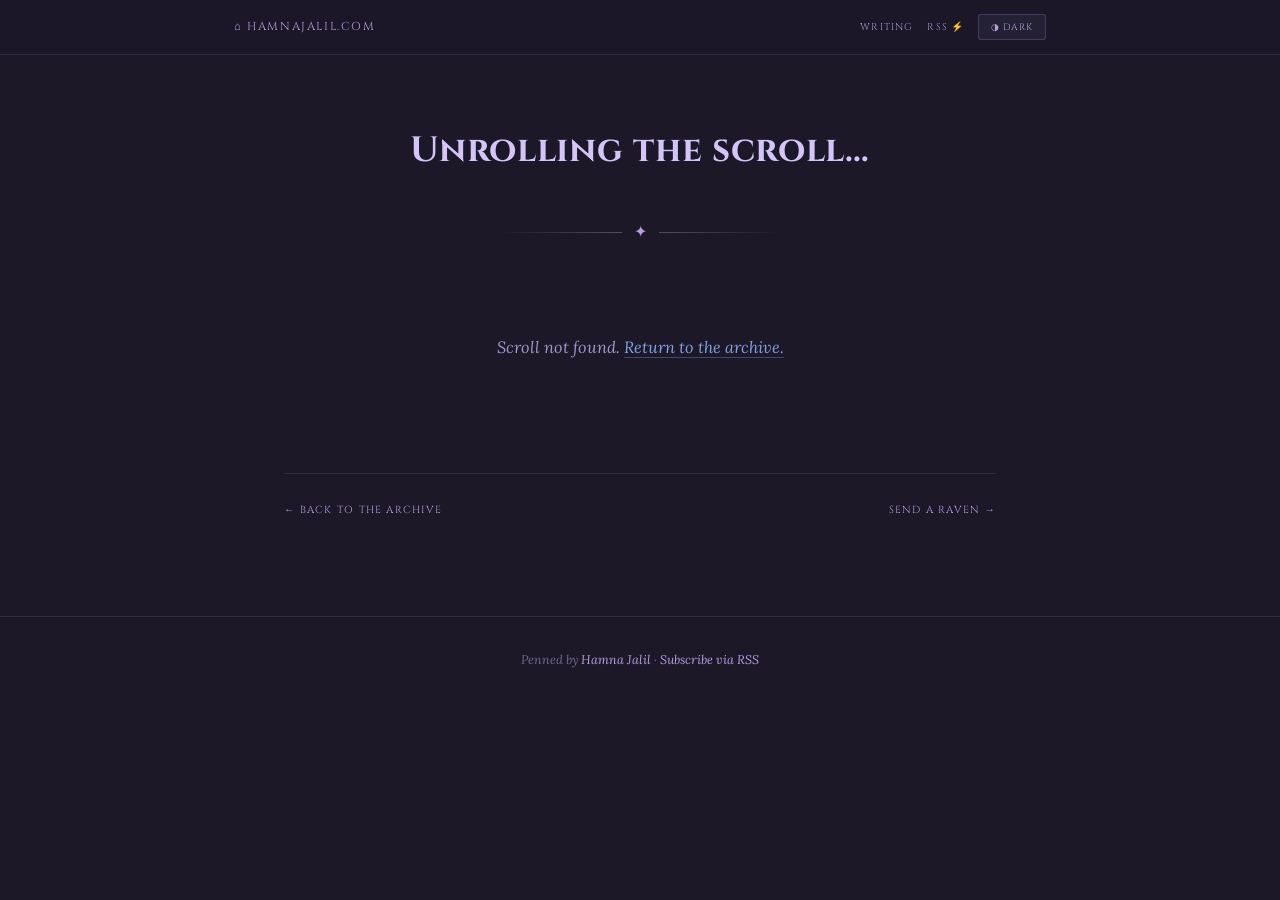
<file: blog/post.html>
<!DOCTYPE html>
<html lang="en">
<head>
<meta charset="UTF-8"/><meta name="viewport" content="width=device-width,initial-scale=1"/>
<title>Writing · Hamna Jalil</title>
<meta name="description" content="Field notes on AI-powered product management, game production workflows, and building in public — by Hamna Jalil."/>
<meta property="og:title" content="Writing · Hamna Jalil"/>
<meta property="og:type" content="article"/>
<link rel="alternate" type="application/rss+xml" title="Hamna Jalil — Writing" href="https://hamnajalil.com/blog/feed.xml"/>
<link rel="icon" type="image/svg+xml" href="[data-uri]"/>
<link href="https://fonts.googleapis.com/css2?family=Cinzel+Decorative:wght@400;700&family=Cinzel:wght@400;600;700&family=Lora:ital,wght@0,400;0,600;1,400&family=Nunito:wght@300;400;600;700&display=swap" rel="stylesheet"/>
<link rel="stylesheet" href="blog.css"/>
</head>
<body>
<header class="blog-header">
  <div class="blog-header-inner">
    <a class="blog-home-link" href="/">⌂ HAMNAJALIL.COM</a>
    <nav class="blog-header-nav">
      <a href="./">WRITING</a>
      <a href="feed.xml" title="RSS feed">RSS ⚡</a>
      <button id="themeBtn" aria-label="Toggle light/dark theme">◑ DARK</button>
    </nav>
  </div>
</header>

<main class="blog-wrap">
  <article>
    <div class="post-head">
      <div class="post-card-meta" id="postMeta"></div>
      <h1 id="postTitle">Unrolling the scroll…</h1>
      <div class="post-tags" id="postTags"></div>
      <div class="blog-rule">✦</div>
    </div>
    <div class="post-body" id="postBody"></div>
    <div class="post-foot">
      <a href="./">← BACK TO THE ARCHIVE</a>
      <a href="/#contact">SEND A RAVEN →</a>
    </div>
  </article>
</main>

<footer class="blog-footer">
  <p>Penned by <a href="/">Hamna Jalil</a> · <a href="feed.xml">Subscribe via RSS</a></p>
</footer>
<script src="blog.js"></script>
</body>
</html>
</file>
<file: studio/os.css>
:root { --accent: #ff8a5c; --ui: "Space Grotesk", system-ui, -apple-system, "Segoe UI", sans-serif; --mono: "JetBrains Mono", ui-monospace, Consolas, monospace; }
* { box-sizing: border-box; }
html, body { margin: 0; height: 100%; overflow: hidden; background: #0b0d16; color: #fff; font-family: var(--ui); }
#gl { position: fixed; inset: 0; width: 100vw; height: 100vh; display: block; cursor: grab; touch-action: none; }

/* shown for the instant before the room has loaded: dusk colours, already moving */
#veil { position: fixed; inset: 0; background: linear-gradient(180deg, #0b0d1c 0%, #2a1a3e 48%, #8a3a3a 78%, #e0703a 100%); transition: opacity 1.2s ease; z-index: 1; pointer-events: none; }
#veil .line { position: absolute; left: 50%; top: 50%; width: 180px; height: 2px; margin-left: -90px; background: linear-gradient(90deg, transparent, #ffd2a8, transparent); animation: sweep 1.4s ease-in-out infinite; }
@keyframes sweep { 0% { transform: scaleX(0.1); opacity: 0.2; } 50% { transform: scaleX(1); opacity: 1; } 100% { transform: scaleX(0.1); opacity: 0.2; } }
body.ready #veil { opacity: 0; }

#label { position: fixed; left: 0; top: 0; z-index: 5; padding: 6px 12px; border-radius: 999px; background: rgba(12, 14, 24, 0.78); backdrop-filter: blur(10px); border: 1px solid rgba(255, 255, 255, 0.14); font-size: 13px; font-weight: 600; letter-spacing: 0.01em; pointer-events: none; opacity: 0; transition: opacity 0.15s; white-space: nowrap; }

#card { position: fixed; right: 6vw; top: 50%; width: min(400px, 86vw); z-index: 6; padding: 30px 30px 22px; border-radius: 22px; background: linear-gradient(160deg, rgba(22, 24, 40, 0.86), rgba(12, 13, 24, 0.9)); backdrop-filter: blur(18px); border: 1px solid rgba(255, 255, 255, 0.12); box-shadow: 0 30px 80px rgba(0, 0, 0, 0.5); transform: translate(30px, -50%); opacity: 0; pointer-events: none; transition: opacity 0.45s ease, transform 0.6s cubic-bezier(0.2, 0.8, 0.2, 1); }
#card.open { opacity: 1; transform: translate(0, -50%); pointer-events: auto; }
#card { padding: 0 0 18px; overflow: hidden; }
#card > :not(.art):not(.close) { margin-left: 26px; margin-right: 26px; }
#card .art { position: relative; aspect-ratio: 16/9; background: #0c0e18; margin-bottom: 18px; }
#card .art::after { content: ""; position: absolute; inset: 0; background: linear-gradient(180deg, transparent 55%, rgba(14, 15, 26, 0.85)); pointer-events: none; }
#card .art img, #card .art .drawn { width: 100%; height: 100%; object-fit: cover; display: block; }
#card .art .drawn { display: grid; place-items: center; }
#card .art .drawn svg { width: 34%; height: 56%; stroke: rgba(255, 255, 255, 0.92); fill: none; stroke-width: 1.3; stroke-linecap: round; stroke-linejoin: round; }
#card .art .logorow { height: 100%; display: flex; align-items: center; justify-content: center; gap: 12px; background: linear-gradient(160deg, #1c2340, #3a2260); }
#card .art .logorow img { width: 56px; height: 56px; border-radius: 14px; box-shadow: 0 6px 16px rgba(0, 0, 0, 0.4); }
#card .tags { display: flex; flex-wrap: wrap; gap: 6px; margin-bottom: 12px; }
#card .tags span { padding: 4px 10px; border-radius: 999px; font-size: 12px; font-weight: 600; background: rgba(255, 255, 255, 0.09); border: 1px solid rgba(255, 255, 255, 0.12); }
#card .kind { font-size: 12px; font-weight: 600; letter-spacing: 0.14em; text-transform: uppercase; color: var(--accent); }
#card h2 { margin-top: 8px; margin-bottom: 10px; font-size: 27px; line-height: 1.08; font-weight: 700; letter-spacing: -0.02em; }
#card p { margin-top: 0; margin-bottom: 16px; font-size: 14.5px; line-height: 1.5; color: rgba(255, 255, 255, 0.78); }
#card a { display: inline-block; margin-bottom: 18px; padding: 9px 16px; border-radius: 999px; background: var(--accent); color: #1a0f0a; font-weight: 700; font-size: 14px; text-decoration: none; }
#card .nav { display: flex; align-items: center; justify-content: space-between; padding-top: 14px; border-top: 1px solid rgba(255, 255, 255, 0.1); }
#card button { font: inherit; font-size: 13px; font-weight: 600; color: rgba(255, 255, 255, 0.8); background: rgba(255, 255, 255, 0.07); border: 1px solid rgba(255, 255, 255, 0.1); border-radius: 999px; padding: 7px 14px; cursor: pointer; }
#card button:hover { background: rgba(255, 255, 255, 0.16); color: #fff; }
#card .close { position: absolute; right: 14px; top: 14px; z-index: 2; background: rgba(12, 14, 24, 0.75); backdrop-filter: blur(8px); }
#card .count { font-size: 12px; color: rgba(255, 255, 255, 0.5); font-family: var(--mono); }

.soundbtn { position: fixed; right: 22px; bottom: 22px; z-index: 7; font: inherit; font-size: 13px; font-weight: 600; color: #fff; padding: 10px 16px 10px 36px; border-radius: 999px; cursor: pointer; background: rgba(12, 14, 24, 0.7); border: 1px solid rgba(255, 255, 255, 0.2); backdrop-filter: blur(10px); }
.soundbtn::before { content: ""; position: absolute; left: 15px; top: 50%; width: 10px; height: 10px; margin-top: -5px; border-radius: 50%; background: rgba(255, 255, 255, 0.35); }
.soundbtn.on::before { background: #3ddc84; box-shadow: 0 0 10px #3ddc84; }
.soundbtn:hover { background: rgba(30, 34, 54, 0.85); }
body.in-os #sound { display: none; }

/* ------------------------------------------------------------------ the mini OS */
#os { position: fixed; inset: 0; z-index: 10; display: none; opacity: 0; overflow: hidden; user-select: none; background: #0b0d16; }
#os.on { display: block; }
#os .wall { position: absolute; inset: 0; width: 100%; height: 100%; }
#os .scan { position: absolute; inset: 0; pointer-events: none; z-index: 9000; background: repeating-linear-gradient(0deg, rgba(0, 0, 0, 0.10) 0 1px, transparent 1px 3px); box-shadow: inset 0 0 140px rgba(0, 0, 0, 0.45); mix-blend-mode: multiply; }
#os.noscan .scan { background: none; }
#os .bar { position: absolute; left: 0; right: 0; top: 0; height: 34px; z-index: 8000; display: flex; align-items: center; gap: 16px; padding: 0 14px; font-size: 13.5px; font-weight: 600; background: rgba(10, 12, 20, 0.55); backdrop-filter: blur(16px); border-bottom: 1px solid rgba(255, 255, 255, 0.08); }
#os .bar .logo { display: flex; align-items: center; gap: 8px; }
#os .bar .logo i { width: 14px; height: 14px; border-radius: 50%; background: linear-gradient(180deg, var(--accent) 50%, #6a4cff 50%); }
#os .bar .app { color: rgba(255, 255, 255, 0.6); font-weight: 500; }
#os .bar .sp { flex: 1; }
#os .bar button { font: inherit; font-size: 12.5px; color: #fff; padding: 4px 12px; border-radius: 999px; cursor: pointer; background: rgba(255, 255, 255, 0.1); border: 1px solid rgba(255, 255, 255, 0.14); }
#os .bar button:hover { background: rgba(255, 255, 255, 0.22); }
#os .bar .snd { position: relative; padding-left: 26px; }
#os .bar .snd::before { content: ""; position: absolute; left: 10px; top: 50%; width: 8px; height: 8px; margin-top: -4px; border-radius: 50%; background: rgba(255, 255, 255, 0.35); }
#os .bar .snd.on::before { background: #3ddc84; box-shadow: 0 0 8px #3ddc84; }
#os .bar .clock { font-family: var(--mono); font-weight: 400; font-size: 12.5px; }

#os .dock { position: absolute; left: 50%; bottom: 14px; z-index: 8000; display: flex; gap: 10px; padding: 9px 12px; border-radius: 22px; transform: translate(-50%, 120px); transition: transform 0.7s cubic-bezier(0.2, 1.2, 0.3, 1); background: rgba(14, 16, 26, 0.6); backdrop-filter: blur(18px); border: 1px solid rgba(255, 255, 255, 0.12); box-shadow: 0 18px 50px rgba(0, 0, 0, 0.4); }
#os.booted .dock { transform: translate(-50%, 0); }
#os .dock .ic { position: relative; width: 52px; height: 52px; border-radius: 14px; display: grid; place-items: center; cursor: pointer; transition: transform 0.18s cubic-bezier(0.2, 1.4, 0.4, 1); box-shadow: inset 0 1px 0 rgba(255, 255, 255, 0.35), 0 4px 12px rgba(0, 0, 0, 0.3); }
#os .dock .ic:hover { transform: translateY(-9px) scale(1.16); }
#os .dock .ic svg { width: 28px; height: 28px; stroke: #fff; fill: none; stroke-width: 2; stroke-linecap: round; stroke-linejoin: round; }
#os .dock .ic span { position: absolute; bottom: 64px; left: 50%; transform: translateX(-50%); padding: 4px 10px; border-radius: 8px; font-size: 12px; font-weight: 600; white-space: nowrap; background: rgba(10, 12, 20, 0.85); opacity: 0; pointer-events: none; transition: opacity 0.12s; }
#os .dock .ic:hover span { opacity: 1; }
#os .dock .ic.run::after { content: ""; position: absolute; bottom: -7px; left: 50%; width: 5px; height: 5px; margin-left: -2.5px; border-radius: 50%; background: #fff; }
#os .dock .ic.bounce { animation: bounce 0.5s ease; }
@keyframes bounce { 30% { transform: translateY(-22px); } 60% { transform: translateY(0); } 80% { transform: translateY(-7px); } }

#os .win { position: absolute; display: flex; flex-direction: column; min-width: 260px; min-height: 160px; border-radius: 14px; overflow: hidden; background: rgba(18, 20, 32, 0.9); backdrop-filter: blur(22px); border: 1px solid rgba(255, 255, 255, 0.13); box-shadow: 0 24px 70px rgba(0, 0, 0, 0.5); animation: pop 0.32s cubic-bezier(0.2, 1.3, 0.4, 1); }
#os .win.closing { transition: transform 0.18s ease, opacity 0.18s ease; transform: scale(0.9); opacity: 0; }
#os .win.front { border-color: rgba(255, 255, 255, 0.24); box-shadow: 0 30px 90px rgba(0, 0, 0, 0.6); }
#os .win.max { border-radius: 0; }
@keyframes pop { from { transform: scale(0.82); opacity: 0; } }
#os .tb { height: 38px; flex: none; display: flex; align-items: center; gap: 8px; padding: 0 12px; cursor: grab; background: rgba(255, 255, 255, 0.06); border-bottom: 1px solid rgba(255, 255, 255, 0.07); }
#os .tb:active { cursor: grabbing; }
#os .tb b { width: 13px; height: 13px; border-radius: 50%; cursor: pointer; flex: none; }
#os .tb b:hover { filter: brightness(1.3); }
#os .tb .x { background: #ff6b5e; } #os .tb .m { background: #ffc145; } #os .tb .z { background: #3ddc84; }
#os .tb .t { flex: 1; text-align: center; font-size: 13px; font-weight: 600; color: rgba(255, 255, 255, 0.8); margin-right: 55px; pointer-events: none; }
#os .body { position: relative; flex: 1; min-height: 0; overflow: hidden; }
#os .rs { position: absolute; z-index: 5; }
#os .rs.r { right: 0; top: 38px; bottom: 14px; width: 7px; cursor: ew-resize; }
#os .rs.b { left: 0; right: 14px; bottom: 0; height: 7px; cursor: ns-resize; }
#os .rs.c { right: 0; bottom: 0; width: 18px; height: 18px; cursor: nwse-resize; background: linear-gradient(135deg, transparent 50%, rgba(255, 255, 255, 0.3) 50% 58%, transparent 58% 70%, rgba(255, 255, 255, 0.3) 70% 78%, transparent 78%); }

#os .boot { position: absolute; inset: 0; z-index: 9500; display: grid; place-items: center; background: #06070d; transition: opacity 0.6s ease; }
#os .boot.gone { opacity: 0; pointer-events: none; }
#os .boot .in { width: 300px; text-align: center; }
#os .boot .sun { width: 74px; height: 74px; margin: 0 auto 22px; border-radius: 50%; background: linear-gradient(180deg, var(--accent) 0 50%, #6a4cff 50% 100%); animation: rise 1.3s cubic-bezier(0.2, 0.9, 0.3, 1) both; box-shadow: 0 0 60px rgba(255, 138, 92, 0.5); }
@keyframes rise { from { transform: translateY(30px) scale(0.5); opacity: 0; } }
#os .boot h1 { margin: 0 0 18px; font-size: 26px; letter-spacing: 0.02em; }
#os .boot .pb { height: 4px; border-radius: 4px; background: rgba(255, 255, 255, 0.12); overflow: hidden; }
#os .boot .pb i { display: block; height: 100%; width: 0; background: var(--accent); transition: width 0.25s ease; }
#os .boot pre { height: 20px; margin: 14px 0 0; font-family: var(--mono); font-size: 12px; color: rgba(255, 255, 255, 0.5); }

/* terminal */
#os .term { position: absolute; inset: 0; padding: 12px 14px; overflow-y: auto; font-family: var(--mono); font-size: 13.5px; line-height: 1.5; color: #d7e0f0; background: rgba(6, 8, 14, 0.75); user-select: text; cursor: text; }
#os .term .ln { white-space: pre-wrap; word-break: break-word; }
#os .term .p { color: var(--accent); } #os .term .ok { color: #7ee2a8; } #os .term .dim { color: #7c869c; } #os .term .hl { color: #ffd27a; } #os .term .err { color: #ff8b8b; }
#os .term .row { display: flex; }
#os .term input { flex: 1; font: inherit; color: #fff; background: none; border: 0; outline: 0; padding: 0 0 0 8px; caret-color: var(--accent); }
#os canvas.fill { position: absolute; inset: 0; width: 100%; height: 100%; display: block; }

/* paint */
#os .paint { position: absolute; inset: 0; display: flex; }
#os .paint .tools { width: 84px; flex: none; padding: 10px 9px; display: grid; grid-template-columns: 1fr 1fr; justify-items: center; align-content: start; gap: 6px; background: rgba(0, 0, 0, 0.25); overflow-y: auto; }
#os .paint .sw { width: 26px; height: 26px; border-radius: 50%; cursor: pointer; border: 2px solid transparent; flex: none; }
#os .paint .sw.sel { border-color: #fff; transform: scale(1.12); }
#os .paint .tl { grid-column: span 2; width: 100%; padding: 4px 0; font: inherit; font-size: 10.5px; font-weight: 600; color: #fff; border-radius: 8px; cursor: pointer; background: rgba(255, 255, 255, 0.08); border: 1px solid rgba(255, 255, 255, 0.1); flex: none; }
#os .paint .tl.sel { background: var(--accent); color: #1a0f0a; }
#os .paint .cv { position: relative; flex: 1; background: #14172a; cursor: crosshair; }

/* pads */
#os .pads { position: absolute; inset: 0; padding: 14px 16px; display: flex; flex-direction: column; gap: 10px; }
#os .pads .top { display: flex; align-items: center; gap: 10px; font-size: 13px; }
#os .btn { font: inherit; font-size: 13px; font-weight: 600; color: #fff; padding: 6px 14px; border-radius: 999px; cursor: pointer; background: rgba(255, 255, 255, 0.1); border: 1px solid rgba(255, 255, 255, 0.14); }
#os .btn:hover { background: rgba(255, 255, 255, 0.2); }
#os .btn.pri { background: var(--accent); color: #1a0f0a; border-color: transparent; }
#os .pads .grid { flex: 1; display: grid; grid-template-columns: 54px repeat(16, 1fr); gap: 5px; min-height: 0; }
#os .pads .nm { font-size: 11.5px; font-weight: 600; color: rgba(255, 255, 255, 0.6); display: flex; align-items: center; }
#os .pads .st { border-radius: 6px; background: rgba(255, 255, 255, 0.07); cursor: pointer; transition: transform 0.08s; min-height: 14px; }
#os .pads .st.q { background: rgba(255, 255, 255, 0.12); }
#os .pads .st.on { background: var(--c); box-shadow: 0 0 12px var(--c); }
#os .pads .st.now { outline: 2px solid rgba(255, 255, 255, 0.8); transform: scale(1.08); }
#os .pads .keys { display: grid; grid-template-columns: repeat(8, 1fr); gap: 8px; height: 74px; flex: none; }
#os .pads .pad { border-radius: 12px; display: grid; place-items: center; font-size: 12px; font-weight: 700; cursor: pointer; background: linear-gradient(160deg, var(--c), rgba(0, 0, 0, 0.35)); box-shadow: inset 0 1px 0 rgba(255, 255, 255, 0.4); transition: transform 0.06s, filter 0.06s; }
#os .pads .pad.hit { transform: scale(0.93); filter: brightness(1.7); }
#os .pads .warn { font-size: 12.5px; color: #ffd27a; }

/* notes */
#os .notes { position: absolute; inset: 0; display: flex; }
#os .notes .side { width: 170px; flex: none; padding: 10px 8px; background: rgba(0, 0, 0, 0.22); display: flex; flex-direction: column; gap: 4px; }
#os .notes .it { padding: 9px 11px; border-radius: 9px; font-size: 13.5px; font-weight: 600; cursor: pointer; color: rgba(255, 255, 255, 0.7); }
#os .notes .it small { display: block; font-weight: 400; font-size: 11.5px; color: rgba(255, 255, 255, 0.45); margin-top: 2px; }
#os .notes .it.sel { background: var(--accent); color: #1a0f0a; } #os .notes .it.sel small { color: rgba(26, 15, 10, 0.7); }
#os .notes .pg { flex: 1; padding: 26px 32px; overflow-y: auto; user-select: text; outline: 0; }
#os .notes h3 { margin: 0 0 14px; font-size: 28px; letter-spacing: -0.02em; }
#os .notes p { margin: 0 0 14px; font-size: 15.5px; line-height: 1.6; color: rgba(255, 255, 255, 0.82); }
#os .notes ul { margin: 0 0 14px; padding-left: 20px; font-size: 15px; line-height: 1.7; color: rgba(255, 255, 255, 0.82); }

/* playbook */
#os .play { position: absolute; inset: 0; padding: 18px; overflow-y: auto; }
#os .play h3 { margin: 0 0 4px; font-size: 20px; } #os .play .sub { margin: 0 0 14px; font-size: 13.5px; color: rgba(255, 255, 255, 0.6); }
#os .play .grid { display: grid; grid-template-columns: repeat(auto-fill, minmax(210px, 1fr)); gap: 14px; }
#os .play .cd { border-radius: 12px; overflow: hidden; cursor: pointer; background: rgba(255, 255, 255, 0.06); border: 1px solid rgba(255, 255, 255, 0.08); transition: transform 0.15s, border-color 0.15s; }
#os .play .cd:hover { transform: translateY(-4px); border-color: var(--accent); }
#os .play .cd canvas { display: block; width: 100%; aspect-ratio: 16/9; background: #0c0e18; }
#os .play .cd b { display: block; padding: 10px 12px 2px; font-size: 14.5px; } #os .play .cd small { display: block; padding: 0 12px 12px; font-size: 12.5px; line-height: 1.4; color: rgba(255, 255, 255, 0.6); }
#os .play .stage { position: absolute; inset: 0; display: flex; flex-direction: column; background: #080a12; }
#os .play .stage canvas { flex: 1; min-height: 0; width: 100%; display: block; }
#os .play .cap { padding: 14px 20px; min-height: 86px; }
#os .play .cap b { font-size: 12px; letter-spacing: 0.12em; text-transform: uppercase; color: var(--accent); }
#os .play .cap p { margin: 6px 0 0; font-size: 18px; line-height: 1.4; }
#os .play .ctl { display: flex; align-items: center; gap: 12px; padding: 0 20px 16px; }
#os .play .ctl .tr { flex: 1; height: 4px; border-radius: 4px; background: rgba(255, 255, 255, 0.14); overflow: hidden; } #os .play .ctl .tr i { display: block; height: 100%; background: var(--accent); width: 0; }

/* settings */
#os .set { position: absolute; inset: 0; padding: 20px 22px; overflow-y: auto; }
#os .set h4 { margin: 0 0 10px; font-size: 12px; letter-spacing: 0.12em; text-transform: uppercase; color: rgba(255, 255, 255, 0.5); }
#os .set .walls { display: grid; grid-template-columns: repeat(4, 1fr); gap: 10px; margin-bottom: 22px; }
#os .set .wl { border-radius: 10px; overflow: hidden; cursor: pointer; border: 2px solid transparent; }
#os .set .wl.sel { border-color: var(--accent); }
#os .set .wl canvas { display: block; width: 100%; aspect-ratio: 16/10; } #os .set .wl small { display: block; padding: 5px 7px; font-size: 12px; font-weight: 600; background: rgba(0, 0, 0, 0.3); }
#os .set .acc { display: flex; gap: 10px; margin-bottom: 22px; } #os .set .acc i { width: 28px; height: 28px; border-radius: 50%; cursor: pointer; border: 2px solid transparent; } #os .set .acc i.sel { border-color: #fff; }
#os .set .rowt { display: flex; align-items: center; justify-content: space-between; padding: 10px 0; border-top: 1px solid rgba(255, 255, 255, 0.08); font-size: 14.5px; }
#os .set .about { margin-top: 14px; font-size: 13px; line-height: 1.6; color: rgba(255, 255, 255, 0.6); }

/* notes: picture pages */
#os .notes h4 { margin: 20px 0 10px; font-size: 12px; letter-spacing: 0.12em; text-transform: uppercase; color: rgba(255, 255, 255, 0.5); }
#os .notes .hint { font-size: 13px; color: rgba(255, 255, 255, 0.5); margin: -6px 0 14px; }
#os .notes .hero { display: flex; gap: 18px; align-items: center; margin-bottom: 18px; }
#os .notes .hero h3 { margin: 0; }
#os .notes .emblem { width: 84px; height: 84px; flex: none; border-radius: 26px; display: grid; place-items: center; font-size: 30px; font-weight: 700; letter-spacing: -0.03em; color: #1a0f0a; background: linear-gradient(160deg, #ffd9a0, var(--accent) 55%, #7b5cff); box-shadow: 0 10px 30px rgba(255, 138, 92, 0.35), inset 0 1px 0 rgba(255, 255, 255, 0.5); transform: rotate(-4deg); }
#os .notes .role { font-size: 13px; font-weight: 600; letter-spacing: 0.08em; text-transform: uppercase; color: var(--accent); margin: 4px 0 6px; }
#os .notes .line { margin: 0; font-size: 15px; }
#os .notes .facts { display: grid; grid-template-columns: repeat(auto-fit, minmax(150px, 1fr)); gap: 8px; margin-bottom: 12px; }
#os .notes .facts div { padding: 10px 12px; border-radius: 12px; background: rgba(255, 255, 255, 0.06); border: 1px solid rgba(255, 255, 255, 0.08); }
#os .notes .facts small, #os .notes .lg small, #os .notes .ld small, #os .notes .wig small { display: block; font-size: 11.5px; color: rgba(255, 255, 255, 0.5); }
#os .notes .facts b { font-size: 14px; }
#os .chips { display: flex; flex-wrap: wrap; gap: 6px; }
#os .chips span { padding: 5px 11px; border-radius: 999px; font-size: 12.5px; font-weight: 600; background: rgba(255, 255, 255, 0.09); border: 1px solid rgba(255, 255, 255, 0.1); }
#os .chips.sm span { padding: 3px 8px; font-size: 11px; }
#os .notes .logos { display: grid; grid-template-columns: repeat(auto-fill, minmax(150px, 1fr)); gap: 10px; }
#os .notes .lg { padding: 12px; border-radius: 14px; background: rgba(255, 255, 255, 0.06); border: 1px solid rgba(255, 255, 255, 0.08); }
#os .notes .lg img { width: 52px; height: 52px; border-radius: 12px; display: block; margin-bottom: 9px; object-fit: cover; }
#os .notes .lg b { display: block; font-size: 13.5px; line-height: 1.25; margin-bottom: 3px; }
#os .notes details { margin-top: 18px; } #os .notes summary { cursor: pointer; font-size: 13.5px; font-weight: 600; color: var(--accent); margin-bottom: 12px; }
#os .notes .games { display: grid; grid-template-columns: repeat(auto-fill, minmax(190px, 1fr)); gap: 12px; align-items: start; }
#os .notes .gc { border-radius: 14px; overflow: hidden; cursor: pointer; background: rgba(255, 255, 255, 0.06); border: 1px solid rgba(255, 255, 255, 0.08); transition: transform 0.15s, border-color 0.15s; padding-bottom: 12px; }
#os .notes .gc:hover { transform: translateY(-4px); border-color: var(--accent); }
#os .notes .gc .art { position: relative; aspect-ratio: 16/9; background: #0c0e18; }
#os .notes .gc .art img, #os .notes .gc .drawn { width: 100%; height: 100%; object-fit: cover; display: block; }
#os .notes .gc .drawn { display: grid; place-items: center; } #os .notes .gc .drawn svg { width: 42%; height: 60%; stroke: rgba(255, 255, 255, 0.9); fill: none; stroke-width: 1.4; stroke-linecap: round; stroke-linejoin: round; }
#os .notes .gc .kind { position: absolute; left: 8px; top: 8px; padding: 3px 8px; border-radius: 999px; font-size: 10.5px; font-weight: 700; letter-spacing: 0.06em; text-transform: uppercase; background: rgba(10, 12, 20, 0.75); }
#os .notes .gc > b { display: block; padding: 10px 12px 6px; font-size: 15px; }
#os .notes .gc .chips { padding: 0 12px; }
#os .notes .gc p { display: none; margin: 10px 12px 0; font-size: 13px; line-height: 1.5; }
#os .notes .gc.open p { display: block; } #os .notes .gc.open { border-color: var(--accent); }
#os .notes .load { display: grid; grid-template-columns: repeat(auto-fill, minmax(200px, 1fr)); gap: 10px; margin-bottom: 14px; }
#os .notes .ld { padding: 12px 14px; border-radius: 14px; background: rgba(255, 255, 255, 0.06); border: 1px solid rgba(255, 255, 255, 0.08); border-left: 4px solid var(--c); }
#os .notes .ld b { display: block; font-size: 14.5px; } #os .notes .ld small { margin: 2px 0 9px; }
#os .notes .ld.click { cursor: pointer; transition: transform 0.15s; } #os .notes .ld.click:hover { transform: translateY(-3px); background: rgba(255, 255, 255, 0.1); } #os .notes .ld.click small { margin-bottom: 0; }
#os .notes blockquote { margin: 0 0 16px; padding: 14px 18px; border-radius: 14px; font-size: 19px; line-height: 1.4; font-weight: 600; background: linear-gradient(120deg, rgba(255, 138, 92, 0.22), rgba(123, 92, 255, 0.18)); }
#os .notes .wig { display: flex; align-items: center; gap: 14px; margin-top: 12px; padding: 14px; border-radius: 14px; background: linear-gradient(120deg, rgba(255, 209, 102, 0.2), rgba(255, 95, 162, 0.16)); border: 1px solid rgba(255, 209, 102, 0.3); }
#os .notes .wig .star { width: 46px; height: 46px; border-radius: 50%; display: grid; place-items: center; font-size: 24px; color: #1a0f0a; background: #ffd166; }

/* the desktop: shortcuts and widgets */
#os .desk { position: absolute; inset: 34px 0 0 0; opacity: 0; transition: opacity 0.6s ease 0.3s; }
#os.booted .desk { opacity: 1; }
#os .desk .icons { position: absolute; left: 18px; top: 18px; bottom: 96px; display: flex; flex-direction: column; flex-wrap: wrap; align-content: flex-start; gap: 10px 8px; }
#os .desk .sc { width: 92px; padding: 8px 4px; border-radius: 12px; display: flex; flex-direction: column; align-items: center; gap: 7px; cursor: pointer; color: #fff; text-decoration: none; }
#os .desk .sc:hover { background: rgba(255, 255, 255, 0.12); }
#os .desk .sc .ti { width: 54px; height: 54px; border-radius: 15px; overflow: hidden; display: grid; place-items: center; box-shadow: inset 0 1px 0 rgba(255, 255, 255, 0.35), 0 6px 14px rgba(0, 0, 0, 0.35); transition: transform 0.18s cubic-bezier(0.2, 1.4, 0.4, 1); }
#os .desk .sc:hover .ti { transform: scale(1.1); }
#os .desk .sc .ti svg { width: 28px; height: 28px; stroke: #fff; fill: none; stroke-width: 2; stroke-linecap: round; stroke-linejoin: round; }
#os .desk .sc .ti img { width: 100%; height: 100%; object-fit: cover; }
#os .desk .sc span { font-size: 12px; font-weight: 600; text-align: center; line-height: 1.2; text-shadow: 0 1px 6px rgba(0, 0, 0, 0.8); }
#os .desk .widgets { position: absolute; right: 22px; top: 22px; width: 270px; display: flex; flex-direction: column; gap: 14px; }
#os .desk .wd { border-radius: 16px; background: rgba(14, 16, 26, 0.6); backdrop-filter: blur(16px); border: 1px solid rgba(255, 255, 255, 0.12); box-shadow: 0 14px 40px rgba(0, 0, 0, 0.35); }
#os .desk .feat { position: relative; overflow: hidden; cursor: pointer; transition: transform 0.18s; }
#os .desk .feat:hover, #os .desk .strip:hover { transform: translateY(-3px); }
#os .desk .feat img { display: block; width: 100%; aspect-ratio: 16/9; object-fit: cover; }
#os .desk .feat .cap { padding: 10px 14px 12px; } #os .desk .feat small { display: block; font-size: 10.5px; font-weight: 700; letter-spacing: 0.1em; text-transform: uppercase; color: var(--accent); } #os .desk .feat b { font-size: 15.5px; }
#os .desk .strip { display: flex; align-items: center; gap: 8px; padding: 8px 12px 8px 8px; cursor: pointer; font-size: 13px; font-weight: 600; transition: transform 0.18s; }
#os .desk .strip img { width: 44px; height: 44px; border-radius: 10px; object-fit: cover; }
#os .desk .sticky { padding: 16px 16px 20px; font-size: 15px; line-height: 1.4; font-weight: 600; color: #2a1a05; background: linear-gradient(170deg, #ffe08a, #ffc857); border: 0; transform: rotate(-2deg); backdrop-filter: none; }
#os .desk .quest { padding: 12px 14px; font-size: 13px; }
#os .desk .quest small { display: block; margin-bottom: 8px; font-size: 10.5px; font-weight: 700; letter-spacing: 0.1em; text-transform: uppercase; color: rgba(255, 255, 255, 0.5); }
#os .desk .quest .q { display: flex; align-items: center; gap: 9px; padding: 4px 0; }
#os .desk .quest .q i { width: 14px; height: 14px; flex: none; border-radius: 4px; border: 1.5px solid rgba(255, 255, 255, 0.5); }
#os .desk .quest .q.done { color: rgba(255, 255, 255, 0.5); text-decoration: line-through; } #os .desk .quest .q.done i { background: #3ddc84; border-color: #3ddc84; }
@media (max-width: 900px), (max-height: 620px) { #os .desk .widgets { display: none; } }

/* ------------------------------------------------------------------ arrival, name tags, say hello */
#intro { position: fixed; left: 6vw; bottom: 12vh; z-index: 6; max-width: 620px; pointer-events: none; opacity: 0; transform: translateY(14px); transition: opacity 0.9s ease, transform 0.9s ease; text-shadow: 0 2px 24px rgba(0, 0, 0, 0.75); }
body.intro #intro { opacity: 1; transform: none; transition-delay: 0.9s; }
body.met #intro { opacity: 0; transform: translateY(-10px); transition-delay: 0s; }
#intro::before { content: ""; position: absolute; inset: -90px -160px -120px -200px; z-index: -1; background: radial-gradient(closest-side, rgba(8, 9, 18, 0.72), rgba(8, 9, 18, 0)); }
#intro h1 { margin: 0; font-size: clamp(44px, 6.4vw, 92px); line-height: 0.98; letter-spacing: -0.035em; font-weight: 700; }
#intro .role { margin-top: 12px; font-size: clamp(13px, 1.2vw, 17px); font-weight: 600; letter-spacing: 0.16em; text-transform: uppercase; color: var(--accent); }
#intro p { margin: 14px 0 0; font-size: clamp(15px, 1.35vw, 19px); line-height: 1.45; color: rgba(255, 255, 255, 0.88); }
#who, #cta, #how { opacity: 0; transition: opacity 0.7s ease; }
body.met #who, body.met #cta { opacity: 1; }
#who { position: fixed; left: 22px; top: 20px; z-index: 7; text-align: left; font: inherit; color: #fff; cursor: pointer; padding: 9px 16px 10px; border-radius: 16px; background: rgba(12, 14, 24, 0.55); border: 1px solid rgba(255, 255, 255, 0.14); backdrop-filter: blur(12px); }
#who:hover { background: rgba(30, 34, 54, 0.8); }
#who b { display: block; font-size: 17px; letter-spacing: -0.01em; } #who small { display: block; margin-top: 1px; font-size: 10.5px; font-weight: 600; letter-spacing: 0.12em; text-transform: uppercase; color: var(--accent); }
#cta { position: fixed; right: 22px; top: 20px; z-index: 7; display: flex; align-items: center; gap: 8px; }
#cta a, #cta button { font: inherit; font-size: 13px; font-weight: 600; color: #fff; text-decoration: none; cursor: pointer; padding: 9px 15px; border-radius: 999px; background: rgba(12, 14, 24, 0.55); border: 1px solid rgba(255, 255, 255, 0.16); backdrop-filter: blur(12px); }
#cta a:hover { background: rgba(30, 34, 54, 0.85); }
#cta .hello { background: var(--accent); color: #1a0f0a; border-color: transparent; font-weight: 700; } #cta .hello:hover { filter: brightness(1.1); }
#cta .status, #hello .status { position: relative; padding-left: 16px; font-size: 12px; font-weight: 600; letter-spacing: 0.08em; text-transform: uppercase; color: #9df0bf; margin-right: 6px; text-shadow: 0 1px 8px rgba(0, 0, 0, 0.7); }
#cta .status::before, #hello .status::before { content: ""; position: absolute; left: 0; top: 50%; width: 8px; height: 8px; margin-top: -4px; border-radius: 50%; background: #3ddc84; box-shadow: 0 0 10px #3ddc84; }
#how { position: fixed; left: 50%; bottom: 26px; transform: translateX(-50%); z-index: 6; padding: 8px 16px; border-radius: 999px; font-size: 13px; font-weight: 500; color: rgba(255, 255, 255, 0.85); background: rgba(12, 14, 24, 0.55); border: 1px solid rgba(255, 255, 255, 0.12); backdrop-filter: blur(10px); pointer-events: none; white-space: nowrap; }
body.intro #how { opacity: 1; transition-delay: 1.6s; } body.met #how { opacity: 0; transition-delay: 2.5s; }
#tags { position: fixed; inset: 0; z-index: 4; pointer-events: none; opacity: 0; transition: opacity 0.35s ease; }
#tags.on { opacity: 1; }
/* name plaques: small engraved brass plates hung on a wire, to match the orrery's brass */
#tags .tag { position: absolute; left: 0; top: 0; pointer-events: none; font: inherit; font-size: 10px; font-weight: 600; letter-spacing: 0.16em; text-transform: uppercase; color: #f4dfb6; white-space: nowrap; cursor: pointer; padding: 5px 10px 4px; border-radius: 3px; background: linear-gradient(180deg, rgba(58, 40, 22, 0.86), rgba(24, 16, 10, 0.9)); border: 1px solid rgba(222, 168, 92, 0.7); box-shadow: 0 0 0 1px rgba(0, 0, 0, 0.45), 0 0 16px rgba(255, 170, 90, 0.2), inset 0 1px 0 rgba(255, 224, 170, 0.28); text-shadow: 0 1px 0 rgba(0, 0, 0, 0.6); transition: background 0.18s, color 0.18s, box-shadow 0.18s; }
#tags.on .tag { pointer-events: auto; }
#tags .tag::before { content: ""; position: absolute; left: 50%; top: 100%; width: 1px; height: var(--wire, 14px); margin-left: -0.5px; background: linear-gradient(180deg, rgba(222, 168, 92, 0.9), rgba(222, 168, 92, 0.15)); }
#tags .tag::after { content: ""; position: absolute; left: 50%; top: calc(100% + var(--wire, 14px)); width: 5px; height: 5px; margin: -2.5px 0 0 -2.5px; border-radius: 50%; background: #ffd9a0; box-shadow: 0 0 8px 2px rgba(255, 180, 100, 0.7); }
#tags .tag:hover, #tags .tag:focus-visible, #tags .tag.lit { outline: 0; color: #2a1806; background: linear-gradient(180deg, #f6d79a, #d89a4a); border-color: #ffe6b8; box-shadow: 0 0 0 1px rgba(0, 0, 0, 0.45), 0 0 22px rgba(255, 190, 110, 0.65), inset 0 1px 0 rgba(255, 255, 255, 0.6); text-shadow: none; }
#hello { position: fixed; right: 22px; top: 76px; bottom: 76px; width: min(420px, 90vw); z-index: 8; padding: 26px 26px 22px; overflow-y: auto; border-radius: 22px; background: linear-gradient(160deg, rgba(22, 24, 40, 0.92), rgba(12, 13, 24, 0.95)); backdrop-filter: blur(18px); border: 1px solid rgba(255, 255, 255, 0.12); box-shadow: 0 30px 80px rgba(0, 0, 0, 0.5); transform: translateX(30px); opacity: 0; pointer-events: none; transition: opacity 0.4s ease, transform 0.5s cubic-bezier(0.2, 0.8, 0.2, 1); }
#hello.open { opacity: 1; transform: none; pointer-events: auto; }
#hello .close { position: absolute; right: 16px; top: 16px; font: inherit; font-size: 13px; font-weight: 600; color: rgba(255, 255, 255, 0.8); background: rgba(255, 255, 255, 0.07); border: 1px solid rgba(255, 255, 255, 0.1); border-radius: 999px; padding: 7px 14px; cursor: pointer; }
#hello h2 { margin: 14px 0 10px; font-size: 32px; line-height: 1.05; letter-spacing: -0.02em; }
#hello p { margin: 0 0 16px; font-size: 15px; line-height: 1.55; color: rgba(255, 255, 255, 0.8); }
#hello .links { display: flex; flex-wrap: wrap; gap: 8px; }
#hello .links a { padding: 9px 15px; border-radius: 999px; font-size: 13.5px; font-weight: 600; color: #fff; text-decoration: none; background: rgba(255, 255, 255, 0.08); border: 1px solid rgba(255, 255, 255, 0.14); }
#hello .links a:hover { background: rgba(255, 255, 255, 0.18); } #hello .links a.pri { background: var(--accent); color: #1a0f0a; border-color: transparent; font-weight: 700; }
#hello h4 { margin: 24px 0 10px; font-size: 12px; letter-spacing: 0.12em; text-transform: uppercase; color: rgba(255, 255, 255, 0.5); }
#hello figure, #os .notes .quotes figure { margin: 0 0 10px; padding: 13px 15px; border-radius: 14px; background: rgba(255, 255, 255, 0.06); border: 1px solid rgba(255, 255, 255, 0.08); }
#hello blockquote, #os .notes .quotes blockquote { margin: 0 0 8px; padding: 0; background: none; font-size: 14.5px; line-height: 1.5; font-weight: 500; color: rgba(255, 255, 255, 0.92); }
#hello figcaption, #os .notes .quotes figcaption { font-size: 12px; color: rgba(255, 255, 255, 0.55); } #hello figcaption b, #os .notes .quotes figcaption b { color: var(--accent); }
body.in-os #who, body.in-os #cta, body.in-os #intro, body.in-os #how, body.in-os #tags, body.in-os #hello { display: none; }
@media (max-width: 760px) { #cta a { display: none; } #cta .status { display: none; } }

/* ------------------------------------------------------------------ phone */
#os .tb, #os .rs { touch-action: none; }
@media (max-width: 700px) {
  #card { left: 10px; right: 10px; top: auto; bottom: 10px; width: auto; max-height: 50vh; overflow-y: auto; transform: translateY(30px); border-radius: 20px; }
  #card.open { transform: none; }
  #card .art { aspect-ratio: 5/2; margin-bottom: 12px; }
  #card h2 { font-size: 22px; margin-bottom: 8px; }
  #card p { font-size: 14px; margin-bottom: 12px; }
  #card > :not(.art):not(.close) { margin-left: 18px; margin-right: 18px; }
  #card.open ~ .soundbtn, #hello.open ~ .soundbtn { display: none; }
  #hello { left: 10px; right: 10px; width: auto; top: 70px; bottom: 10px; padding: 20px 18px; }
  #hello h2 { font-size: 26px; }
  #intro { left: 20px; right: 20px; bottom: 15vh; }
  #how { font-size: 12px; bottom: 76px; }
  #who { left: 10px; top: 10px; padding: 7px 12px 8px; } #who b { font-size: 15px; } #who small { font-size: 9px; }
  #cta { right: 10px; top: 12px; }
  #tags .tag { font-size: 9px; padding: 4px 7px 3px; letter-spacing: 0.12em; }
  .soundbtn { right: 10px; bottom: 12px; font-size: 12px; padding: 8px 12px 8px 30px; } .soundbtn::before { left: 12px; }
  #os .bar { gap: 8px; padding: 0 8px; }
  #os .bar .app, #os .bar .clock { display: none; }
  #os .bar .logo, #os .bar button { white-space: nowrap; }
  #os .bar button { padding: 4px 9px; font-size: 11.5px; } #os .bar .snd { padding-left: 22px; } #os .bar .snd::before { left: 8px; }
  #os .dock { gap: 6px; padding: 7px 8px; border-radius: 18px; bottom: 10px; }
  #os .dock .ic { width: 40px; height: 40px; border-radius: 11px; } #os .dock .ic svg { width: 22px; height: 22px; } #os .dock .ic span { display: none; }
  #os .win { border-radius: 0; min-width: 0; }
  #os .rs { display: none; }
  #os .notes { flex-direction: column; }
  #os .notes .side { width: auto; flex-direction: row; overflow-x: auto; padding: 6px; gap: 4px; }
  #os .notes .it { flex: none; white-space: nowrap; padding: 7px 12px; font-size: 13px; } #os .notes .it small { display: none; }
  #os .notes .pg { padding: 16px 16px 24px; }
  #os .notes h3 { font-size: 23px; }
  #os .notes .hero { gap: 12px; } #os .notes .emblem { width: 60px; height: 60px; border-radius: 18px; font-size: 22px; }
  #os .notes .games { grid-template-columns: 1fr 1fr; gap: 8px; } #os .notes .gc > b { font-size: 13.5px; padding: 8px 9px 5px; } #os .notes .gc .chips { padding: 0 9px; }
  #os .desk .icons { left: 6px; top: 10px; bottom: 80px; gap: 4px 2px; } #os .desk .sc { width: 78px; padding: 6px 2px; } #os .desk .sc .ti { width: 46px; height: 46px; border-radius: 13px; }
  #os .term { font-size: 12px; }
  #os .pads .grid { grid-template-columns: 38px repeat(16, 1fr); gap: 3px; } #os .pads .top { flex-wrap: wrap; }
  #os .set .walls { grid-template-columns: 1fr 1fr; }
}

/* ------------------------------------------------------------------ tier 2 and 3 of the design review */
:root { --tile: radial-gradient(circle at 50% 120%, transparent 38%, rgba(222, 168, 92, 0.22) 38.4%, transparent 39.2%, transparent 55%, rgba(222, 168, 92, 0.16) 55.4%, transparent 56.2%, transparent 73%, rgba(222, 168, 92, 0.1) 73.4%, transparent 74.2%), linear-gradient(165deg, #1a1838 0%, #3a2260 48%, #8a3f66 82%, #d9774e 100%); }
#card .art .drawn, #os .notes .gc .drawn, #card .art .logorow { background: var(--tile); }
#card .art .drawn svg, #os .notes .gc .drawn svg { stroke: #f4dfb6; }
#card .art::before, #os .notes .gc .art::before { content: ""; position: absolute; inset: 7px; z-index: 1; border: 1px solid rgba(222, 168, 92, 0.55); border-radius: 3px; pointer-events: none; }
#os .notes .gc .kind { z-index: 2; left: 14px; top: 14px; }
#intro .motto { margin-bottom: 14px; font-size: clamp(11px, 1vw, 14px); font-weight: 600; letter-spacing: 0.3em; text-transform: uppercase; color: #f4dfb6; }
#intro .motto::before { content: ""; display: inline-block; vertical-align: middle; width: 34px; height: 1px; margin-right: 12px; background: rgba(222, 168, 92, 0.8); }
#nav { position: fixed; left: 22px; bottom: 22px; z-index: 7; display: flex; gap: 8px; opacity: 0; pointer-events: none; transition: opacity 0.5s ease; }
body.met #nav.on { opacity: 1; pointer-events: auto; }
#nav button { font: inherit; font-size: 13px; font-weight: 600; color: #fff; cursor: pointer; padding: 10px 16px; border-radius: 999px; background: rgba(12, 14, 24, 0.7); border: 1px solid rgba(255, 255, 255, 0.2); backdrop-filter: blur(10px); }
#nav button:hover { background: rgba(30, 34, 54, 0.85); }
#nav .tour { border-color: rgba(222, 168, 92, 0.7); color: #f4dfb6; }
#nav .home { display: none; } #nav .home.on { display: block; }
body.in-os #nav { display: none; }
#os .dock .sep { width: 1px; align-self: stretch; margin: 6px 3px; background: rgba(255, 255, 255, 0.22); }
#os .dock .ic:not(:hover) { filter: none; }
@media (max-width: 700px) { #nav { left: 10px; bottom: 12px; } #nav button { font-size: 12px; padding: 8px 12px; } .soundbtn { max-width: 44vw; white-space: nowrap; overflow: hidden; text-overflow: ellipsis; } #card.open ~ #nav, #hello.open ~ #nav { display: none; } }

/* ------------------------------------------------------------------ words from the crew */
.crewhead { margin: 26px 0 16px; text-align: center; }
#os .notes .crewhead { margin-top: 4px; }
.crewhead b { display: flex; align-items: center; gap: 14px; font-size: 13px; font-weight: 600; letter-spacing: 0.26em; text-transform: uppercase; color: #f4dfb6; white-space: nowrap; }
.crewhead b::before, .crewhead b::after { content: ""; flex: 1; height: 1px; background: linear-gradient(90deg, transparent, rgba(222, 168, 92, 0.75)); }
.crewhead b::after { transform: scaleX(-1); }
.crewhead small { display: block; margin-top: 7px; font-size: 12.5px; color: rgba(255, 255, 255, 0.5); }
#hello figure.qc, #os .notes figure.qc { position: relative; margin: 0 0 12px; padding: 20px 18px 14px 20px; border-radius: 16px; background: linear-gradient(165deg, rgba(58, 40, 22, 0.42), rgba(255, 255, 255, 0.04) 55%); border: 1px solid rgba(222, 168, 92, 0.3); box-shadow: inset 0 1px 0 rgba(255, 224, 170, 0.12); }
figure.qc::before { content: "\201C"; position: absolute; left: 14px; top: -6px; font-size: 64px; line-height: 1; font-weight: 700; color: rgba(222, 168, 92, 0.5); pointer-events: none; }
#hello figure.qc blockquote, #os .notes figure.qc blockquote { margin: 14px 0 14px; padding: 0; background: none; font-size: 15px; line-height: 1.5; font-weight: 500; color: rgba(255, 255, 255, 0.86); }
figure.qc em { font-style: normal; font-weight: 700; color: #ffd9a0; }
#hello figure.qc figcaption, #os .notes figure.qc figcaption { display: flex; align-items: center; gap: 10px; padding-top: 12px; border-top: 1px solid rgba(255, 255, 255, 0.08); font-size: 12px; color: rgba(255, 255, 255, 0.55); }
figure.qc figcaption img { width: 38px; height: 38px; flex: none; border-radius: 50%; object-fit: cover; border: 1.5px solid rgba(222, 168, 92, 0.75); }
figure.qc figcaption div { flex: 1; min-width: 0; }
#hello figure.qc figcaption b, #os .notes figure.qc figcaption b { display: block; font-size: 13.5px; color: #fff; }
figure.qc figcaption small { display: block; font-size: 11.5px; color: rgba(255, 255, 255, 0.55); }
figure.qc figcaption span { flex: none; padding: 3px 8px; border-radius: 999px; font-size: 10px; font-weight: 600; letter-spacing: 0.08em; text-transform: uppercase; color: #f4dfb6; border: 1px solid rgba(222, 168, 92, 0.45); }
#os .notes figure.qc.lead { padding: 26px 26px 18px 28px; }
#os .notes figure.qc.lead blockquote { font-size: 22px; line-height: 1.35; font-weight: 600; margin-top: 20px; color: #fff; }
#os .notes figure.qc.lead::before { font-size: 96px; left: 18px; top: -12px; }
#os .notes .qgrid { display: grid; grid-template-columns: repeat(auto-fill, minmax(260px, 1fr)); gap: 12px; align-items: start; }
#os .notes .qgrid figure.qc { margin: 0; }
#os .notes .qgrid figure.qc figcaption { flex-wrap: wrap; } #os .notes .qgrid figure.qc figcaption span { margin-left: 48px; }
#hello h2 { margin-top: 6px; padding-right: 76px; font-size: 26px; white-space: nowrap; }
#hello, #os .notes .pg { scrollbar-width: thin; scrollbar-color: rgba(222, 168, 92, 0.45) transparent; }
#hello::-webkit-scrollbar, #os .notes .pg::-webkit-scrollbar { width: 8px; } #hello::-webkit-scrollbar-thumb, #os .notes .pg::-webkit-scrollbar-thumb { background: rgba(222, 168, 92, 0.4); border-radius: 8px; } #hello::-webkit-scrollbar-track, #os .notes .pg::-webkit-scrollbar-track { background: transparent; }
@media (max-width: 760px) { #cta .status { display: inline; font-size: 10px; } }

#os .notes .qgrid { grid-template-columns: repeat(auto-fill, minmax(300px, 1fr)); columns: auto; }
#os .notes .qgrid figure.qc blockquote { font-size: 14.5px; line-height: 1.6; }
#hello .more { display: block; width: 100%; margin-top: 4px; font: inherit; font-size: 13px; font-weight: 600; color: #f4dfb6; cursor: pointer; padding: 10px; border-radius: 999px; background: none; border: 1px solid rgba(222, 168, 92, 0.5); }
#hello .more:hover { background: rgba(222, 168, 92, 0.15); }

/* ------------------------------------------------------------------ loading screen and the plain fallback page */
#veil .in { position: absolute; left: 50%; top: 50%; transform: translate(-50%, -50%); width: min(340px, 80vw); text-align: center; }
#veil .who { font-size: 34px; font-weight: 700; letter-spacing: -0.02em; }
#veil .role { margin: 8px 0 26px; font-size: 11.5px; font-weight: 600; letter-spacing: 0.16em; text-transform: uppercase; color: #ffd9a0; }
#veil .bar { height: 3px; border-radius: 3px; background: rgba(255, 255, 255, 0.18); overflow: hidden; }
#veil .bar i { display: block; height: 100%; width: 0; background: linear-gradient(90deg, #dea85c, #ffd9a0); transition: width 0.25s ease; }
#veil .pct { margin-top: 12px; font-family: var(--mono); font-size: 12px; color: rgba(255, 255, 255, 0.7); }
body.plain { overflow: auto; height: auto; background: linear-gradient(180deg, #0b0d1c 0%, #2a1a3e 60%, #5a2a4a 100%) fixed; }
body.plain #veil, body.plain #gl, body.plain #sound, body.plain #who, body.plain #cta, body.plain #nav, body.plain #how, body.plain #intro { display: none; }
#plain { max-width: 860px; margin: 0 auto; padding: 56px 22px 80px; }
#plain .status { position: relative; padding-left: 16px; font-size: 12px; font-weight: 600; letter-spacing: 0.08em; text-transform: uppercase; color: #9df0bf; }
#plain .status::before { content: ""; position: absolute; left: 0; top: 50%; width: 8px; height: 8px; margin-top: -4px; border-radius: 50%; background: #3ddc84; }
#plain h1 { margin: 12px 0 0; font-size: clamp(40px, 8vw, 72px); line-height: 1; letter-spacing: -0.03em; }
#plain .role { margin-top: 12px; font-size: 13px; font-weight: 600; letter-spacing: 0.16em; text-transform: uppercase; color: var(--accent); }
#plain .line { margin: 18px 0 0; font-size: 18px; line-height: 1.5; color: rgba(255, 255, 255, 0.88); }
#plain .note { margin: 10px 0 0; font-size: 13.5px; color: rgba(255, 255, 255, 0.55); }
#plain .links { display: flex; flex-wrap: wrap; gap: 8px; margin: 24px 0 34px; }
#plain a { display: inline-block; padding: 10px 16px; border-radius: 999px; font-size: 14px; font-weight: 600; color: #fff; text-decoration: none; background: rgba(255, 255, 255, 0.08); border: 1px solid rgba(255, 255, 255, 0.16); }
#plain a.pri { background: var(--accent); color: #1a0f0a; border-color: transparent; }
#plain .works { display: grid; grid-template-columns: repeat(auto-fill, minmax(240px, 1fr)); gap: 14px; margin-bottom: 30px; }
#plain article { border-radius: 16px; overflow: hidden; padding-bottom: 14px; background: rgba(14, 16, 26, 0.6); border: 1px solid rgba(222, 168, 92, 0.3); }
#plain article img { display: block; width: 100%; aspect-ratio: 16/9; object-fit: cover; }
#plain article > :not(img) { margin-left: 16px; margin-right: 16px; }
#plain article small { display: block; margin-top: 14px; font-size: 11px; font-weight: 600; letter-spacing: 0.12em; text-transform: uppercase; color: var(--accent); }
#plain article h2 { margin-top: 4px; margin-bottom: 6px; font-size: 19px; }
#plain article p { margin-top: 0; margin-bottom: 10px; font-size: 14px; line-height: 1.5; color: rgba(255, 255, 255, 0.78); }
body:not(.ready) #sound { display: none; }
#card .art .drawn.hasbadge img.badge { width: auto; height: 78%; object-fit: contain; border-radius: 50%; box-shadow: 0 8px 24px rgba(0, 0, 0, 0.45); }
#os .notes .wig .star.hasbadge { width: 64px; height: 64px; background: none; } #os .notes .wig .star.hasbadge img { width: 100%; height: 100%; border-radius: 50%; display: block; }
#card .art .drawn.hasbadge { position: relative; }
#card .art .drawn.hasbadge img.badge { position: absolute; left: 50%; top: 50%; height: 80%; width: auto; aspect-ratio: 1; transform: translate(-50%, -50%); background: #fff; }
#os .notes .wig .star.hasbadge img { background: #fff; }

/* ------------------------------------------------------------------ the controls over the room, in the orrery's brass */
#who, #nav button, .soundbtn { border-radius: 6px; color: #f4dfb6; background: linear-gradient(180deg, rgba(58, 40, 22, 0.86), rgba(24, 16, 10, 0.9)); border: 1px solid rgba(222, 168, 92, 0.7); box-shadow: 0 0 0 1px rgba(0, 0, 0, 0.45), 0 0 16px rgba(255, 170, 90, 0.16), inset 0 1px 0 rgba(255, 224, 170, 0.28); backdrop-filter: blur(8px); }
#who:hover, #nav button:hover, .soundbtn:hover { background: linear-gradient(180deg, rgba(84, 58, 30, 0.92), rgba(36, 24, 14, 0.94)); }
#who { padding: 10px 18px 11px; } #who b { color: #fff; letter-spacing: 0.01em; } #who small { color: #dea85c; letter-spacing: 0.18em; }
#nav button, .soundbtn { font-size: 11px; letter-spacing: 0.14em; text-transform: uppercase; }
.soundbtn::before { background: rgba(244, 223, 182, 0.4); }
#cta .hello { border-radius: 6px; padding: 10px 18px; font-size: 11.5px; letter-spacing: 0.14em; text-transform: uppercase; color: #2a1806; background: linear-gradient(180deg, #f6d79a, #d89a4a); border: 1px solid #ffe6b8; box-shadow: 0 0 0 1px rgba(0, 0, 0, 0.45), 0 0 20px rgba(255, 190, 110, 0.45), inset 0 1px 0 rgba(255, 255, 255, 0.6); }
#cta .hello:hover { filter: brightness(1.08); }
#cta .status { color: #f4dfb6; letter-spacing: 0.16em; font-size: 11px; }
#how { border-radius: 6px; border-color: rgba(222, 168, 92, 0.45); color: #f4dfb6; }
/* the room's sound switch was hidden here from 2026-11-14 to 2026-11-20; it is back (Ham, 2026-11-20), placed at the end of this file */
/* "Open to work" sits on its own small plate so it stays readable over the lamp and the sky */
#cta .status { padding: 9px 12px 9px 28px; border-radius: 6px; background: rgba(24, 16, 10, 0.72); border: 1px solid rgba(222, 168, 92, 0.35); backdrop-filter: blur(8px); margin-right: 2px; }
#cta .status::before { left: 12px; }
@media (max-width: 760px) { #cta .status { display: none; } }

/* ================================================================== one language for everything laid over the room (2026-11-15)
   Brass on dark bronze, an engraved display face for names and headings. Orange stays inside Dusk OS. */
:root { --disp: "Cinzel", "Space Grotesk", serif; --brass: #dea85c; --cream: #f4dfb6; --plate: linear-gradient(180deg, rgba(58, 40, 22, 0.86), rgba(24, 16, 10, 0.9)); --panel: linear-gradient(165deg, rgba(44, 31, 20, 0.95), rgba(16, 12, 13, 0.97)); }
#intro h1, #veil .who, #plain h1 { font-family: var(--disp); font-weight: 600; letter-spacing: 0.02em; }
#intro h1 { font-size: clamp(40px, 5.6vw, 84px); line-height: 1.04; }
#intro .role, #plain .role, #plain article small { color: var(--brass); }
#who b { font-family: var(--disp); font-weight: 600; letter-spacing: 0.06em; font-size: 16px; }
#tags .tag { font-family: var(--disp); font-weight: 700; font-size: 10.5px; letter-spacing: 0.14em; }
.crewhead b { font-family: var(--disp); font-weight: 600; font-size: 14px; letter-spacing: 0.22em; }
/* cards and the say-hello panel: framed bronze plates instead of purple app cards */
#card, #hello { border-radius: 8px; background: var(--panel); border: 1px solid rgba(222, 168, 92, 0.6); box-shadow: 0 0 0 1px rgba(0, 0, 0, 0.5), 0 30px 80px rgba(0, 0, 0, 0.55), inset 0 1px 0 rgba(255, 224, 170, 0.18); }
#card .art { margin-bottom: 16px; }
#card .art::before { inset: 8px; border-radius: 2px; }
#card .kind { color: var(--brass); font-size: 10.5px; letter-spacing: 0.2em; }
#card h2, #hello h2 { font-family: var(--disp); font-weight: 600; letter-spacing: 0.02em; color: #fff; }
#card h2 { font-size: 24px; line-height: 1.2; }
#hello h2 { font-size: 24px; }
#card p, #hello p { color: rgba(255, 244, 226, 0.82); }
#card .tags span { border-radius: 4px; padding: 3px 9px; font-size: 10.5px; letter-spacing: 0.1em; text-transform: uppercase; color: var(--cream); background: rgba(222, 168, 92, 0.1); border: 1px solid rgba(222, 168, 92, 0.4); }
#card .nav { border-top: 1px solid rgba(222, 168, 92, 0.25); }
#card button, #hello .close, #hello .links a, #hello .more, #plain a { border-radius: 6px; font-size: 10.5px; font-weight: 600; letter-spacing: 0.14em; text-transform: uppercase; color: var(--cream); background: var(--plate); border: 1px solid rgba(222, 168, 92, 0.6); box-shadow: inset 0 1px 0 rgba(255, 224, 170, 0.22); }
#card button:hover, #hello .close:hover, #hello .links a:hover, #hello .more:hover { background: linear-gradient(180deg, rgba(84, 58, 30, 0.92), rgba(36, 24, 14, 0.94)); color: #fff; }
#card .close { background: rgba(24, 16, 10, 0.82); }
#card .count { color: rgba(244, 223, 182, 0.6); letter-spacing: 0.1em; }
#card a, #hello .links a.pri, #plain a.pri { border-radius: 6px; font-size: 10.5px; letter-spacing: 0.14em; text-transform: uppercase; color: #2a1806; background: linear-gradient(180deg, #f6d79a, #d89a4a); border: 1px solid #ffe6b8; box-shadow: inset 0 1px 0 rgba(255, 255, 255, 0.6); font-weight: 700; }
#hello .links a { padding: 10px 14px; }
#hello figure.qc { border-radius: 6px; }
#hello figcaption b { color: #fff; }
#label { border-radius: 4px; font-family: var(--disp); letter-spacing: 0.1em; color: var(--cream); background: rgba(24, 16, 10, 0.86); border: 1px solid rgba(222, 168, 92, 0.6); }
#veil { background: linear-gradient(180deg, #0b0d1c 0%, #1c1638 45%, #3a2260 78%, #6a3a6a 100%); }
#veil .role { color: var(--brass); }
#plain article, #plain a { border-radius: 6px; }
@media (max-width: 700px) { #card h2 { font-size: 19px; } #hello h2 { font-size: 21px; white-space: normal; } #who b { font-size: 14px; } }

/* ------------------------------------------------------------------ arrival (2026-11-15): the name stands alone, centred low over the dark floor,
   on a soft band of shadow; the piece labels wait until it has gone, so nothing competes with it */
#intro { left: 50%; right: auto; bottom: 9vh; width: min(900px, 92vw); max-width: none; text-align: center; transform: translate(-50%, 14px); }
body.intro #intro { transform: translate(-50%, 0); }
body.met #intro { transform: translate(-50%, -10px); }
#intro::before { inset: auto; left: 50%; bottom: -9vh; width: 100vw; height: 46vh; transform: translateX(-50%); background: linear-gradient(180deg, rgba(8, 7, 14, 0) 0%, rgba(8, 7, 14, 0.62) 45%, rgba(8, 7, 14, 0.9) 100%); }
#intro .motto::after { content: ""; display: inline-block; vertical-align: middle; width: 34px; height: 1px; margin-left: 12px; background: rgba(222, 168, 92, 0.8); }
#intro p { max-width: 560px; margin-left: auto; margin-right: auto; }
#how { bottom: 3vh; }
body:not(.met) #tags { opacity: 0 !important; }
@media (max-width: 700px) { #intro { bottom: 19vh; } #intro h1 { font-size: 38px; } #intro::before { bottom: -19vh; height: 60vh; } #how { bottom: 76px; } }

/* ------------------------------------------------------------------ art-direction audit A5, A12, A13 (2026-11-15) */
#tags.rest .tag:not(.door):not(.lit):not(:focus-visible) { font-size: 0; letter-spacing: 0; padding: 0; width: 11px; height: 11px; border-radius: 50%; background: #ffd9a0; border: 1px solid rgba(60, 38, 14, 0.9); box-shadow: 0 0 0 1px rgba(222, 168, 92, 0.6), 0 0 10px 2px rgba(255, 180, 100, 0.55); }
#tags.rest .tag:not(.door):not(.lit):not(:focus-visible)::before, #tags.rest .tag:not(.door):not(.lit):not(:focus-visible)::after { display: none; }
#tags .tag { transition: background 0.18s, color 0.18s, box-shadow 0.18s, width 0.25s, height 0.25s, padding 0.25s, font-size 0.2s; }
#os .notes .emblem { width: 78px; height: 78px; border-radius: 50%; transform: none; font-family: "Cinzel", serif; font-weight: 600; font-size: 26px; letter-spacing: 0.04em; color: #f4dfb6; background: radial-gradient(circle at 50% 35%, #4a3320, #1a110a 70%); border: 1.5px solid #dea85c; box-shadow: 0 0 0 4px rgba(24, 16, 10, 0.9), 0 0 0 5px rgba(222, 168, 92, 0.45), 0 10px 26px rgba(0, 0, 0, 0.45), inset 0 1px 0 rgba(255, 224, 170, 0.3); }


/* hover is driven by .lit only (set in main.js), and the wire and its dot never catch the pointer: this stops the flicker Ham saw */
#tags .tag::before, #tags .tag::after { pointer-events: none; }
#tags .tag, #gl { cursor: pointer; } #gl { cursor: grab; }
#tags.rest .tag:not(.door):not(.lit):not(:focus-visible) { box-sizing: content-box; border-width: 7px; border-color: transparent; background-clip: padding-box; box-shadow: none; }

/* round 2 fixes (2026-11-15) */
/* plain page: pieces without key art get a tile, so every card has a picture */
#plain article .tile { aspect-ratio: 16/9; display: flex; align-items: center; justify-content: center; gap: 8px; background: var(--tile, linear-gradient(160deg, #1c2340, #3a2260)); }
#plain article .tile img.badge { width: auto; height: 78%; aspect-ratio: 1; border-radius: 50%; background: #fff; object-fit: contain; }
#plain article .tile img.logo { width: 15%; height: auto; aspect-ratio: 1; border-radius: 8px; object-fit: cover; }
#plain article .tile svg { width: 34%; stroke: #f4dfb6; fill: none; stroke-width: 1.6; stroke-linecap: round; }
#plain article > .tile { margin-left: 0; margin-right: 0; }
/* phone: Previous / Next stay in reach when a card is taller than the sheet */
@media (max-width: 700px) { #card .nav { position: sticky; bottom: 0; margin: 0 !important; padding: 12px 18px; background: #1d140d; } }
/* R1: on large screens the card and its words grow with the screen; it was a fifth of the width with 10 px labels */
@media (min-width: 1500px) and (min-height: 850px) { #card { zoom: 1.3; --cz: 1.3; right: 3.6vw; } }
@media (min-width: 2300px) and (min-height: 1250px) { #card { zoom: 1.75; --cz: 1.75; } }
/* R3: during the opening the name waits until the room has lit up */
body.wake #intro, body.wake #how { opacity: 0 !important; transition-delay: 0s !important; }
/* R7: Dusk OS scales with large screens (--z is set by OS.setZoom) */
#os { inset: 0 auto auto 0; width: calc(100% / var(--z, 1)); height: calc(100% / var(--z, 1)); transform: scale(var(--z, 1)); transform-origin: 0 0; }
/* R2: results on every game card, and the story behind them in a fold */
#card { max-height: calc(84vh / var(--cz, 1)); overflow-y: auto; scrollbar-width: thin; scrollbar-color: rgba(222, 168, 92, 0.4) transparent; }
#card .wins { display: flex; flex-wrap: wrap; gap: 6px; margin: 0 30px 14px; }
#card .wins span { padding: 5px 10px; border-radius: 4px; font-size: 12px; font-weight: 600; color: #ffe9bf; background: linear-gradient(180deg, rgba(222, 168, 92, 0.26), rgba(222, 168, 92, 0.12)); border: 1px solid rgba(222, 168, 92, 0.7); }
#card .story { margin: 0 30px 16px; border-top: 1px solid rgba(222, 168, 92, 0.25); }
#card .story summary { padding: 10px 0 4px; cursor: pointer; list-style: none; font-size: 10.5px; font-weight: 600; letter-spacing: 0.2em; text-transform: uppercase; color: var(--brass); }
#card .story summary::-webkit-details-marker { display: none; }
#card .story summary::after { content: "+"; float: right; font-size: 15px; line-height: 1; letter-spacing: 0; }
#card .story[open] summary::after { content: "\2212"; }
#card .story summary:hover, #card .story summary:focus-visible { color: #fff; }
#card .story .st { padding: 4px 0 2px; }
#card .story .st b { display: block; margin-top: 8px; font-family: var(--disp); font-size: 12px; font-weight: 600; letter-spacing: 0.06em; color: var(--cream); }
#card .story .st span { display: block; margin-top: 3px; font-size: 13.5px; line-height: 1.5; color: rgba(255, 244, 226, 0.82); }
@media (max-width: 700px) { #card .wins, #card .story { margin-left: 18px; margin-right: 18px; } #card { max-height: 56vh; padding-bottom: 0; } #card .art { aspect-ratio: 3/1; } }
@media (max-width: 700px) { #card .art .logorow { justify-content: flex-start; padding-left: 16px; gap: 9px; } #card .art .logorow img { width: 44px; height: 44px; border-radius: 11px; } }
#plain article .wins { display: flex; flex-wrap: wrap; gap: 5px; margin-bottom: 12px; }
#plain article .wins span { padding: 4px 8px; border-radius: 4px; font-size: 11.5px; font-weight: 600; color: #ffe9bf; background: rgba(222, 168, 92, 0.16); border: 1px solid rgba(222, 168, 92, 0.6); }
/* R9: the tour's linking line, above the card's heading */
#card .lead { margin-bottom: 12px; padding-left: 11px; border-left: 2px solid var(--brass); font-size: 14px; line-height: 1.45; font-style: italic; color: var(--cream); }
/* Previous / Next always stay in reach, whatever the card holds (results, story, tour line) */
#card { padding-bottom: 0; }
#card .nav { position: sticky; bottom: 0; margin: 0 !important; padding: 12px 26px 14px; background: #1b130d; }
/* R13: Notes carries the room's engraved face on its headings, so her story reads as one brand; the toys keep their own look */
#os .notes h3 { font-family: var(--disp); font-weight: 600; letter-spacing: 0.02em; }
#os .notes h4 { font-family: var(--disp); font-weight: 600; font-size: 12.5px; letter-spacing: 0.16em; color: var(--brass); }
/* R15: her portrait (Notes About me, the say-hello panel, the plain page), in a round brass frame */
#os .notes .emblem.pic { padding: 0; overflow: hidden; width: 96px; height: 96px; background: #14121c; border: 2px solid var(--brass, #dea85c); box-shadow: 0 0 0 4px rgba(222, 168, 92, 0.16), 0 8px 22px rgba(0, 0, 0, 0.45); }
#os .notes .emblem.pic img, #hello img.me, #plain img.me { width: 100%; height: 100%; object-fit: cover; object-position: 50% 30%; display: block; transform: scale(1.18); transform-origin: 50% 40%; }
#hello img.me, #plain img.me { width: 72px; height: 72px; border-radius: 50%; transform: none; object-position: 50% 28%; border: 2px solid var(--brass); box-shadow: 0 0 0 4px rgba(222, 168, 92, 0.16), 0 8px 22px rgba(0, 0, 0, 0.45); }
#hello img.me { margin-bottom: 4px; }
#plain img.me { width: 96px; height: 96px; margin-bottom: 18px; }
@media (max-width: 700px) { #os .notes .emblem.pic { width: 68px; height: 68px; } #hello img.me { width: 56px; height: 56px; } }
/* R10: what "open to work" means, under the say-hello heading */
#hello .open { position: relative; margin: 2px 0 12px; padding-left: 15px; font-size: 11px; font-weight: 600; letter-spacing: 0.14em; text-transform: uppercase; color: var(--brass); }
#hello .open::before { content: ""; position: absolute; left: 0; top: 50%; width: 7px; height: 7px; margin-top: -4px; border-radius: 50%; background: #3ddc84; }

/* G13 (2026-11-16): three results under the name on arrival, as small brass plates */
#intro .proof { display: flex; flex-wrap: wrap; justify-content: center; gap: 10px; margin-top: 18px; }
#intro .proof span { padding: 7px 14px 8px; border-radius: 6px; font-size: clamp(12px, 1.05vw, 15px); letter-spacing: 0.04em; color: var(--cream); background: var(--plate); border: 1px solid rgba(222, 168, 92, 0.6); box-shadow: inset 0 1px 0 rgba(255, 224, 170, 0.22); text-shadow: none; }
#intro .proof b { font-family: var(--disp); font-weight: 600; color: #fff; font-size: 1.12em; margin-right: 2px; }
@media (max-width: 700px) { #intro .proof { gap: 6px; margin-top: 12px; } #intro .proof span { padding: 5px 10px 6px; font-size: 12px; } }
@media (min-width: 1250px) { #intro .proof { margin-left: -150px; margin-right: -150px; } } /* five plates on one line on a desktop */

/* ---- the loading screen already sells her: results under the bar, and two ways out (2026-11-16, audit H6) */
#veil .in { width: min(660px, 88vw); }
#veil .bar, #veil .pct { max-width: 340px; margin-left: auto; margin-right: auto; }
#veil .proof { display: flex; flex-wrap: wrap; justify-content: center; gap: 8px; margin-top: 30px; }
#veil .proof span { padding: 6px 12px 7px; border-radius: 6px; font-size: 13px; letter-spacing: 0.04em; color: var(--cream); background: var(--plate); border: 1px solid rgba(222, 168, 92, 0.6); box-shadow: inset 0 1px 0 rgba(255, 224, 170, 0.22); }
#veil .proof b { font-family: var(--disp); font-weight: 600; color: #fff; font-size: 1.12em; margin-right: 2px; }
#veil .out { display: flex; justify-content: center; gap: 10px; margin-top: 22px; }
#veil .out a { pointer-events: auto; padding: 9px 14px; border-radius: 6px; font-size: 10.5px; font-weight: 600; letter-spacing: 0.14em; text-transform: uppercase; text-decoration: none; color: var(--cream); background: var(--plate); border: 1px solid rgba(222, 168, 92, 0.6); box-shadow: inset 0 1px 0 rgba(255, 224, 170, 0.22); }
#veil .out a:hover, #veil .out a:focus-visible { outline: 0; color: #2a1806; background: linear-gradient(180deg, #f6d79a, #d89a4a); border-color: #ffe6b8; }
body.ready #veil { visibility: hidden; transition: opacity 1.2s ease, visibility 0s 1.2s; }
body.ready #veil .out a { pointer-events: none; }
@media (max-width: 700px) { #veil .proof { gap: 6px; margin-top: 24px; } #veil .proof span { font-size: 12px; padding: 5px 10px 6px; } }

/* ---- audit 2h, second batch (2026-11-16) */
/* H14: one result on the name plate, so the proof does not leave with the welcome */
#who .res { display: block; margin-top: 6px; padding-top: 6px; border-top: 1px solid rgba(222, 168, 92, 0.3); font-style: normal; font-size: 11.5px; letter-spacing: 0.03em; color: var(--cream); transition: opacity 0.45s ease; min-width: 205px; }
#who .res b { display: inline; font-family: var(--disp); font-weight: 600; font-size: 12.5px; letter-spacing: 0.04em; color: #fff; }
#who .res.swap { opacity: 0; }
@media (max-width: 700px) { #who .res { font-size: 10.5px; margin-top: 4px; padding-top: 4px; min-width: 0; } #who .res b { font-size: 11.5px; } }
/* H13: until a piece has been opened the tour is the main button; afterwards it is an ordinary plate again */
body:not(.opened) #nav .tour { color: #2a1806; background: linear-gradient(180deg, #f6d79a, #d89a4a); border-color: #ffe6b8; box-shadow: 0 0 0 1px rgba(0, 0, 0, 0.45), 0 0 22px rgba(255, 190, 110, 0.5), inset 0 1px 0 rgba(255, 255, 255, 0.6); font-weight: 700; padding: 12px 20px; font-size: 12px; }
body:not(.opened) #nav .tour:hover { background: linear-gradient(180deg, #ffe6b8, #e2a85a); }
@media (max-width: 700px) { body:not(.opened) #nav .tour { padding: 12px 18px; font-size: 12.5px; } }
/* G8: pieces already opened. A small tick on the plaque, a hollow dot at rest, and a count by the tour button */
#tags .tag.seen::after { background: transparent; box-shadow: 0 0 0 1.5px #ffd9a0; }
#tags:not(.rest) .tag.seen, #tags.rest .tag.seen.lit, #tags.rest .tag.seen:focus-visible { padding-right: 24px; background-image: url("data:image/svg+xml,%3Csvg xmlns='http://www.w3.org/2000/svg' viewBox='0 0 12 12'%3E%3Cpath d='M2.5 6.4l2.3 2.3 4.7-5' fill='none' stroke='%23dea85c' stroke-width='1.8' stroke-linecap='round' stroke-linejoin='round'/%3E%3C/svg%3E"), linear-gradient(180deg, rgba(58, 40, 22, 0.86), rgba(24, 16, 10, 0.9)); background-repeat: no-repeat; background-position: right 8px center, 0 0; background-size: 10px 10px, auto; }
#tags .tag.seen.lit, #tags .tag.seen:hover, #tags .tag.seen:focus-visible { background-image: url("data:image/svg+xml,%3Csvg xmlns='http://www.w3.org/2000/svg' viewBox='0 0 12 12'%3E%3Cpath d='M2.5 6.4l2.3 2.3 4.7-5' fill='none' stroke='%232a1806' stroke-width='1.8' stroke-linecap='round' stroke-linejoin='round'/%3E%3C/svg%3E"), linear-gradient(180deg, #f6d79a, #d89a4a) !important; }
#tags.rest .tag.seen:not(.lit):not(:focus-visible) { background: rgba(24, 16, 10, 0.75); border-color: #ffd9a0; box-shadow: 0 0 0 1px rgba(222, 168, 92, 0.5); }
#nav .seen { align-self: center; margin-left: 4px; font-size: 10.5px; font-weight: 600; letter-spacing: 0.14em; text-transform: uppercase; color: var(--cream); text-shadow: 0 1px 8px rgba(0, 0, 0, 0.9); }
#nav .seen:empty { display: none; }
/* G11: the desktop shortcuts sit in two even columns instead of six and a stray one */
@media (min-width: 900px) and (min-height: 620px) { #os .desk .icons { display: grid; grid-template-rows: repeat(4, auto); grid-auto-flow: column; align-content: start; bottom: auto; } }

/* the monitor's plaque ("Step inside"): the one door in the room, so it keeps its words and a soft glow */
#tags .tag.door { box-shadow: 0 0 0 1px rgba(0, 0, 0, 0.45), 0 0 16px rgba(255, 190, 110, 0.38); }
/* time of day (2026-11-17): three brass keys, bottom right, in the same brass as the tour button */
#mood { position: fixed; right: 22px; bottom: 22px; z-index: 7; display: flex; opacity: 0; pointer-events: none; transition: opacity 0.5s ease; border-radius: 6px; box-shadow: 0 0 0 1px rgba(0, 0, 0, 0.45), 0 6px 18px rgba(0, 0, 0, 0.35); }
body.met #mood.on { opacity: 1; pointer-events: auto; }
#mood button { font: inherit; font-size: 11px; font-weight: 600; letter-spacing: 0.14em; text-transform: uppercase; color: #f4dfb6; cursor: pointer; padding: 10px 14px; background: linear-gradient(180deg, rgba(58, 40, 22, 0.86), rgba(24, 16, 10, 0.9)); border: 1px solid rgba(222, 168, 92, 0.7); border-left-width: 0; backdrop-filter: blur(8px); }
#mood button:first-child { border-left-width: 1px; border-radius: 6px 0 0 6px; } #mood button:last-child { border-radius: 0 6px 6px 0; }
#mood button:hover { background: linear-gradient(180deg, rgba(84, 58, 30, 0.92), rgba(36, 24, 14, 0.94)); }
#mood button.on { color: #2a1806; background: linear-gradient(180deg, #f6d79a, #d89a4a); }
#mood button.busy { animation: moodbusy 0.9s ease-in-out infinite alternate; }
@keyframes moodbusy { from { filter: brightness(0.75); } to { filter: brightness(1.1); } }
@media (prefers-reduced-motion: reduce) { #mood button.busy { animation: none; filter: brightness(0.85); } }
body.in-os #mood, body.plain #mood, body:not(.ready) #mood { display: none; }
@media (max-width: 700px) { #mood { right: 10px; bottom: 12px; } #mood button { display: none; font-size: 12px; padding: 8px 12px; } #mood button.on { display: block; border-left-width: 1px; border-radius: 6px; color: #f4dfb6; background: linear-gradient(180deg, rgba(58, 40, 22, 0.86), rgba(24, 16, 10, 0.9)); } #mood button.on::before { content: '\25D0\00a0'; } #card.open ~ #mood, #hello.open ~ #mood { display: none; } }
/* the room's sound switch (back 2026-11-20): sits just left of the time-of-day keys; on a phone, just above the one key. --moodw is set in main.js */
#sound { right: calc(22px + var(--moodw, 230px) + 10px); bottom: 22px; padding: 10px 14px 10px 32px; opacity: 0; pointer-events: none; transition: opacity 0.5s ease; }
#sound::before { left: 13px; }
body.met #sound.show { opacity: 1; pointer-events: auto; }
@media (max-width: 700px) { #sound { right: 10px; bottom: 56px; padding: 8px 12px 8px 28px; } #sound::before { left: 11px; } }
/* quieter switches (Ham, 2026-11-20: "taking up too much space and attention"): small, dim until pointed at; the sound switch is a single note */
#mood { right: 16px; bottom: 16px; box-shadow: none; }
body.met #mood.on { opacity: 0.55; }
body.met #mood.on:hover, body.met #mood.on:focus-within { opacity: 1; }
#mood button { font-size: 9px; line-height: 12px; letter-spacing: 0.12em; padding: 6px 9px; color: rgba(244, 223, 182, 0.75); background: rgba(20, 14, 9, 0.6); border-color: rgba(222, 168, 92, 0.4); }
#mood button:hover { background: rgba(48, 33, 18, 0.85); }
#mood button.on { color: #f6d79a; background: rgba(74, 50, 24, 0.9); }
#sound { right: calc(16px + var(--moodw, 150px) + 6px); bottom: 16px; width: 26px; height: 26px; padding: 0; font-size: 0; letter-spacing: 0; box-shadow: none; background: rgba(20, 14, 9, 0.6); border-color: rgba(222, 168, 92, 0.4); }
#sound:hover { background: rgba(48, 33, 18, 0.85); }
#sound::before { content: '\266A'; left: 0; right: 0; top: 0; bottom: 0; width: auto; height: auto; margin: 0; border-radius: 0; background: none; box-shadow: none; font-size: 13px; line-height: 24px; text-align: center; color: rgba(244, 223, 182, 0.5); }
#sound.on::before { background: none; box-shadow: none; color: #6fe3a4; text-shadow: 0 0 8px rgba(61, 220, 132, 0.6); }
body.met #sound.show { opacity: 0.55; }
body.met #sound.show:hover, body.met #sound.show:focus-visible { opacity: 1; }
@media (max-width: 700px) { #mood { right: 10px; bottom: 12px; } #mood button { font-size: 10px; padding: 9px 11px; } #mood button.on { color: #f4dfb6; background: rgba(20, 14, 9, 0.6); } #sound { right: 10px; bottom: 52px; width: 32px; height: 32px; max-width: none; } #sound::before { line-height: 30px; } body.met #mood.on, body.met #sound.show { opacity: 0.7; } }
/* self-audit 2026-11-20. (1) The quiet switches were too faint to read on a large screen: one size up, less faded. (2) On a phone the opening name sat on top of the monitor and desk: the dark fade behind it now starts higher and is deeper. */
#mood button { font-size: 10px; color: rgba(244, 223, 182, 0.85); }
body.met #mood.on, body.met #sound.show { opacity: 0.72; }
body.met #mood.on:hover, body.met #mood.on:focus-within, body.met #sound.show:hover, body.met #sound.show:focus-visible { opacity: 1; }
#sound::before { color: rgba(244, 223, 182, 0.7); }
@media (max-width: 700px) { #intro::before { height: 74vh; background: linear-gradient(180deg, rgba(8, 7, 14, 0) 0%, rgba(8, 7, 14, 0.8) 30%, rgba(8, 7, 14, 0.94) 100%); } body.met #mood.on, body.met #sound.show { opacity: 0.8; } }
/* self-audit, second pass 2026-11-20. (1) Which time of day is on was hard to tell: the active key gets a brass underline. (2) Say-hello links left one orphan on a second row: two tidy columns. (3) On a phone the name plate showed through above the say-hello panel, cut in half: hidden while the panel is open. (4) The sound switch in the Dusk OS bar was as loud as the way out: now plain text weight. */
#mood button.on { color: #ffe2ad; background: rgba(84, 58, 28, 0.95); box-shadow: inset 0 -2px 0 #e9b869; }
#hello .links { display: grid; grid-template-columns: 1fr 1fr; }
#hello .links a { text-align: center; }
#os .bar .snd { background: transparent; border-color: transparent; color: rgba(255, 255, 255, 0.62); }
#os .bar .snd:hover, #os .bar .snd.on { color: #fff; }
#os .bar .snd:hover { background: rgba(255, 255, 255, 0.1); }
@media (max-width: 700px) { #mood button.on { box-shadow: none; } body:has(#hello.open) #who { opacity: 0; pointer-events: none; } }
/* (5) The Sprint health card's picture is a white page inside a dark brass card and glared: toned down and warmed a little, kept anchored to its top. */
#card .art img[src*="sprint-health"] { filter: brightness(0.82) sepia(0.14) saturate(0.9); object-position: top; }

/* ================================================================== phone-friendly (H33, 2026-11-20)
   Ham tried the live room on her iPhone inside an in-app browser, whose own bars leave about 390 x 660: "Not so user friendly on phone".
   Large screens: #menu takes no part in the layout and its button does not exist, so nothing changes there. */
#menu { display: contents; }
#menu .mhome, #more, #card .grip { display: none; }
/* a phone held sideways is wider than 700 px and gets the large-screen layout; keep the corners clear of the notch */
#who { left: max(22px, env(safe-area-inset-left)); } #cta { right: max(22px, env(safe-area-inset-right)); } #nav { left: max(22px, env(safe-area-inset-left)); }
@media (max-width: 700px) {
  /* step 1a. The name plate is a slim bar, and steps aside while a card, the tour or the say-hello panel has the screen */
  #who { left: max(10px, env(safe-area-inset-left)); top: max(10px, env(safe-area-inset-top)); min-height: 44px; max-width: calc(100vw - 146px); padding: 6px 11px 7px; }
  #who b { font-size: 13px; line-height: 16px; } #who small { margin-top: 2px; font-size: 8px; line-height: 11px; letter-spacing: 0.14em; }
  #who .res { margin-top: 4px; padding-top: 4px; font-size: 10px; line-height: 13px; } #who .res b { font-size: 10.5px; }
  body:has(#card.open) #who, body:has(#hello.open) #who { opacity: 0; pointer-events: none; }
  #cta { right: max(10px, env(safe-area-inset-right)); top: max(10px, env(safe-area-inset-top)); }
  #cta .hello { min-height: 44px; padding: 0 16px; }
  /* step 1b. The bottom bar: the tour (always the gold, main button on a phone) on the left, one small button on the right */
  #nav { left: max(10px, env(safe-area-inset-left)); bottom: calc(10px + env(safe-area-inset-bottom)); align-items: center; }
  #nav .tour, body:not(.opened) #nav .tour { min-height: 44px; padding: 0 18px; font-size: 12.5px; font-weight: 700; color: #2a1806; background: linear-gradient(180deg, #f6d79a, #d89a4a); border-color: #ffe6b8; box-shadow: 0 0 0 1px rgba(0, 0, 0, 0.45), 0 0 22px rgba(255, 190, 110, 0.5), inset 0 1px 0 rgba(255, 255, 255, 0.6); }
  #nav .home, #nav .home.on { display: none; }
  #more { display: block; position: fixed; right: max(10px, env(safe-area-inset-right)); bottom: calc(10px + env(safe-area-inset-bottom)); z-index: 7; width: 44px; height: 44px; padding: 0; cursor: pointer; border-radius: 6px; background: var(--plate); border: 1px solid rgba(222, 168, 92, 0.7); box-shadow: 0 0 0 1px rgba(0, 0, 0, 0.45), inset 0 1px 0 rgba(255, 224, 170, 0.28); backdrop-filter: blur(8px); opacity: 0; pointer-events: none; transition: opacity 0.5s ease; }
  #more::before { content: ""; position: absolute; left: 50%; top: 50%; width: 4px; height: 4px; margin: -2px 0 0 -2px; border-radius: 50%; background: var(--cream); box-shadow: -8px 0 0 var(--cream), 8px 0 0 var(--cream); }
  body.met #more.on { opacity: 1; pointer-events: auto; }
  body.menu-open #more { background: linear-gradient(180deg, #f6d79a, #d89a4a); border-color: #ffe6b8; } body.menu-open #more::before { background: #2a1806; box-shadow: -8px 0 0 #2a1806, 8px 0 0 #2a1806; }
  body.in-os #more, body.plain #more, body:not(.ready) #more, body:has(#card.open) #more, body:has(#hello.open) #more, body.in-os #menu, body.plain #menu, body:not(.ready) #menu { display: none; }
  #menu { display: flex; flex-direction: column; gap: 6px; position: fixed; right: max(10px, env(safe-area-inset-right)); bottom: calc(62px + env(safe-area-inset-bottom)); z-index: 7; width: 214px; max-width: calc(100vw - 20px); padding: 8px; border-radius: 8px; background: var(--panel); border: 1px solid rgba(222, 168, 92, 0.6); box-shadow: 0 0 0 1px rgba(0, 0, 0, 0.5), 0 18px 40px rgba(0, 0, 0, 0.55), inset 0 1px 0 rgba(255, 224, 170, 0.18); opacity: 0; pointer-events: none; transform: translateY(6px); transition: opacity 0.2s ease, transform 0.2s ease; }
  body.menu-open #menu { opacity: 1; pointer-events: auto; transform: none; }
  #menu .mhome.on { display: block; }
  #menu .mhome, #menu #sound { position: relative; right: auto; bottom: auto; width: auto; height: auto; max-width: none; min-height: 44px; padding: 0 12px; font: inherit; font-size: 10.5px; font-weight: 600; letter-spacing: 0.14em; text-transform: uppercase; text-align: left; white-space: nowrap; cursor: pointer; color: var(--cream); border-radius: 6px; background: rgba(20, 14, 9, 0.6); border: 1px solid rgba(222, 168, 92, 0.45); box-shadow: none; backdrop-filter: none; opacity: 1; pointer-events: inherit; }
  #menu #sound { padding-left: 34px; } #menu #sound.on { color: #b9f3d3; }
  #menu #sound::before { left: 13px; right: auto; top: 50%; bottom: auto; line-height: 1; transform: translateY(-50%); font-size: 14px; color: rgba(244, 223, 182, 0.85); }
  #menu #sound.on::before { color: #6fe3a4; }
  #menu #mood { position: static; display: flex; opacity: 1; pointer-events: inherit; }
  #menu #mood button, #menu #mood button.on { display: block; flex: 1; min-height: 44px; padding: 0 4px; font-size: 10.5px; line-height: 1; border-left-width: 0; border-radius: 0; color: var(--cream); background: rgba(20, 14, 9, 0.6); border-color: rgba(222, 168, 92, 0.45); }
  #menu #mood button:first-child { border-left-width: 1px; border-radius: 6px 0 0 6px; } #menu #mood button:last-child { border-radius: 0 6px 6px 0; }
  #menu #mood button.on { color: #2a1806; font-weight: 700; background: linear-gradient(180deg, #f6d79a, #d89a4a); border-color: #ffe6b8; }
  #menu #mood button.on::before { content: none; }
  /* step 1c. "Close" is a small cross in the corner (44 px to touch); it sat on the artwork as a word */
  #card .close, #hello .close { right: 2px; top: 2px; width: 44px; height: 44px; padding: 0; font-size: 0; letter-spacing: 0; background: none; border: 0; box-shadow: none; backdrop-filter: none; }
  #card .close:hover, #hello .close:hover { background: none; }
  #card .close::before, #hello .close::before { content: "\2715"; display: grid; place-items: center; width: 28px; height: 28px; margin: auto; border-radius: 50%; font-size: 12px; line-height: 1; color: var(--cream); background: rgba(24, 16, 10, 0.88); border: 1px solid rgba(222, 168, 92, 0.6); }
  /* words that scroll under the pinned Previous / Next fade out instead of being sliced through the middle of a line */
  #card .nav { position: sticky; }
  #card .nav::before { content: ""; position: absolute; left: 0; right: 0; bottom: 100%; height: 26px; background: linear-gradient(180deg, rgba(27, 19, 13, 0), #1b130d); pointer-events: none; }
  #card .nav button { min-height: 44px; padding: 0 14px; }
}
@media (max-width: 700px), (max-height: 520px) and (pointer: coarse) {
  /* step 2. The names rest as brass dots from the start (set in main.js); each dot has a 44 px area to touch. A tap shows
     that one name, with an arrow because the next tap opens it. "Step inside" keeps its words. */
  #tags.rest .tag:not(.door):not(.lit):not(:focus-visible) { width: 10px; height: 10px; border-width: 17px; }
  #tags.rest .tag:not(.door):not(.lit):not(:focus-visible)::after { display: block; left: 50%; top: 50%; width: 18px; height: 18px; margin: -9px 0 0 -9px; background: none; border-radius: 50%; box-shadow: 0 0 0 1px rgba(255, 217, 160, 0.55), 0 0 10px 2px rgba(255, 180, 100, 0.45); }
  #tags .tag { font-size: 10px; padding: 6px 9px 5px; }
  #tags .tag.lit:not(.door) { padding-right: 24px; background-image: url("data:image/svg+xml,%3Csvg xmlns='http://www.w3.org/2000/svg' viewBox='0 0 12 12'%3E%3Cpath d='M4 2l4.2 4L4 10' fill='none' stroke='%232a1806' stroke-width='1.8' stroke-linecap='round' stroke-linejoin='round'/%3E%3C/svg%3E"), linear-gradient(180deg, #f6d79a, #d89a4a) !important; background-repeat: no-repeat; background-position: right 8px center, 0 0; background-size: 10px 10px, auto; }
  #tags .tag.door { font-size: 10.5px; padding: 8px 12px 7px; }
  /* a shown name and "Step inside" are 44 px to touch without looking any taller: a clear band above and below, and the outline drawn inside it */
  #tags .tag.door, #tags .tag.lit:not(.door) { border-style: solid; border-color: transparent; border-width: 8px 0; background-clip: padding-box; }
  #tags .tag.lit:not(.door) { border-width: 10px 0; }
  #tags .tag.door { box-shadow: inset 0 0 0 1px rgba(222, 168, 92, 0.8), inset 0 2px 0 rgba(255, 224, 170, 0.2); }
  #tags .tag.lit:not(.door), #tags .tag.door.lit { box-shadow: inset 0 0 0 1px #ffe6b8; }
}
@media (max-width: 700px) {
  /* step 3. The card is a sheet at the bottom of the screen. Closed up: the tour line, the title, the tags and one line of
     text, so the piece stays in view above it. Opened (.full): everything, scrolling between a fixed handle and the
     fixed Previous / Next. dvh is the height actually free between an in-app browser's own bars. */
  #card { left: 0; right: 0; bottom: 0; top: auto; width: auto; max-height: 58vh; max-height: 58dvh; overflow: hidden; padding: 0; border-radius: 14px 14px 0 0; border-width: 1px 0 0; background: linear-gradient(180deg, #2a1e14 0, #2a1e14 48px, #17110e 320px); transform: translateY(30px); transition: opacity 0.45s ease, transform 0.6s cubic-bezier(0.2, 0.8, 0.2, 1), max-height 0.35s ease; touch-action: pan-y; }
  #card.open { transform: none; }
  #card.full { max-height: calc(100vh - 62px); max-height: calc(100dvh - 62px - env(safe-area-inset-top)); overflow-y: auto; overscroll-behavior: contain; }
  #card > :not(.art):not(.close):not(.grip):not(.nav) { margin-left: max(18px, env(safe-area-inset-left)); margin-right: max(18px, env(safe-area-inset-right)); }
  #card .close { position: sticky; top: 0; right: auto; float: right; display: block; margin: 0 2px -44px auto; z-index: 4; }
  #card .grip { display: flex; flex-direction: column; align-items: center; justify-content: center; gap: 5px; position: sticky; top: 0; z-index: 3; width: 100%; width: calc(100% - 92px); min-height: 44px; margin: 0 46px 2px !important; padding: 0; font-size: 9px; letter-spacing: 0.18em; color: var(--brass); background: #2a1e14; border: 0; border-radius: 0; box-shadow: -46px 0 0 #2a1e14, 46px 0 0 #2a1e14; cursor: pointer; }
  #card .grip:hover { background: #2a1e14; color: var(--cream); }
  #card .grip::before { content: ""; width: 38px; height: 4px; border-radius: 2px; background: rgba(222, 168, 92, 0.75); }
  #card .art { aspect-ratio: 3/1; margin-bottom: 14px; }
  body.menu-open #how { opacity: 0 !important; transition-delay: 0s !important; }
  #card .lead { margin-top: 0; margin-bottom: 10px; font-size: 13.5px; line-height: 1.4; }
  #card h2 { margin-top: 5px; margin-bottom: 9px; }
  #card .tags { margin-bottom: 10px; }
  #card p { margin-bottom: 14px; }
  #card:not(.full) .art, #card:not(.full) .wins, #card:not(.full) .story, #card:not(.full) > a { display: none !important; }
  #card:not(.full) p { display: -webkit-box; -webkit-box-orient: vertical; -webkit-line-clamp: 1; line-clamp: 1; overflow: hidden; margin-bottom: 12px; }
  #card:not(.full) .nav::before { display: none; }
  #card .nav { padding: 8px max(14px, env(safe-area-inset-left)) calc(8px + env(safe-area-inset-bottom)) max(14px, env(safe-area-inset-right)); gap: 8px; }
  #card .nav button { flex: none; }
  #card .count { white-space: nowrap; font-size: 11px; }
  #card .story summary { min-height: 44px; padding: 14px 0 10px; } #card > a { min-height: 44px; display: inline-flex; align-items: center; padding-top: 0; padding-bottom: 0; }
  #hello .links a { min-height: 44px; display: flex; align-items: center; justify-content: center; padding-top: 0; padding-bottom: 0; } #hello .more { min-height: 44px; }
  #hello { top: calc(64px + env(safe-area-inset-top)); bottom: calc(10px + env(safe-area-inset-bottom)); }
}
@media (max-width: 700px) and (prefers-reduced-motion: reduce) { #card, #menu { transition: opacity 0.2s ease; } }
@media (max-width: 350px) { #who small { text-wrap: balance; } #card .nav button { padding: 0 10px; letter-spacing: 0.1em; } #card .count { font-size: 10px; letter-spacing: 0; } }

/* ================================================================== audit 3 (2026-11-21): the whole tour and every Dusk OS app, at laptop and phone sizes
   Found with tools/audit.mjs. */
/* A1. On a laptop (1366 x 768 and shorter) the picture took a third of the card, so the results and the case-study button
   were below the fold of the card with nothing to say so. The picture is a band there, and what scrolls under the
   pinned Previous / Next fades out instead of being cut through a line. */
@media (min-width: 701px) and (max-height: 860px) { #card .art { aspect-ratio: 16/6; margin-bottom: 14px; } #card h2 { margin-top: 6px; margin-bottom: 8px; } #card p { margin-bottom: 12px; } #card .lead { margin-bottom: 10px; } #card .wins { margin-bottom: 10px; } #card .story { margin-bottom: 10px; } #card a { margin-bottom: 12px; } }
@media (min-width: 1500px) and (min-height: 861px) and (max-height: 1150px) { #card .art { aspect-ratio: 16/7; } } /* 1920 x 1080: the two longest cards (Phoenix Flight, Dastaan) fit without scrolling */
@media (min-width: 701px) and (max-height: 700px) { #card .art { aspect-ratio: 16/4; margin-bottom: 12px; } #card { max-height: calc(100vh - 110px); top: calc(50% + 22px); } #card .tags { margin-bottom: 8px; } }
@media (min-width: 701px) { #card .nav::before { content: ""; position: absolute; left: 0; right: 0; bottom: 100%; height: 22px; background: linear-gradient(180deg, rgba(27, 19, 13, 0), #1b130d); pointer-events: none; } #card .nav { margin-top: 6px !important; } }
/* A2. Phone, upright: the name plate is one slim bar the height of "Say hello" (name and role). The changing result
   line made it a quarter of the top of the screen; the results are in the tour, one tap away. */
@media (max-width: 700px) { #who .res { display: none; } #who { display: flex; flex-direction: column; justify-content: center; } }
/* A3. Phone held sideways (short and wide, touch): names are dots (above), the name plate is slim, "Open to work"
   steps aside, and the card keeps clear of "Say hello" and uses the height there is. */
@media (min-width: 701px) and (max-height: 520px) {
  #who { top: max(10px, env(safe-area-inset-top)); padding: 6px 12px 7px; } #who b { font-size: 14px; } #who .res { display: none; }
  #cta { top: max(10px, env(safe-area-inset-top)); } #cta .status { display: none; }
  #card { top: calc(50% + 26px); right: max(12px, env(safe-area-inset-right)); width: min(380px, 48vw); max-height: calc(100vh - 68px); }
  #card .art { aspect-ratio: 16/3.4; margin-bottom: 10px; }
  body:has(#card.open) #who { opacity: 0; pointer-events: none; }
  #card .nav button, #cta .hello, #nav button { min-height: 40px; }
}
</file>
<file: blog/blog.css>
/* ══ SCRIBE'S ARCHIVE — blog styles (shares tokens with the main site) ══ */
*,*::before,*::after{box-sizing:border-box;margin:0;padding:0}
:root{
  --bg:#1c1828; --bg2:#221e32; --surface:#2e2840; --surface2:#3a334e;
  --parch:#f0ebff; --parch2:#d8d0f0;
  --gold:#b89ee0; --gold2:#d4c4f8; --gold3:#e8dcff;
  --text:#ede8ff; --text2:#a098c8; --text3:#706890;
  --sapphire:#80a0e0; --emerald:#80c898; --amethyst:#c090e0;
  --ff-display:'Cinzel Decorative',serif;
  --ff-head:'Cinzel',serif;
  --ff-label:'Lora',serif;
  --ff-body:'Nunito',sans-serif;
  --a05:rgba(168,148,210,.05); --a08:rgba(168,148,210,.08); --a10:rgba(168,148,210,.1);
  --a15:rgba(168,148,210,.15); --a20:rgba(168,148,210,.2);  --a25:rgba(168,148,210,.25);
  --a30:rgba(168,148,210,.3);  --a40:rgba(168,148,210,.4);  --a50:rgba(168,148,210,.5);
  --a60:rgba(168,148,210,.6);
}
body.light-mode{
  --bg:#f4f0ff; --bg2:#ece5ff; --surface:#e2d8f8; --surface2:#d4c8f0;
  --parch:#2a2040; --parch2:#3c3060;
  --gold:#6a48c0; --gold2:#8060d8; --gold3:#9878e8;
  --text:#1e1838; --text2:#4a3880; --text3:#7a68a8;
  --sapphire:#3050b8; --emerald:#2a8858; --amethyst:#7030b8;
  --a05:rgba(106,72,192,.05); --a08:rgba(106,72,192,.08); --a10:rgba(106,72,192,.1);
  --a15:rgba(106,72,192,.15); --a20:rgba(106,72,192,.2);  --a25:rgba(106,72,192,.25);
  --a30:rgba(106,72,192,.3);  --a40:rgba(106,72,192,.4);  --a50:rgba(106,72,192,.5);
  --a60:rgba(106,72,192,.6);
}
html{scroll-behavior:smooth}
body{font-family:var(--ff-body);background:var(--bg);color:var(--text);min-height:100vh;line-height:1.7}

/* ── header ── */
.blog-header{position:sticky;top:0;z-index:100;background:rgba(28,24,40,.85);backdrop-filter:blur(10px);border-bottom:1px solid var(--a15)}
body.light-mode .blog-header{background:rgba(244,240,255,.85)}
.blog-header-inner{max-width:860px;margin:0 auto;padding:14px 24px;display:flex;align-items:center;justify-content:space-between;gap:16px}
.blog-home-link{font-family:var(--ff-head);font-size:.72rem;letter-spacing:.14em;color:var(--gold);text-decoration:none;display:flex;align-items:center;gap:8px;transition:color .2s}
.blog-home-link:hover{color:var(--gold3)}
.blog-header-nav{display:flex;align-items:center;gap:14px}
.blog-header-nav a{font-family:var(--ff-head);font-size:.62rem;letter-spacing:.12em;color:var(--text2);text-decoration:none;transition:color .2s}
.blog-header-nav a:hover,.blog-header-nav a.active{color:var(--gold)}
#themeBtn{font-family:var(--ff-head);font-size:.58rem;letter-spacing:.1em;color:var(--gold);background:var(--a08);border:1px solid var(--a25);border-radius:3px;padding:6px 12px;cursor:pointer;transition:all .2s}
#themeBtn:hover{background:var(--a15);border-color:var(--a40)}

/* ── page shell ── */
.blog-wrap{max-width:760px;margin:0 auto;padding:56px 24px 96px}
.blog-hero{text-align:center;margin-bottom:56px}
.blog-eyebrow{font-family:var(--ff-label);font-style:italic;font-size:.85rem;color:var(--text2);margin-bottom:14px}
.blog-title{font-family:var(--ff-display);font-size:clamp(1.6rem,4.5vw,2.6rem);color:var(--gold2);letter-spacing:.06em;margin-bottom:14px}
.blog-sub{font-size:.95rem;color:var(--text2);max-width:540px;margin:0 auto}
.blog-rule{display:flex;align-items:center;gap:12px;margin:26px auto;max-width:280px;color:var(--gold)}
.blog-rule::before,.blog-rule::after{content:'';flex:1;height:1px;background:linear-gradient(90deg,transparent,var(--a40))}
.blog-rule::after{background:linear-gradient(90deg,var(--a40),transparent)}

/* ── index cards ── */
.post-list{display:flex;flex-direction:column;gap:22px;list-style:none}
.post-card{background:var(--bg2);border:1px solid var(--a15);border-radius:6px;transition:border-color .25s,transform .25s,box-shadow .25s;position:relative}
.post-card:hover{border-color:var(--a40);transform:translateY(-2px);box-shadow:0 8px 28px rgba(0,0,0,.28)}
.post-card a{display:block;padding:26px 28px;text-decoration:none;color:inherit}
.post-card-meta{display:flex;flex-wrap:wrap;align-items:center;gap:10px;font-family:var(--ff-label);font-style:italic;font-size:.74rem;color:var(--text3);margin-bottom:10px}
.post-card-meta .sep{color:var(--a40)}
.post-card h2{font-family:var(--ff-head);font-size:1.18rem;font-weight:600;color:var(--gold2);letter-spacing:.03em;margin-bottom:10px;line-height:1.4}
.post-card:hover h2{color:var(--gold3)}
.post-card p{font-size:.9rem;color:var(--text2)}
.post-card .read-more{display:inline-block;margin-top:14px;font-family:var(--ff-head);font-size:.6rem;letter-spacing:.14em;color:var(--gold)}
.post-tags{display:flex;flex-wrap:wrap;gap:6px}
.post-tag{font-family:var(--ff-head);font-size:.52rem;letter-spacing:.1em;color:var(--gold);background:var(--a08);border:1px solid var(--a20);border-radius:2px;padding:3px 8px;text-transform:uppercase}
.blog-empty,.blog-error{text-align:center;color:var(--text2);font-family:var(--ff-label);font-style:italic;padding:48px 0}

/* ── article ── */
.post-head{margin-bottom:40px}
.post-head .post-card-meta{justify-content:center;margin-bottom:16px}
.post-head h1{font-family:var(--ff-head);font-weight:700;font-size:clamp(1.5rem,4vw,2.2rem);color:var(--gold2);text-align:center;line-height:1.35;letter-spacing:.02em;margin-bottom:18px}
.post-head .post-tags{justify-content:center}
.post-body{font-size:1.02rem;color:var(--text)}
.post-body>*+*{margin-top:1.15em}
.post-body h2{font-family:var(--ff-head);font-size:1.3rem;color:var(--gold2);margin-top:2em;letter-spacing:.03em}
.post-body h3{font-family:var(--ff-head);font-size:1.08rem;color:var(--gold2);margin-top:1.7em}
.post-body h4{font-family:var(--ff-head);font-size:.95rem;color:var(--gold)}
.post-body a{color:var(--sapphire);text-decoration:none;border-bottom:1px solid rgba(128,160,224,.35);transition:border-color .2s}
.post-body a:hover{border-bottom-color:var(--sapphire)}
.post-body strong{color:var(--gold3)}
.post-body em{font-family:var(--ff-label)}
.post-body ul,.post-body ol{padding-left:1.5em}
.post-body li{margin-top:.45em}
.post-body blockquote{border-left:3px solid var(--gold);background:var(--a05);padding:14px 20px;font-family:var(--ff-label);font-style:italic;color:var(--text2);border-radius:0 4px 4px 0}
.post-body hr{border:none;height:1px;background:linear-gradient(90deg,transparent,var(--a40),transparent);margin:2.2em 0}
.post-body code{font-family:'Consolas','Menlo',monospace;font-size:.86em;background:var(--a10);border:1px solid var(--a15);border-radius:3px;padding:.12em .4em;color:var(--gold3)}
.post-body pre{background:var(--bg2);border:1px solid var(--a15);border-radius:6px;padding:18px 20px;overflow-x:auto}
.post-body pre code{background:none;border:none;padding:0;color:var(--parch2);font-size:.84rem;line-height:1.6}
.post-body img{max-width:100%;border-radius:6px;border:1px solid var(--a15)}
.post-body table{width:100%;border-collapse:collapse;font-size:.9rem}
.post-body th,.post-body td{border:1px solid var(--a20);padding:8px 12px;text-align:left}
.post-body th{font-family:var(--ff-head);font-size:.72rem;letter-spacing:.08em;color:var(--gold);background:var(--a08)}

/* ── article footer ── */
.post-foot{margin-top:64px;padding-top:28px;border-top:1px solid var(--a15);display:flex;flex-wrap:wrap;justify-content:space-between;gap:14px;align-items:center}
.post-foot a{font-family:var(--ff-head);font-size:.64rem;letter-spacing:.12em;color:var(--gold);text-decoration:none;transition:color .2s}
.post-foot a:hover{color:var(--gold3)}

.blog-footer{text-align:center;padding:32px 24px 44px;border-top:1px solid var(--a15);color:var(--text3);font-family:var(--ff-label);font-style:italic;font-size:.78rem}
.blog-footer a{color:var(--gold);text-decoration:none}

@media(max-width:600px){
  .blog-wrap{padding:36px 18px 72px}
  .post-card a{padding:20px 18px}
}
</file>
